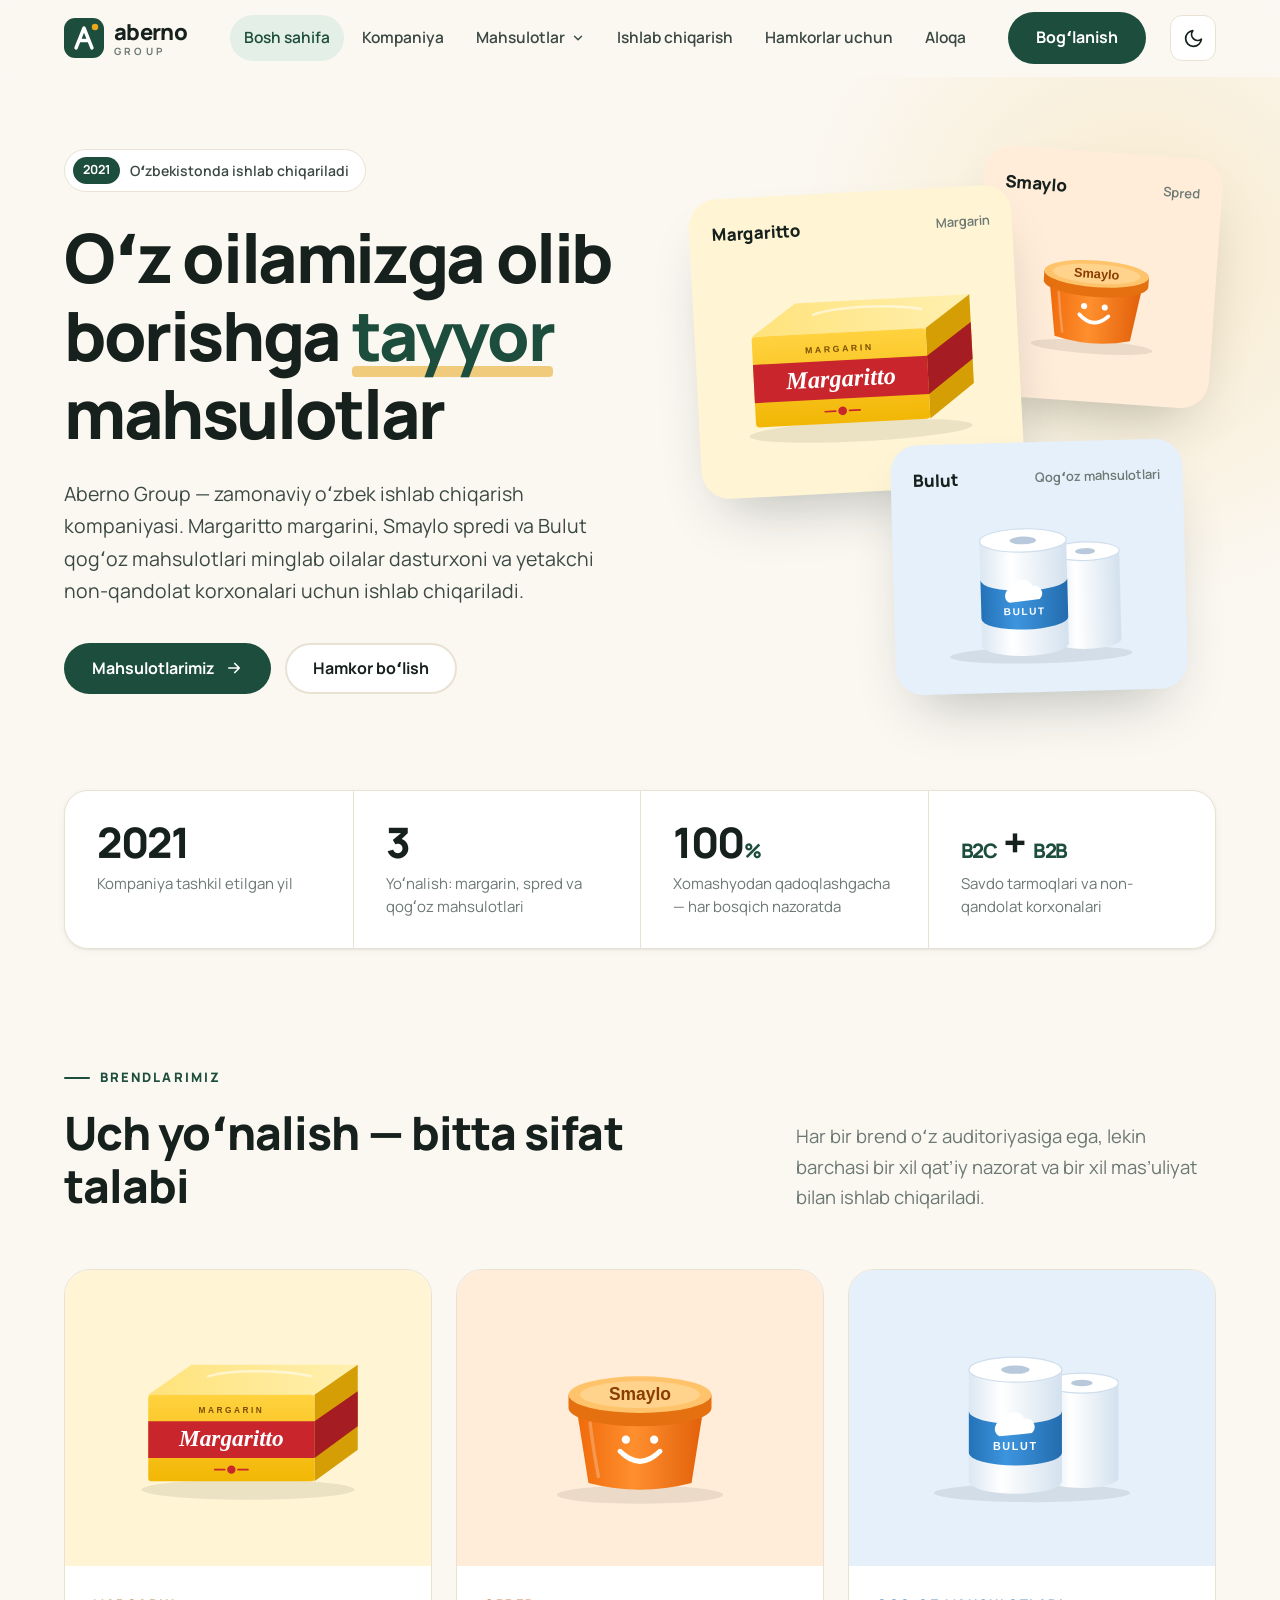
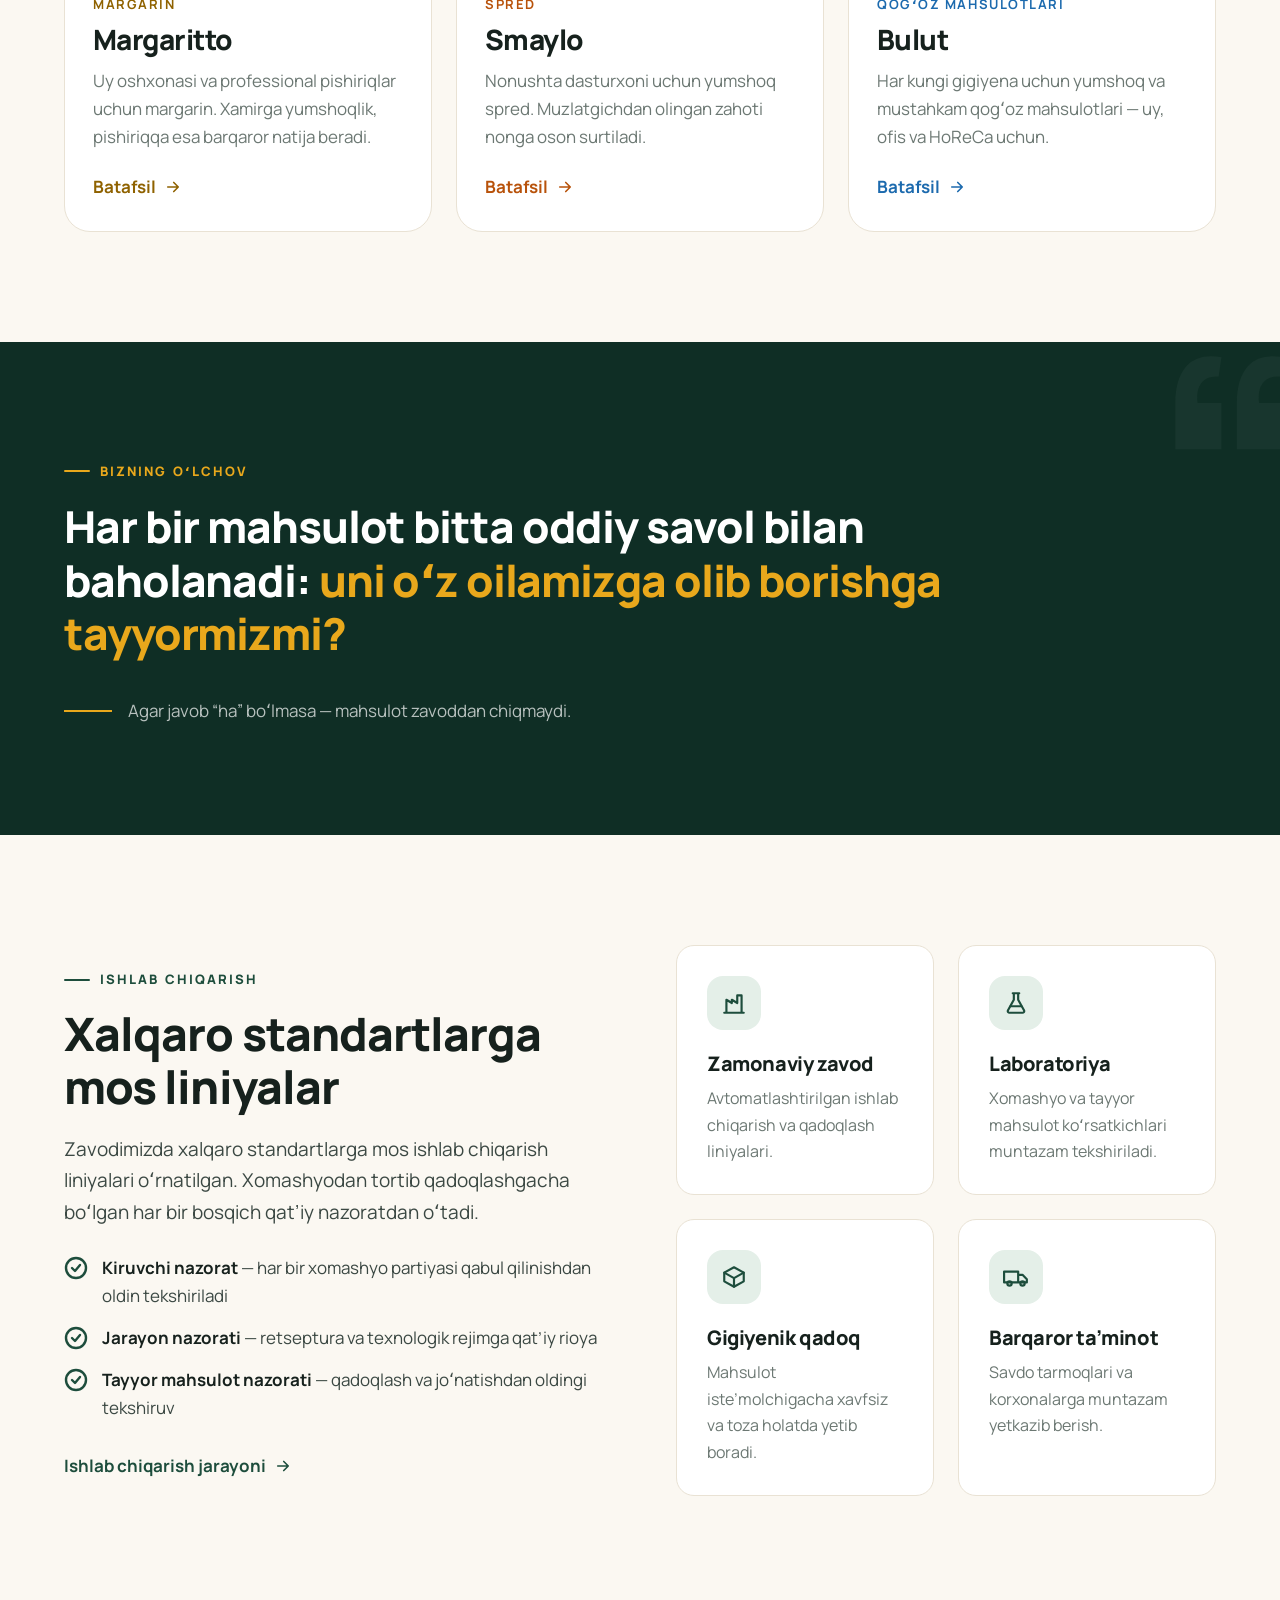
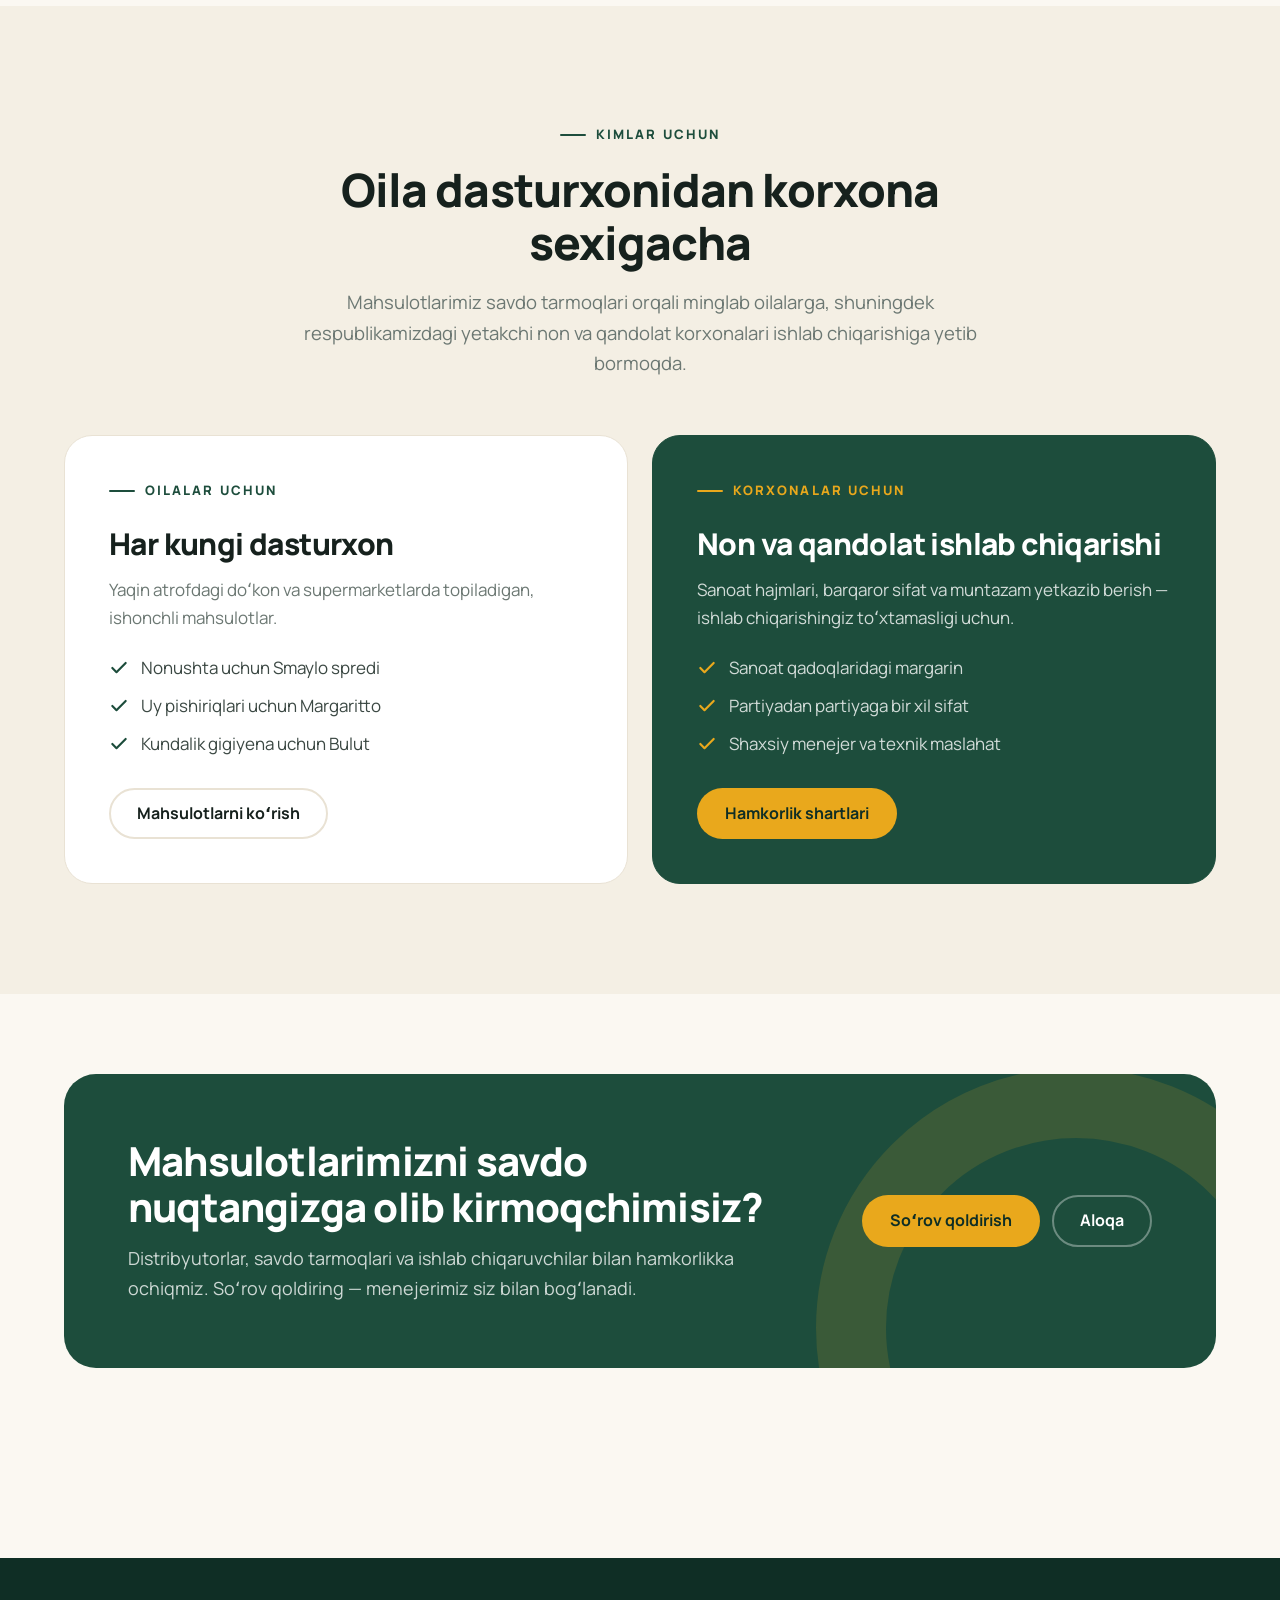
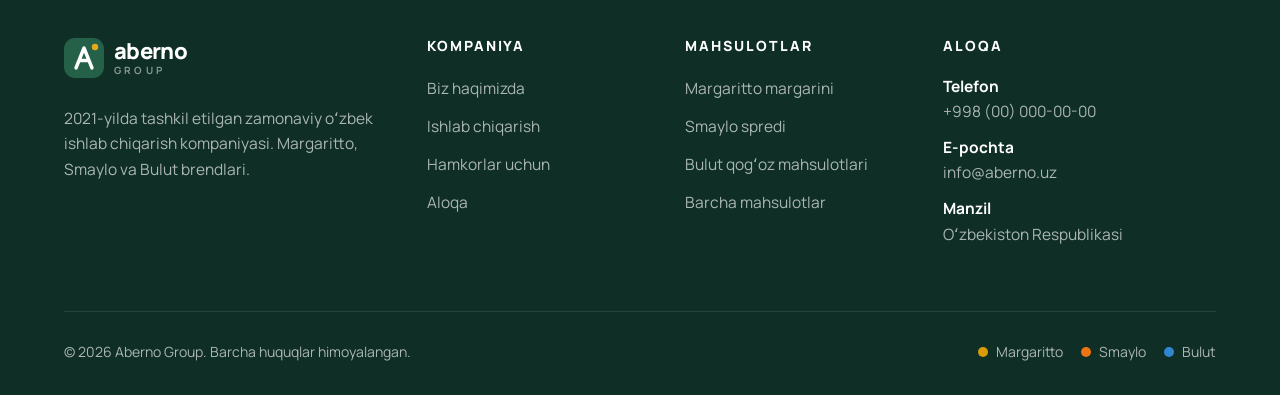
<file: index.html>
<!DOCTYPE html>
<html lang="uz" class="no-js">
<head>
  <meta charset="UTF-8">
  <meta name="viewport" content="width=device-width, initial-scale=1">
  <title>Aberno Group — Margaritto, Smaylo va Bulut ishlab chiqaruvchisi</title>
  <meta name="description" content="Aberno Group — 2021-yilda tashkil etilgan oʻzbek ishlab chiqarish kompaniyasi. Margaritto margarini, Smaylo spredi va Bulut qogʻoz mahsulotlari.">
  <meta property="og:title" content="Aberno Group">
  <meta property="og:description" content="Oʻz oilamizga olib borishga tayyor boʻlgan mahsulotlar.">
  <meta property="og:type" content="website">
  <link rel="icon" href="img/favicon.svg" type="image/svg+xml">
  <link rel="preconnect" href="https://fonts.googleapis.com">
  <link rel="preconnect" href="https://fonts.gstatic.com" crossorigin>
  <link href="https://fonts.googleapis.com/css2?family=Manrope:wght@400;500;600;700;800&display=swap" rel="stylesheet">
  <script>try{var t=localStorage.getItem("theme");if(t!=="light"&&t!=="dark")t=matchMedia("(prefers-color-scheme: dark)").matches?"dark":"light";document.documentElement.setAttribute("data-theme",t)}catch(e){}</script>
  <link rel="stylesheet" href="css/style.css">
</head>
<body>
  <a class="skip-link" href="#main">Asosiy mazmunga oʻtish</a>

  <header class="header">
    <div class="container header__inner">
      <a href="index.html" class="logo" aria-label="Aberno Group — bosh sahifa">
        <svg class="logo__mark" viewBox="0 0 40 40" aria-hidden="true"><rect width="40" height="40" rx="11" fill="#1d4d3c"/><path d="M12 30 L20 10 L28 30 M15.5 22.5 H24.5" stroke="#fff" stroke-width="3.4" fill="none" stroke-linecap="round" stroke-linejoin="round"/><circle cx="31" cy="9" r="3.2" fill="#e9a81c"/></svg>
        <span class="logo__text">aberno<small>group</small></span>
      </a>
      <nav class="nav" id="nav" aria-label="Asosiy menyu">
        <ul class="nav__list">
          <li><a href="index.html" class="nav__link">Bosh sahifa</a></li>
          <li><a href="about.html" class="nav__link">Kompaniya</a></li>
          <li class="nav__item--drop">
            <a href="products.html" class="nav__link">Mahsulotlar <svg class="chev" viewBox="0 0 24 24" fill="none" stroke="currentColor" stroke-width="2.4" stroke-linecap="round" stroke-linejoin="round" aria-hidden="true"><path d="m6 9 6 6 6-6"/></svg></a>
            <ul class="nav__drop">
              <li><a href="margaritto.html"><span class="dot dot--m"></span><span>Margaritto<small>Margarin</small></span></a></li>
              <li><a href="smaylo.html"><span class="dot dot--s"></span><span>Smaylo<small>Spred</small></span></a></li>
              <li><a href="bulut.html"><span class="dot dot--b"></span><span>Bulut<small>Qogʻoz mahsulotlari</small></span></a></li>
            </ul>
          </li>
          <li><a href="production.html" class="nav__link">Ishlab chiqarish</a></li>
          <li><a href="partners.html" class="nav__link">Hamkorlar uchun</a></li>
          <li><a href="contact.html" class="nav__link">Aloqa</a></li>
        </ul>
        <a href="contact.html" class="btn btn--primary nav__cta">Bogʻlanish</a>
      </nav>
      <div class="header__actions">
        <button class="theme-toggle" type="button" aria-pressed="false" aria-label="Qorongʻi rejimga oʻtish" title="Qorongʻi rejim">
          <svg class="icon-moon" viewBox="0 0 24 24" fill="none" stroke="currentColor" stroke-width="2" stroke-linecap="round" stroke-linejoin="round" aria-hidden="true"><path d="M21 12.8A9 9 0 1 1 11.2 3a7 7 0 0 0 9.8 9.8z"/></svg>
          <svg class="icon-sun" viewBox="0 0 24 24" fill="none" stroke="currentColor" stroke-width="2" stroke-linecap="round" stroke-linejoin="round" aria-hidden="true"><circle cx="12" cy="12" r="4"/><path d="M12 2v2M12 20v2M4.9 4.9l1.4 1.4M17.7 17.7l1.4 1.4M2 12h2M20 12h2M4.9 19.1l1.4-1.4M17.7 6.3l1.4-1.4"/></svg>
        </button>
        <button class="burger" type="button" aria-controls="nav" aria-expanded="false" aria-label="Menyuni ochish"><span></span><span></span><span></span></button>
      </div>
    </div>
  </header>

  <main id="main">
    <!-- Hero -->
    <section class="hero">
      <div class="container hero__inner">
        <div>
          <div class="hero__badge reveal"><b>2021</b> Oʻzbekistonda ishlab chiqariladi</div>
          <h1 class="reveal" data-delay="1">Oʻz oilamizga olib borishga <em>tayyor</em> mahsulotlar</h1>
          <p class="hero__text lead reveal" data-delay="2">Aberno Group — zamonaviy oʻzbek ishlab chiqarish kompaniyasi. Margaritto margarini, Smaylo spredi va Bulut qogʻoz mahsulotlari minglab oilalar dasturxoni va yetakchi non-qandolat korxonalari uchun ishlab chiqariladi.</p>
          <div class="hero__actions reveal" data-delay="3">
            <a href="products.html" class="btn btn--primary">Mahsulotlarimiz <svg viewBox="0 0 24 24" fill="none" stroke="currentColor" stroke-width="2.2" stroke-linecap="round" stroke-linejoin="round" aria-hidden="true"><path d="M5 12h14M13 6l6 6-6 6"/></svg></a>
            <a href="partners.html" class="btn btn--ghost">Hamkor boʻlish</a>
          </div>
        </div>
        <div class="hero__visual" aria-hidden="true">
          <a href="smaylo.html" class="hero-card hero-card--s theme-s" tabindex="-1">
            <div class="hero-card__label">Smaylo <span>Spred</span></div>
            <img src="img/smaylo.svg" alt="" width="320" height="240">
          </a>
          <a href="margaritto.html" class="hero-card hero-card--m theme-m" tabindex="-1">
            <div class="hero-card__label">Margaritto <span>Margarin</span></div>
            <img src="img/margaritto.svg" alt="" width="320" height="240">
          </a>
          <a href="bulut.html" class="hero-card hero-card--b theme-b" tabindex="-1">
            <div class="hero-card__label">Bulut <span>Qogʻoz mahsulotlari</span></div>
            <img src="img/bulut.svg" alt="" width="320" height="240">
          </a>
        </div>
      </div>
    </section>

    <!-- Faktlar -->
    <section aria-label="Kompaniya haqida qisqacha">
      <div class="container">
        <div class="facts reveal">
          <div class="fact">
            <div class="fact__num"><span data-count="2021" data-from="2000">2021</span></div>
            <p>Kompaniya tashkil etilgan yil</p>
          </div>
          <div class="fact">
            <div class="fact__num"><span data-count="3">3</span></div>
            <p>Yoʻnalish: margarin, spred va qogʻoz mahsulotlari</p>
          </div>
          <div class="fact">
            <div class="fact__num"><span data-count="100">100</span><small>%</small></div>
            <p>Xomashyodan qadoqlashgacha — har bosqich nazoratda</p>
          </div>
          <div class="fact">
            <div class="fact__num"><small>B2C</small> + <small>B2B</small></div>
            <p>Savdo tarmoqlari va non-qandolat korxonalari</p>
          </div>
        </div>
      </div>
    </section>

    <!-- Brendlar -->
    <section class="section">
      <div class="container">
        <div class="section-head section-head--split">
          <div>
            <span class="eyebrow">Brendlarimiz</span>
            <h2 class="reveal">Uch yoʻnalish — bitta sifat talabi</h2>
          </div>
          <p class="muted reveal" style="max-width:420px">Har bir brend oʻz auditoriyasiga ega, lekin barchasi bir xil qat’iy nazorat va bir xil mas’uliyat bilan ishlab chiqariladi.</p>
        </div>
        <div class="grid grid--3">
          <article class="brand-card theme-m reveal">
            <div class="brand-card__media"><img src="img/margaritto.svg" alt="Margaritto margarini qadogʻi" width="320" height="240" loading="lazy"></div>
            <div class="brand-card__body">
              <span class="brand-card__tag">Margarin</span>
              <h3>Margaritto</h3>
              <p>Uy oshxonasi va professional pishiriqlar uchun margarin. Xamirga yumshoqlik, pishiriqqa esa barqaror natija beradi.</p>
              <a href="margaritto.html" class="link-arrow brand-card__stretch">Batafsil <svg viewBox="0 0 24 24" fill="none" stroke="currentColor" stroke-width="2.2" stroke-linecap="round" stroke-linejoin="round" aria-hidden="true"><path d="M5 12h14M13 6l6 6-6 6"/></svg></a>
            </div>
          </article>
          <article class="brand-card theme-s reveal" data-delay="1">
            <div class="brand-card__media"><img src="img/smaylo.svg" alt="Smaylo spredi idishi" width="320" height="240" loading="lazy"></div>
            <div class="brand-card__body">
              <span class="brand-card__tag">Spred</span>
              <h3>Smaylo</h3>
              <p>Nonushta dasturxoni uchun yumshoq spred. Muzlatgichdan olingan zahoti nonga oson surtiladi.</p>
              <a href="smaylo.html" class="link-arrow brand-card__stretch">Batafsil <svg viewBox="0 0 24 24" fill="none" stroke="currentColor" stroke-width="2.2" stroke-linecap="round" stroke-linejoin="round" aria-hidden="true"><path d="M5 12h14M13 6l6 6-6 6"/></svg></a>
            </div>
          </article>
          <article class="brand-card theme-b reveal" data-delay="2">
            <div class="brand-card__media"><img src="img/bulut.svg" alt="Bulut qogʻoz rulonlari" width="320" height="240" loading="lazy"></div>
            <div class="brand-card__body">
              <span class="brand-card__tag">Qogʻoz mahsulotlari</span>
              <h3>Bulut</h3>
              <p>Har kungi gigiyena uchun yumshoq va mustahkam qogʻoz mahsulotlari — uy, ofis va HoReCa uchun.</p>
              <a href="bulut.html" class="link-arrow brand-card__stretch">Batafsil <svg viewBox="0 0 24 24" fill="none" stroke="currentColor" stroke-width="2.2" stroke-linecap="round" stroke-linejoin="round" aria-hidden="true"><path d="M5 12h14M13 6l6 6-6 6"/></svg></a>
            </div>
          </article>
        </div>
      </div>
    </section>

    <!-- O'lchov -->
    <section class="section section--dark measure">
      <span class="measure__mark" aria-hidden="true">“</span>
      <div class="container">
        <span class="eyebrow">Bizning oʻlchov</span>
        <p class="measure__quote reveal">Har bir mahsulot bitta oddiy savol bilan baholanadi: <span>uni oʻz oilamizga olib borishga tayyormizmi?</span></p>
        <div class="measure__foot reveal">Agar javob “ha” boʻlmasa — mahsulot zavoddan chiqmaydi.</div>
      </div>
    </section>

    <!-- Ishlab chiqarish qisqacha -->
    <section class="section">
      <div class="container split">
        <div>
          <span class="eyebrow">Ishlab chiqarish</span>
          <h2 class="reveal" style="font-size:clamp(30px,4vw,46px)">Xalqaro standartlarga mos liniyalar</h2>
          <p class="lead reveal" style="margin-top:20px">Zavodimizda xalqaro standartlarga mos ishlab chiqarish liniyalari oʻrnatilgan. Xomashyodan tortib qadoqlashgacha boʻlgan har bir bosqich qat’iy nazoratdan oʻtadi.</p>
          <ul class="checklist reveal">
            <li><svg viewBox="0 0 24 24" fill="none" stroke="currentColor" stroke-width="2.4" stroke-linecap="round" stroke-linejoin="round" aria-hidden="true"><circle cx="12" cy="12" r="10"/><path d="m8 12 3 3 5-6"/></svg><span><b>Kiruvchi nazorat</b> — har bir xomashyo partiyasi qabul qilinishdan oldin tekshiriladi</span></li>
            <li><svg viewBox="0 0 24 24" fill="none" stroke="currentColor" stroke-width="2.4" stroke-linecap="round" stroke-linejoin="round" aria-hidden="true"><circle cx="12" cy="12" r="10"/><path d="m8 12 3 3 5-6"/></svg><span><b>Jarayon nazorati</b> — retseptura va texnologik rejimga qat’iy rioya</span></li>
            <li><svg viewBox="0 0 24 24" fill="none" stroke="currentColor" stroke-width="2.4" stroke-linecap="round" stroke-linejoin="round" aria-hidden="true"><circle cx="12" cy="12" r="10"/><path d="m8 12 3 3 5-6"/></svg><span><b>Tayyor mahsulot nazorati</b> — qadoqlash va joʻnatishdan oldingi tekshiruv</span></li>
          </ul>
          <a href="production.html" class="link-arrow reveal" style="margin-top:30px">Ishlab chiqarish jarayoni <svg viewBox="0 0 24 24" fill="none" stroke="currentColor" stroke-width="2.2" stroke-linecap="round" stroke-linejoin="round" aria-hidden="true"><path d="M5 12h14M13 6l6 6-6 6"/></svg></a>
        </div>
        <div class="grid grid--2">
          <div class="feature reveal">
            <div class="feature__icon"><svg viewBox="0 0 24 24" fill="none" stroke="currentColor" stroke-width="2" stroke-linecap="round" stroke-linejoin="round" aria-hidden="true"><path d="M3 21h18M5 21V9l5 3V9l5 3V5h4v16"/></svg></div>
            <h3>Zamonaviy zavod</h3>
            <p>Avtomatlashtirilgan ishlab chiqarish va qadoqlash liniyalari.</p>
          </div>
          <div class="feature reveal" data-delay="1">
            <div class="feature__icon"><svg viewBox="0 0 24 24" fill="none" stroke="currentColor" stroke-width="2" stroke-linecap="round" stroke-linejoin="round" aria-hidden="true"><path d="M9 3h6M10 3v6L4.5 19A1.5 1.5 0 0 0 6 21h12a1.5 1.5 0 0 0 1.5-2L14 9V3"/><path d="M7 15h10"/></svg></div>
            <h3>Laboratoriya</h3>
            <p>Xomashyo va tayyor mahsulot koʻrsatkichlari muntazam tekshiriladi.</p>
          </div>
          <div class="feature reveal" data-delay="2">
            <div class="feature__icon"><svg viewBox="0 0 24 24" fill="none" stroke="currentColor" stroke-width="2" stroke-linecap="round" stroke-linejoin="round" aria-hidden="true"><path d="M21 8 12 3 3 8v8l9 5 9-5z"/><path d="m3 8 9 5 9-5M12 13v8"/></svg></div>
            <h3>Gigiyenik qadoq</h3>
            <p>Mahsulot iste’molchigacha xavfsiz va toza holatda yetib boradi.</p>
          </div>
          <div class="feature reveal" data-delay="3">
            <div class="feature__icon"><svg viewBox="0 0 24 24" fill="none" stroke="currentColor" stroke-width="2" stroke-linecap="round" stroke-linejoin="round" aria-hidden="true"><path d="M1 7h13v10H1zM14 10h4l4 4v3h-8"/><circle cx="6" cy="18" r="2"/><circle cx="18" cy="18" r="2"/></svg></div>
            <h3>Barqaror ta’minot</h3>
            <p>Savdo tarmoqlari va korxonalarga muntazam yetkazib berish.</p>
          </div>
        </div>
      </div>
    </section>

    <!-- Auditoriya -->
    <section class="section section--alt">
      <div class="container">
        <div class="section-head section-head--center">
          <span class="eyebrow">Kimlar uchun</span>
          <h2 class="reveal">Oila dasturxonidan korxona sexigacha</h2>
          <p class="reveal">Mahsulotlarimiz savdo tarmoqlari orqali minglab oilalarga, shuningdek respublikamizdagi yetakchi non va qandolat korxonalari ishlab chiqarishiga yetib bormoqda.</p>
        </div>
        <div class="grid grid--2">
          <article class="audience reveal">
            <span class="eyebrow">Oilalar uchun</span>
            <h3>Har kungi dasturxon</h3>
            <p class="muted">Yaqin atrofdagi doʻkon va supermarketlarda topiladigan, ishonchli mahsulotlar.</p>
            <ul>
              <li><svg viewBox="0 0 24 24" fill="none" stroke="currentColor" stroke-width="2.6" stroke-linecap="round" stroke-linejoin="round" aria-hidden="true"><path d="M20 6 9 17l-5-5"/></svg>Nonushta uchun Smaylo spredi</li>
              <li><svg viewBox="0 0 24 24" fill="none" stroke="currentColor" stroke-width="2.6" stroke-linecap="round" stroke-linejoin="round" aria-hidden="true"><path d="M20 6 9 17l-5-5"/></svg>Uy pishiriqlari uchun Margaritto</li>
              <li><svg viewBox="0 0 24 24" fill="none" stroke="currentColor" stroke-width="2.6" stroke-linecap="round" stroke-linejoin="round" aria-hidden="true"><path d="M20 6 9 17l-5-5"/></svg>Kundalik gigiyena uchun Bulut</li>
            </ul>
            <a href="products.html" class="btn btn--ghost">Mahsulotlarni koʻrish</a>
          </article>
          <article class="audience audience--dark reveal" data-delay="1">
            <span class="eyebrow">Korxonalar uchun</span>
            <h3>Non va qandolat ishlab chiqarishi</h3>
            <p>Sanoat hajmlari, barqaror sifat va muntazam yetkazib berish — ishlab chiqarishingiz toʻxtamasligi uchun.</p>
            <ul>
              <li><svg viewBox="0 0 24 24" fill="none" stroke="currentColor" stroke-width="2.6" stroke-linecap="round" stroke-linejoin="round" aria-hidden="true"><path d="M20 6 9 17l-5-5"/></svg>Sanoat qadoqlaridagi margarin</li>
              <li><svg viewBox="0 0 24 24" fill="none" stroke="currentColor" stroke-width="2.6" stroke-linecap="round" stroke-linejoin="round" aria-hidden="true"><path d="M20 6 9 17l-5-5"/></svg>Partiyadan partiyaga bir xil sifat</li>
              <li><svg viewBox="0 0 24 24" fill="none" stroke="currentColor" stroke-width="2.6" stroke-linecap="round" stroke-linejoin="round" aria-hidden="true"><path d="M20 6 9 17l-5-5"/></svg>Shaxsiy menejer va texnik maslahat</li>
            </ul>
            <a href="partners.html" class="btn btn--gold">Hamkorlik shartlari</a>
          </article>
        </div>
      </div>
    </section>

    <!-- CTA -->
    <section class="section section--tight">
      <div class="container">
        <div class="cta reveal">
          <div>
            <h2>Mahsulotlarimizni savdo nuqtangizga olib kirmoqchimisiz?</h2>
            <p>Distribyutorlar, savdo tarmoqlari va ishlab chiqaruvchilar bilan hamkorlikka ochiqmiz. Soʻrov qoldiring — menejerimiz siz bilan bogʻlanadi.</p>
          </div>
          <div class="cta__actions">
            <a href="partners.html" class="btn btn--gold">Soʻrov qoldirish</a>
            <a href="contact.html" class="btn btn--light">Aloqa</a>
          </div>
        </div>
      </div>
    </section>
  </main>

  <footer class="footer">
    <div class="container">
      <div class="footer__grid">
        <div>
          <a href="index.html" class="logo" aria-label="Aberno Group — bosh sahifa">
            <svg class="logo__mark" viewBox="0 0 40 40" aria-hidden="true"><rect width="40" height="40" rx="11" fill="#256149"/><path d="M12 30 L20 10 L28 30 M15.5 22.5 H24.5" stroke="#fff" stroke-width="3.4" fill="none" stroke-linecap="round" stroke-linejoin="round"/><circle cx="31" cy="9" r="3.2" fill="#e9a81c"/></svg>
            <span class="logo__text">aberno<small>group</small></span>
          </a>
          <p class="footer__about">2021-yilda tashkil etilgan zamonaviy oʻzbek ishlab chiqarish kompaniyasi. Margaritto, Smaylo va Bulut brendlari.</p>
        </div>
        <div>
          <h4>Kompaniya</h4>
          <ul>
            <li><a href="about.html">Biz haqimizda</a></li>
            <li><a href="production.html">Ishlab chiqarish</a></li>
            <li><a href="partners.html">Hamkorlar uchun</a></li>
            <li><a href="contact.html">Aloqa</a></li>
          </ul>
        </div>
        <div>
          <h4>Mahsulotlar</h4>
          <ul>
            <li><a href="margaritto.html">Margaritto margarini</a></li>
            <li><a href="smaylo.html">Smaylo spredi</a></li>
            <li><a href="bulut.html">Bulut qogʻoz mahsulotlari</a></li>
            <li><a href="products.html">Barcha mahsulotlar</a></li>
          </ul>
        </div>
        <div>
          <h4>Aloqa</h4>
          <ul class="footer__contact">
            <li><b>Telefon</b><a href="tel:+998000000000">+998 (00) 000-00-00</a></li>
            <li><b>E-pochta</b><a href="mailto:info@aberno.uz">info@aberno.uz</a></li>
            <li><b>Manzil</b>Oʻzbekiston Respublikasi</li>
          </ul>
        </div>
      </div>
      <div class="footer__bottom">
        <span>© <span data-year>2026</span> Aberno Group. Barcha huquqlar himoyalangan.</span>
        <div class="footer__brands"><span><i class="dot dot--m"></i>Margaritto</span><span><i class="dot dot--s"></i>Smaylo</span><span><i class="dot dot--b"></i>Bulut</span></div>
      </div>
    </div>
  </footer>

  <button class="to-top" type="button" aria-label="Sahifa boshiga qaytish"><svg viewBox="0 0 24 24" fill="none" stroke="currentColor" stroke-width="2.4" stroke-linecap="round" stroke-linejoin="round" aria-hidden="true"><path d="M12 19V5M6 11l6-6 6 6"/></svg></button>

  <script src="js/main.js"></script>
</body>
</html>
</file>
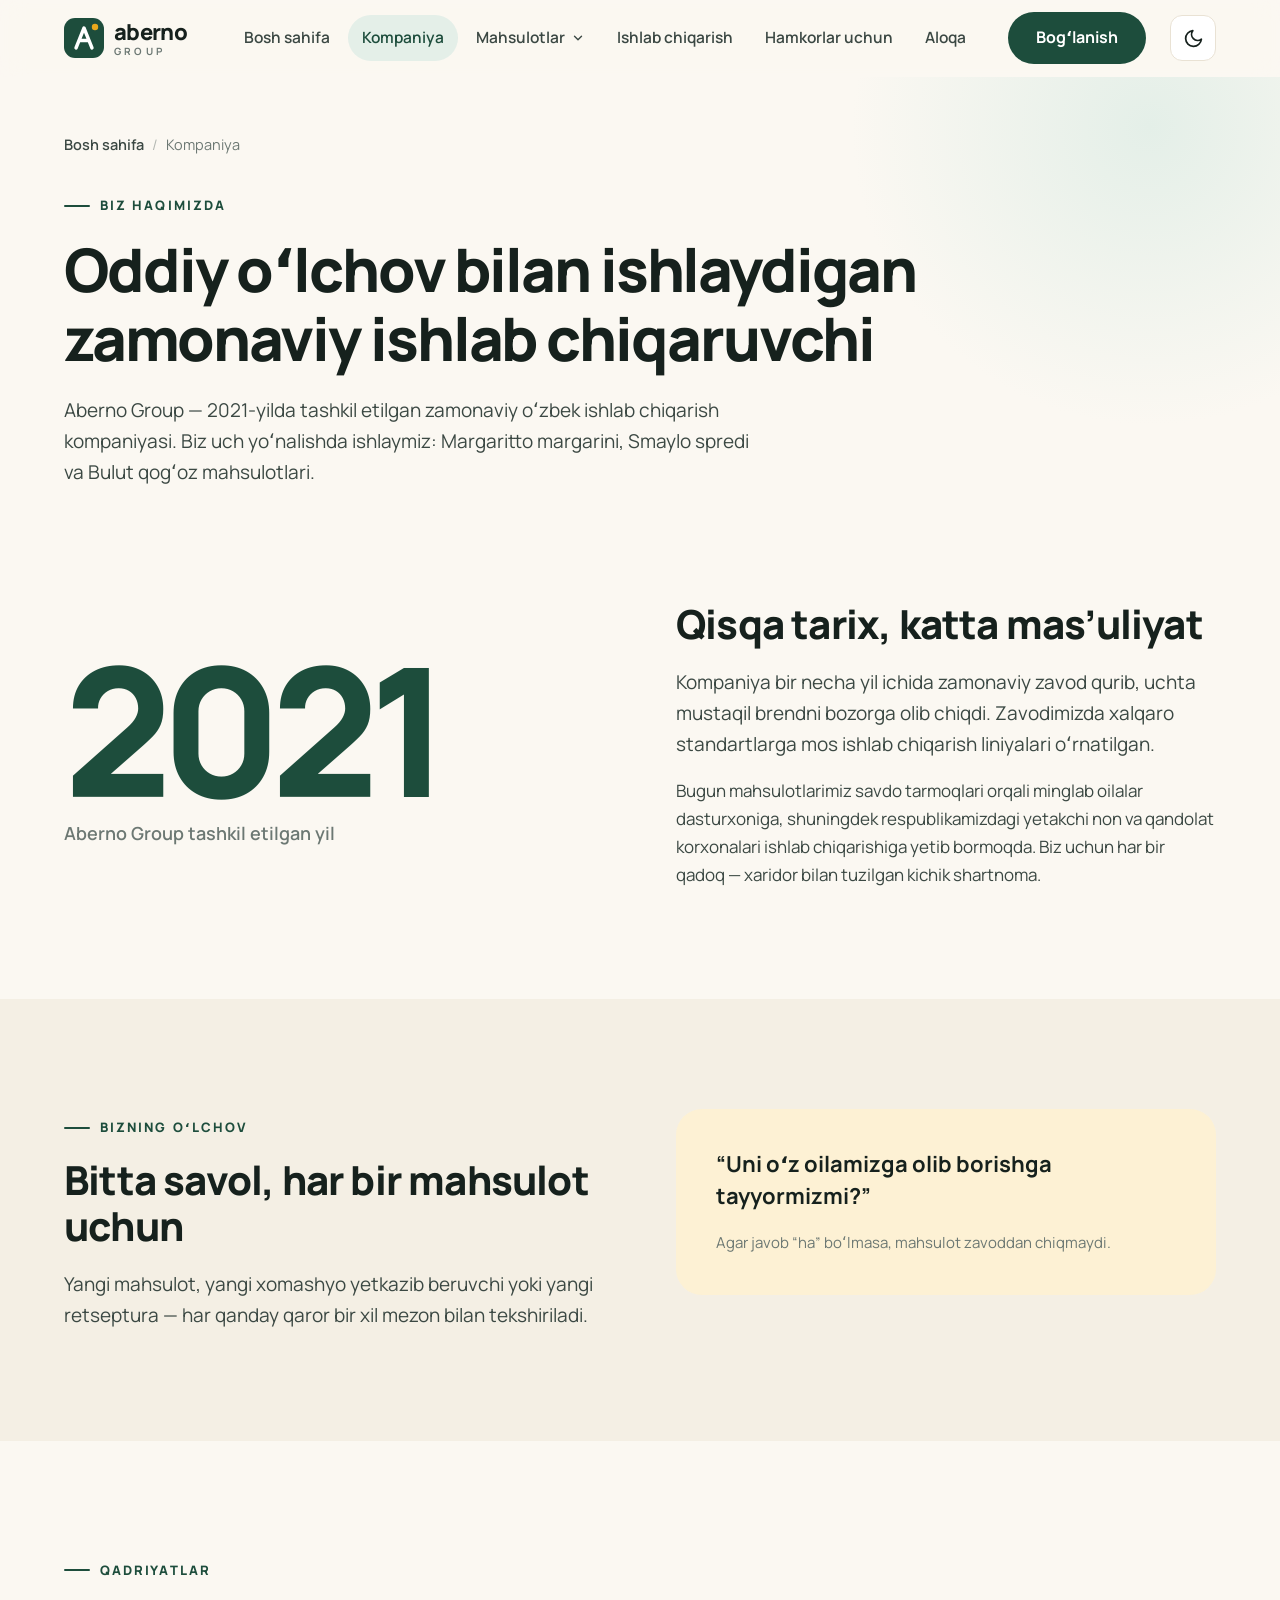
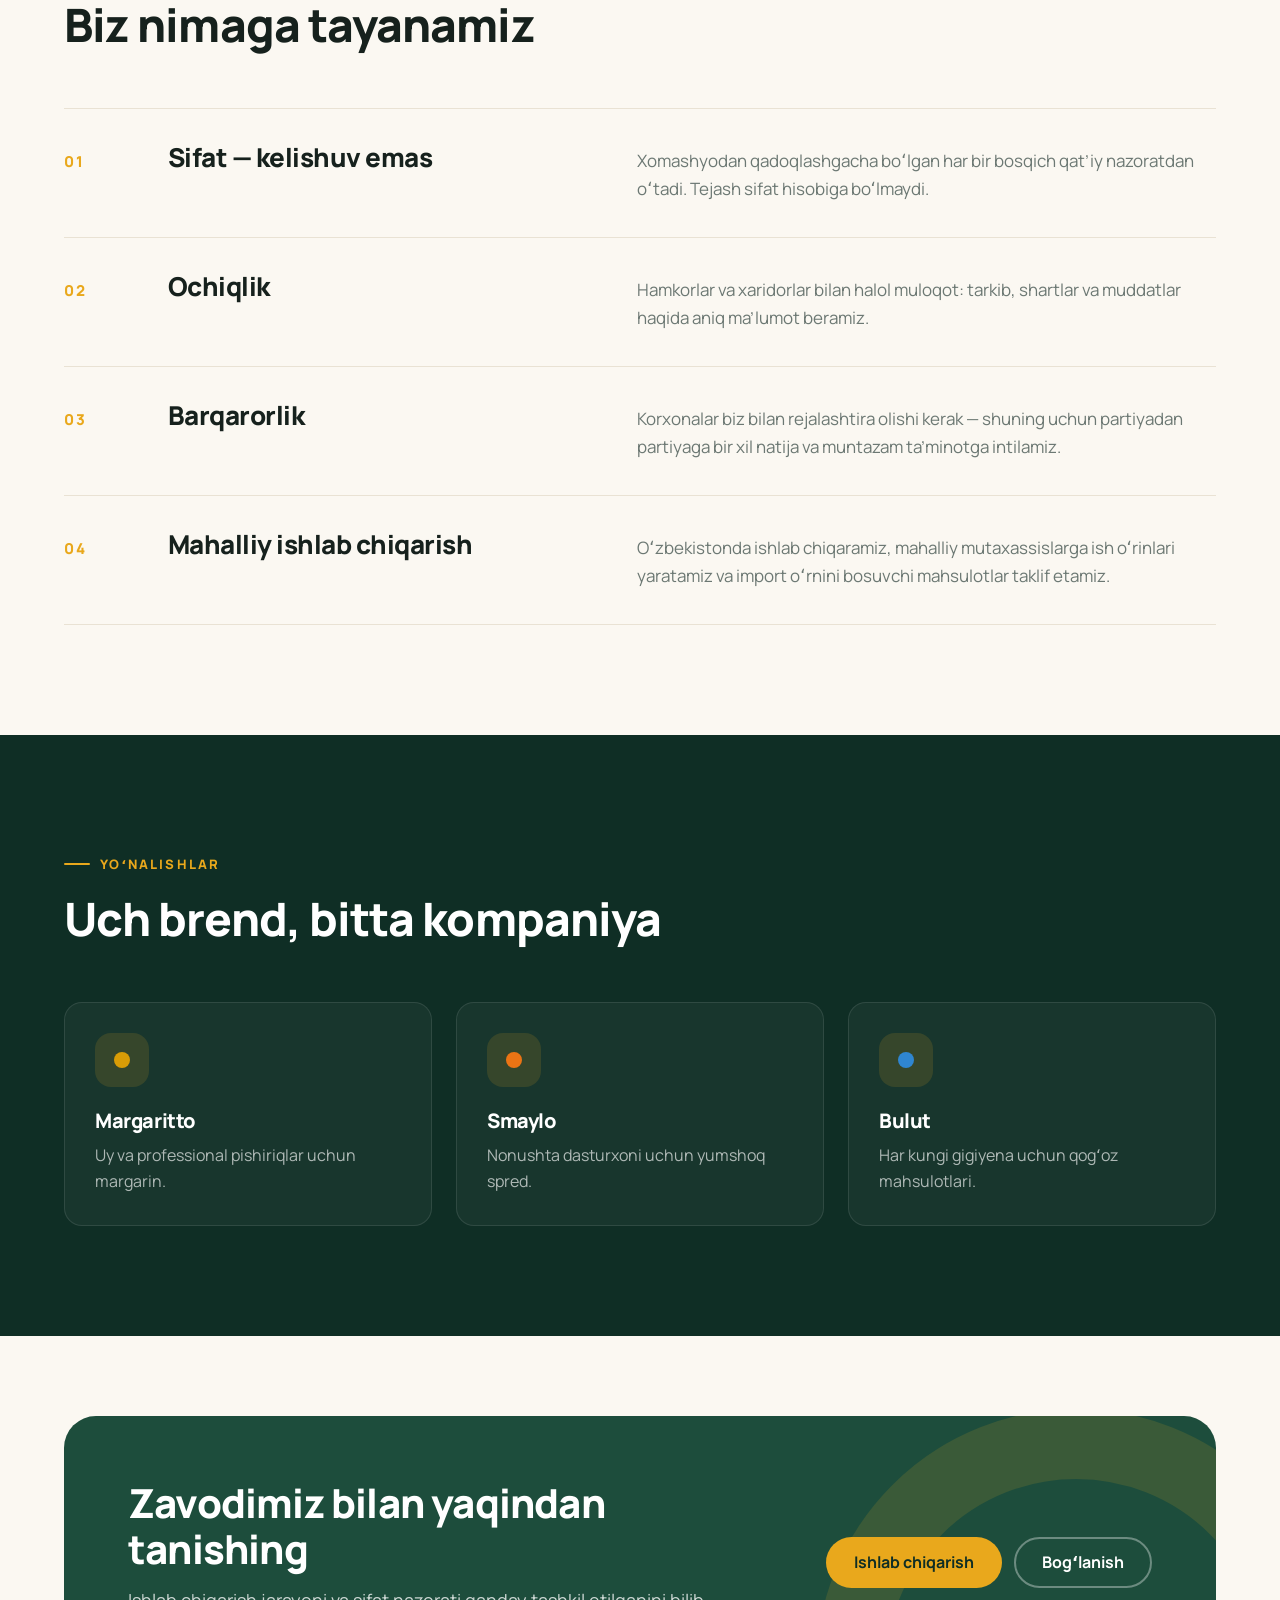
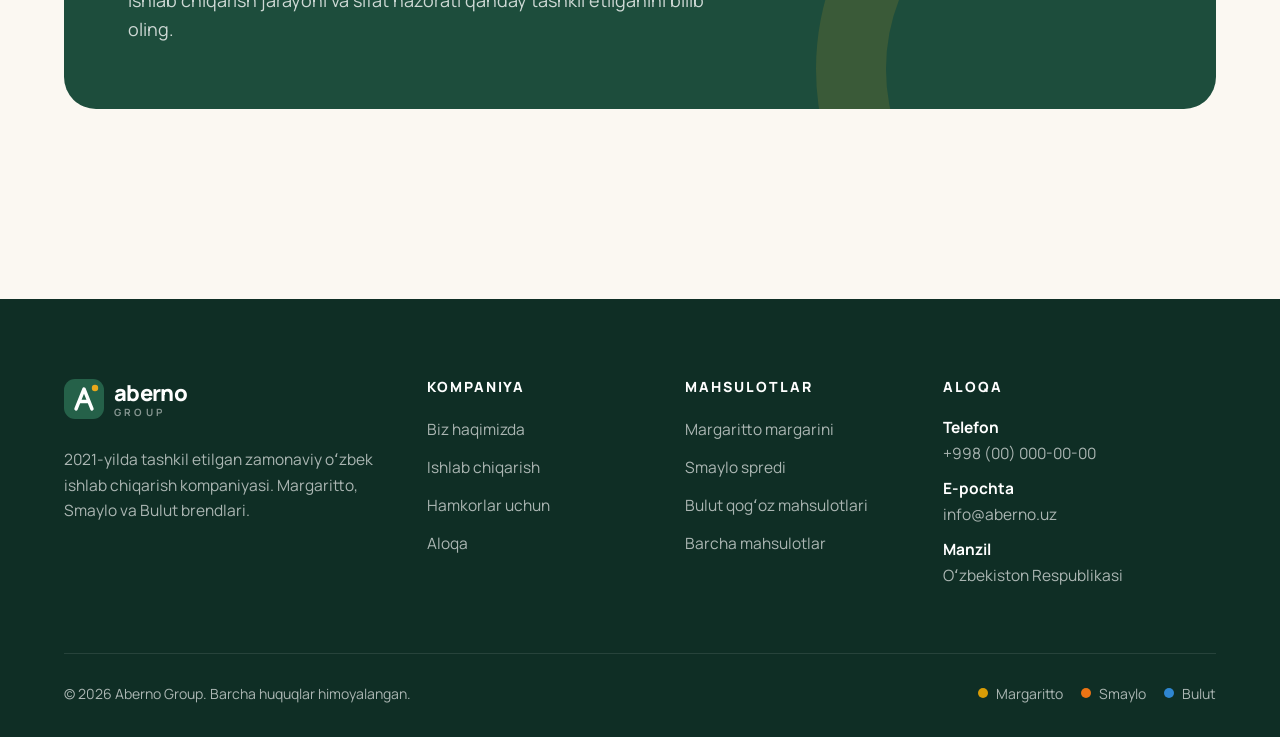
<file: about.html>
<!DOCTYPE html>
<html lang="uz" class="no-js">
<head>
  <meta charset="UTF-8">
  <meta name="viewport" content="width=device-width, initial-scale=1">
  <title>Kompaniya haqida — Aberno Group</title>
  <meta name="description" content="Aberno Group 2021-yilda tashkil etilgan. Kompaniyaning tarixi, qadriyatlari va sifat oʻlchovi haqida.">
  <link rel="icon" href="img/favicon.svg" type="image/svg+xml">
  <link rel="preconnect" href="https://fonts.googleapis.com">
  <link rel="preconnect" href="https://fonts.gstatic.com" crossorigin>
  <link href="https://fonts.googleapis.com/css2?family=Manrope:wght@400;500;600;700;800&display=swap" rel="stylesheet">
  <script>try{var t=localStorage.getItem("theme");if(t!=="light"&&t!=="dark")t=matchMedia("(prefers-color-scheme: dark)").matches?"dark":"light";document.documentElement.setAttribute("data-theme",t)}catch(e){}</script>
  <link rel="stylesheet" href="css/style.css">
</head>
<body>
  <a class="skip-link" href="#main">Asosiy mazmunga oʻtish</a>

  <header class="header">
    <div class="container header__inner">
      <a href="index.html" class="logo" aria-label="Aberno Group — bosh sahifa">
        <svg class="logo__mark" viewBox="0 0 40 40" aria-hidden="true"><rect width="40" height="40" rx="11" fill="#1d4d3c"/><path d="M12 30 L20 10 L28 30 M15.5 22.5 H24.5" stroke="#fff" stroke-width="3.4" fill="none" stroke-linecap="round" stroke-linejoin="round"/><circle cx="31" cy="9" r="3.2" fill="#e9a81c"/></svg>
        <span class="logo__text">aberno<small>group</small></span>
      </a>
      <nav class="nav" id="nav" aria-label="Asosiy menyu">
        <ul class="nav__list">
          <li><a href="index.html" class="nav__link">Bosh sahifa</a></li>
          <li><a href="about.html" class="nav__link">Kompaniya</a></li>
          <li class="nav__item--drop">
            <a href="products.html" class="nav__link">Mahsulotlar <svg class="chev" viewBox="0 0 24 24" fill="none" stroke="currentColor" stroke-width="2.4" stroke-linecap="round" stroke-linejoin="round" aria-hidden="true"><path d="m6 9 6 6 6-6"/></svg></a>
            <ul class="nav__drop">
              <li><a href="margaritto.html"><span class="dot dot--m"></span><span>Margaritto<small>Margarin</small></span></a></li>
              <li><a href="smaylo.html"><span class="dot dot--s"></span><span>Smaylo<small>Spred</small></span></a></li>
              <li><a href="bulut.html"><span class="dot dot--b"></span><span>Bulut<small>Qogʻoz mahsulotlari</small></span></a></li>
            </ul>
          </li>
          <li><a href="production.html" class="nav__link">Ishlab chiqarish</a></li>
          <li><a href="partners.html" class="nav__link">Hamkorlar uchun</a></li>
          <li><a href="contact.html" class="nav__link">Aloqa</a></li>
        </ul>
        <a href="contact.html" class="btn btn--primary nav__cta">Bogʻlanish</a>
      </nav>
      <div class="header__actions">
        <button class="theme-toggle" type="button" aria-pressed="false" aria-label="Qorongʻi rejimga oʻtish" title="Qorongʻi rejim">
          <svg class="icon-moon" viewBox="0 0 24 24" fill="none" stroke="currentColor" stroke-width="2" stroke-linecap="round" stroke-linejoin="round" aria-hidden="true"><path d="M21 12.8A9 9 0 1 1 11.2 3a7 7 0 0 0 9.8 9.8z"/></svg>
          <svg class="icon-sun" viewBox="0 0 24 24" fill="none" stroke="currentColor" stroke-width="2" stroke-linecap="round" stroke-linejoin="round" aria-hidden="true"><circle cx="12" cy="12" r="4"/><path d="M12 2v2M12 20v2M4.9 4.9l1.4 1.4M17.7 17.7l1.4 1.4M2 12h2M20 12h2M4.9 19.1l1.4-1.4M17.7 6.3l1.4-1.4"/></svg>
        </button>
        <button class="burger" type="button" aria-controls="nav" aria-expanded="false" aria-label="Menyuni ochish"><span></span><span></span><span></span></button>
      </div>
    </div>
  </header>

  <main id="main">
    <section class="page-hero">
      <div class="container">
        <nav class="breadcrumbs" aria-label="Sahifa yoʻli"><a href="index.html">Bosh sahifa</a><span aria-hidden="true">/</span><span>Kompaniya</span></nav>
        <span class="eyebrow">Biz haqimizda</span>
        <h1 class="reveal">Oddiy oʻlchov bilan ishlaydigan zamonaviy ishlab chiqaruvchi</h1>
        <p class="lead reveal" data-delay="1">Aberno Group — 2021-yilda tashkil etilgan zamonaviy oʻzbek ishlab chiqarish kompaniyasi. Biz uch yoʻnalishda ishlaymiz: Margaritto margarini, Smaylo spredi va Bulut qogʻoz mahsulotlari.</p>
      </div>
    </section>

    <section class="section" style="padding-top:40px">
      <div class="container split">
        <div class="reveal">
          <div class="big-number">2021<small>Aberno Group tashkil etilgan yil</small></div>
        </div>
        <div>
          <h2 class="reveal" style="font-size:clamp(28px,3.4vw,40px)">Qisqa tarix, katta mas’uliyat</h2>
          <p class="lead reveal" style="margin-top:20px">Kompaniya bir necha yil ichida zamonaviy zavod qurib, uchta mustaqil brendni bozorga olib chiqdi. Zavodimizda xalqaro standartlarga mos ishlab chiqarish liniyalari oʻrnatilgan.</p>
          <p class="reveal" style="margin-top:16px">Bugun mahsulotlarimiz savdo tarmoqlari orqali minglab oilalar dasturxoniga, shuningdek respublikamizdagi yetakchi non va qandolat korxonalari ishlab chiqarishiga yetib bormoqda. Biz uchun har bir qadoq — xaridor bilan tuzilgan kichik shartnoma.</p>
        </div>
      </div>
    </section>

    <section class="section section--alt">
      <div class="container split split--top">
        <div>
          <span class="eyebrow">Bizning oʻlchov</span>
          <h2 class="reveal" style="font-size:clamp(28px,3.4vw,40px)">Bitta savol, har bir mahsulot uchun</h2>
          <p class="lead reveal" style="margin-top:20px">Yangi mahsulot, yangi xomashyo yetkazib beruvchi yoki yangi retseptura — har qanday qaror bir xil mezon bilan tekshiriladi.</p>
        </div>
        <div class="quote-card reveal" data-delay="1">
          <p>“Uni oʻz oilamizga olib borishga tayyormizmi?”</p>
          <span>Agar javob “ha” boʻlmasa, mahsulot zavoddan chiqmaydi.</span>
        </div>
      </div>
    </section>

    <section class="section">
      <div class="container">
        <div class="section-head">
          <span class="eyebrow">Qadriyatlar</span>
          <h2 class="reveal">Biz nimaga tayanamiz</h2>
        </div>
        <div>
          <div class="value reveal">
            <span class="value__num">01</span>
            <h3>Sifat — kelishuv emas</h3>
            <p>Xomashyodan qadoqlashgacha boʻlgan har bir bosqich qat’iy nazoratdan oʻtadi. Tejash sifat hisobiga boʻlmaydi.</p>
          </div>
          <div class="value reveal">
            <span class="value__num">02</span>
            <h3>Ochiqlik</h3>
            <p>Hamkorlar va xaridorlar bilan halol muloqot: tarkib, shartlar va muddatlar haqida aniq ma’lumot beramiz.</p>
          </div>
          <div class="value reveal">
            <span class="value__num">03</span>
            <h3>Barqarorlik</h3>
            <p>Korxonalar biz bilan rejalashtira olishi kerak — shuning uchun partiyadan partiyaga bir xil natija va muntazam ta’minotga intilamiz.</p>
          </div>
          <div class="value reveal">
            <span class="value__num">04</span>
            <h3>Mahalliy ishlab chiqarish</h3>
            <p>Oʻzbekistonda ishlab chiqaramiz, mahalliy mutaxassislarga ish oʻrinlari yaratamiz va import oʻrnini bosuvchi mahsulotlar taklif etamiz.</p>
          </div>
        </div>
      </div>
    </section>

    <section class="section section--dark">
      <div class="container">
        <div class="section-head">
          <span class="eyebrow">Yoʻnalishlar</span>
          <h2 class="reveal">Uch brend, bitta kompaniya</h2>
        </div>
        <div class="grid grid--3">
          <a href="margaritto.html" class="feature reveal">
            <div class="feature__icon"><span class="dot dot--m" style="width:16px;height:16px"></span></div>
            <h3>Margaritto</h3>
            <p>Uy va professional pishiriqlar uchun margarin.</p>
          </a>
          <a href="smaylo.html" class="feature reveal" data-delay="1">
            <div class="feature__icon"><span class="dot dot--s" style="width:16px;height:16px"></span></div>
            <h3>Smaylo</h3>
            <p>Nonushta dasturxoni uchun yumshoq spred.</p>
          </a>
          <a href="bulut.html" class="feature reveal" data-delay="2">
            <div class="feature__icon"><span class="dot dot--b" style="width:16px;height:16px"></span></div>
            <h3>Bulut</h3>
            <p>Har kungi gigiyena uchun qogʻoz mahsulotlari.</p>
          </a>
        </div>
      </div>
    </section>

    <section class="section section--tight">
      <div class="container">
        <div class="cta reveal">
          <div>
            <h2>Zavodimiz bilan yaqindan tanishing</h2>
            <p>Ishlab chiqarish jarayoni va sifat nazorati qanday tashkil etilganini bilib oling.</p>
          </div>
          <div class="cta__actions">
            <a href="production.html" class="btn btn--gold">Ishlab chiqarish</a>
            <a href="contact.html" class="btn btn--light">Bogʻlanish</a>
          </div>
        </div>
      </div>
    </section>
  </main>

  <footer class="footer">
    <div class="container">
      <div class="footer__grid">
        <div>
          <a href="index.html" class="logo" aria-label="Aberno Group — bosh sahifa">
            <svg class="logo__mark" viewBox="0 0 40 40" aria-hidden="true"><rect width="40" height="40" rx="11" fill="#256149"/><path d="M12 30 L20 10 L28 30 M15.5 22.5 H24.5" stroke="#fff" stroke-width="3.4" fill="none" stroke-linecap="round" stroke-linejoin="round"/><circle cx="31" cy="9" r="3.2" fill="#e9a81c"/></svg>
            <span class="logo__text">aberno<small>group</small></span>
          </a>
          <p class="footer__about">2021-yilda tashkil etilgan zamonaviy oʻzbek ishlab chiqarish kompaniyasi. Margaritto, Smaylo va Bulut brendlari.</p>
        </div>
        <div>
          <h4>Kompaniya</h4>
          <ul>
            <li><a href="about.html">Biz haqimizda</a></li>
            <li><a href="production.html">Ishlab chiqarish</a></li>
            <li><a href="partners.html">Hamkorlar uchun</a></li>
            <li><a href="contact.html">Aloqa</a></li>
          </ul>
        </div>
        <div>
          <h4>Mahsulotlar</h4>
          <ul>
            <li><a href="margaritto.html">Margaritto margarini</a></li>
            <li><a href="smaylo.html">Smaylo spredi</a></li>
            <li><a href="bulut.html">Bulut qogʻoz mahsulotlari</a></li>
            <li><a href="products.html">Barcha mahsulotlar</a></li>
          </ul>
        </div>
        <div>
          <h4>Aloqa</h4>
          <ul class="footer__contact">
            <li><b>Telefon</b><a href="tel:+998000000000">+998 (00) 000-00-00</a></li>
            <li><b>E-pochta</b><a href="mailto:info@aberno.uz">info@aberno.uz</a></li>
            <li><b>Manzil</b>Oʻzbekiston Respublikasi</li>
          </ul>
        </div>
      </div>
      <div class="footer__bottom">
        <span>© <span data-year>2026</span> Aberno Group. Barcha huquqlar himoyalangan.</span>
        <div class="footer__brands"><span><i class="dot dot--m"></i>Margaritto</span><span><i class="dot dot--s"></i>Smaylo</span><span><i class="dot dot--b"></i>Bulut</span></div>
      </div>
    </div>
  </footer>

  <button class="to-top" type="button" aria-label="Sahifa boshiga qaytish"><svg viewBox="0 0 24 24" fill="none" stroke="currentColor" stroke-width="2.4" stroke-linecap="round" stroke-linejoin="round" aria-hidden="true"><path d="M12 19V5M6 11l6-6 6 6"/></svg></button>

  <script src="js/main.js"></script>
</body>
</html>
</file>
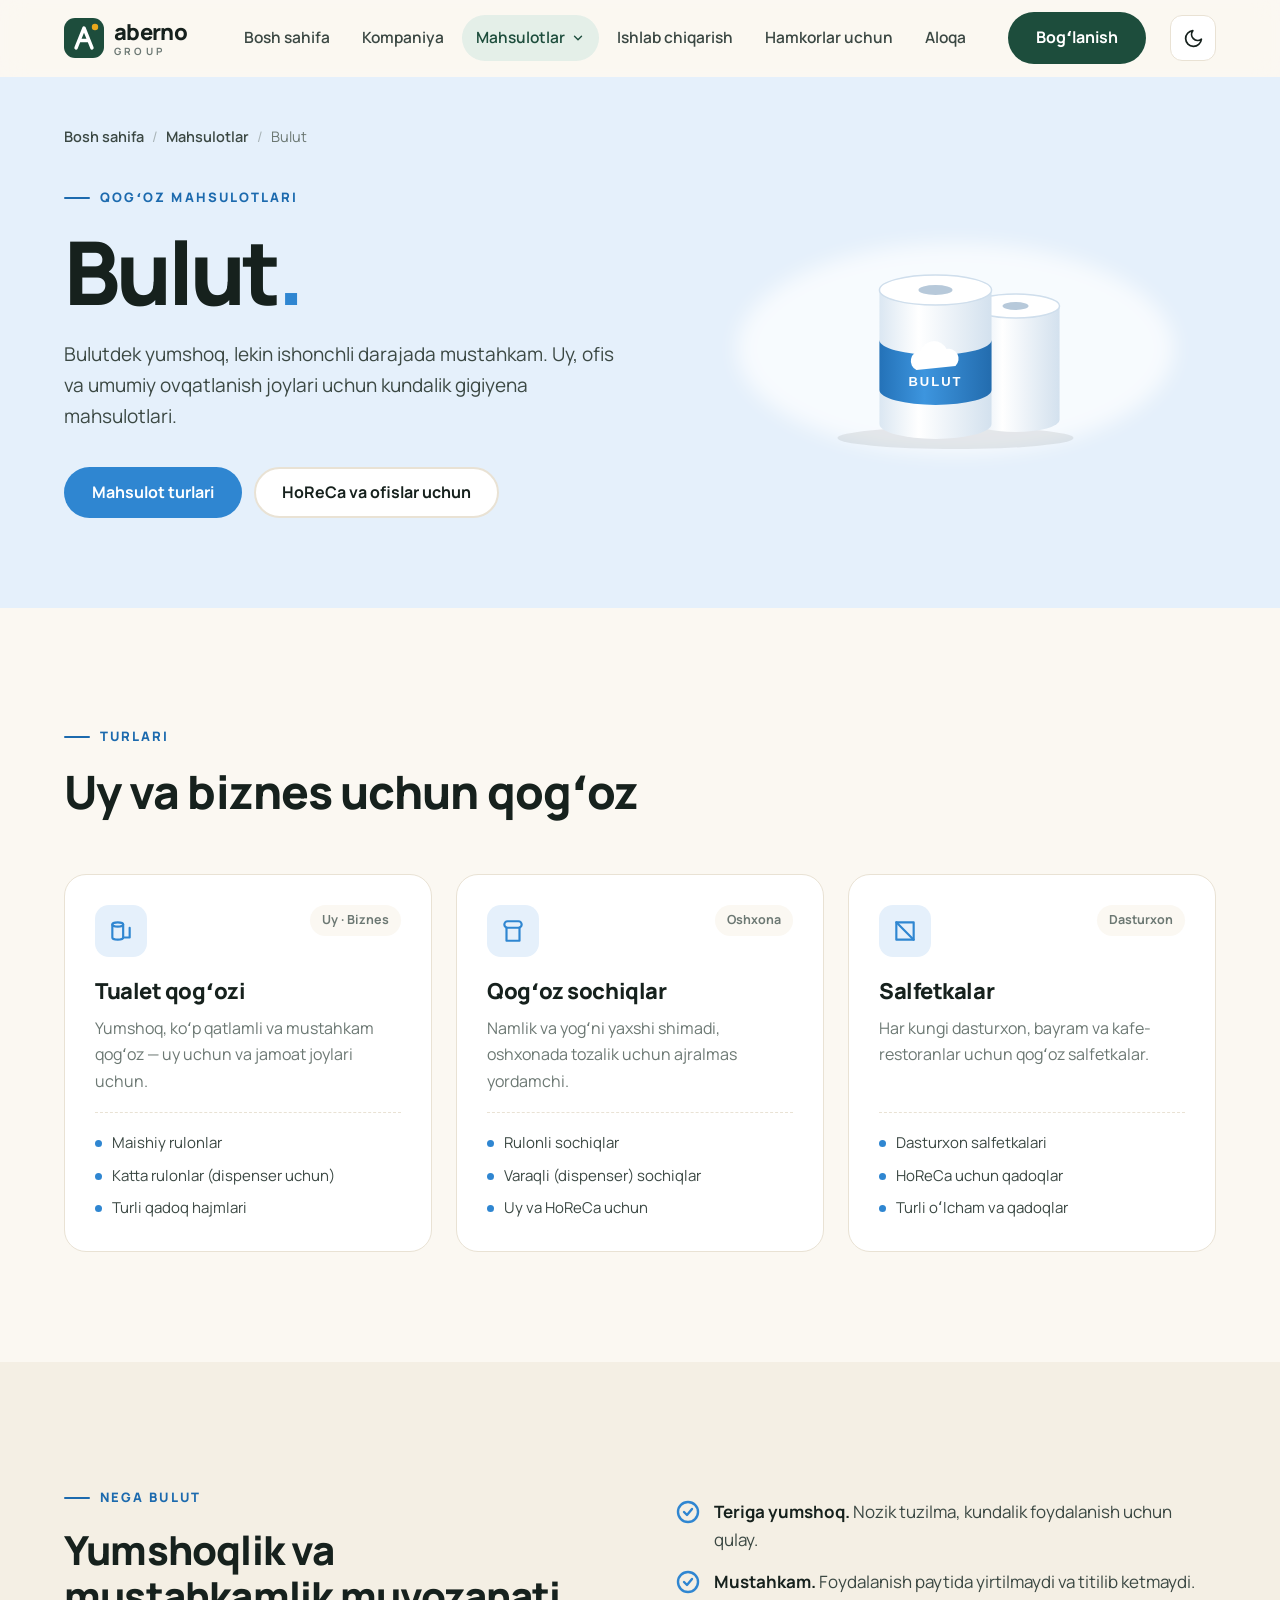
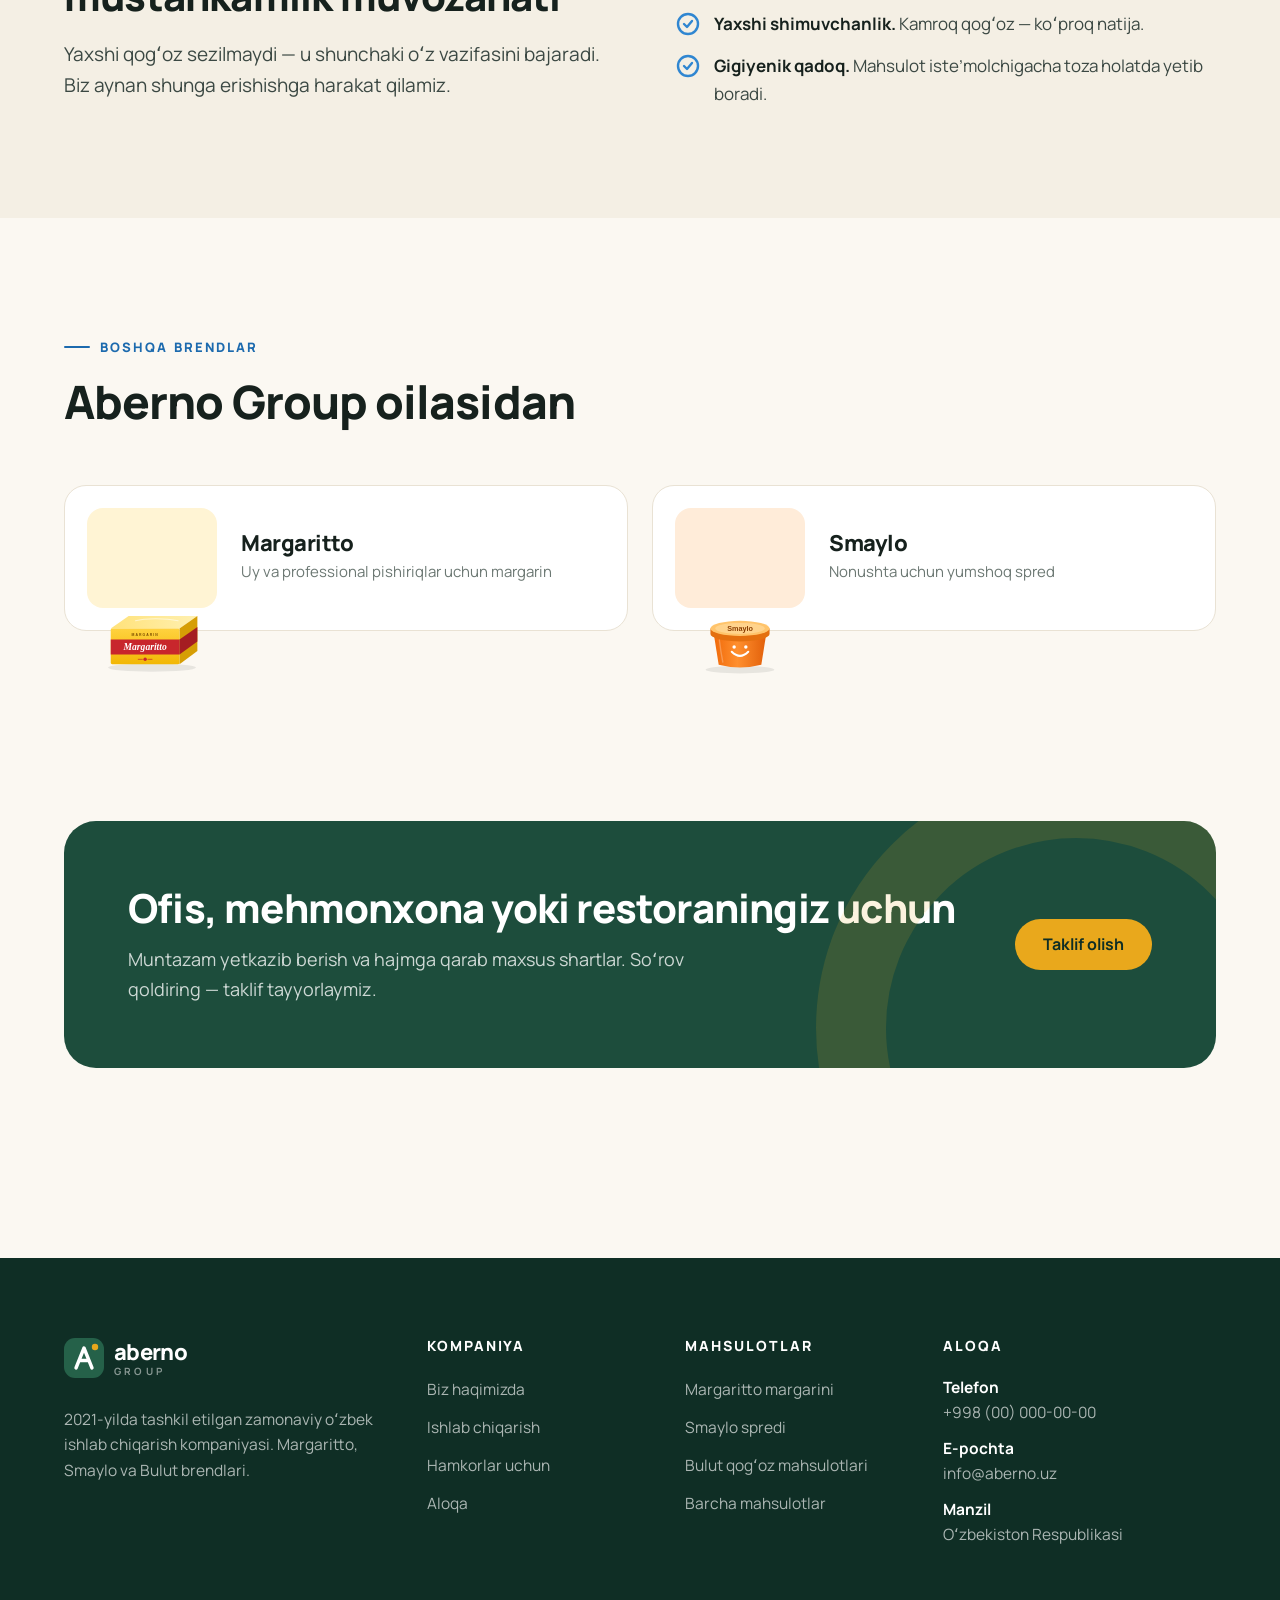
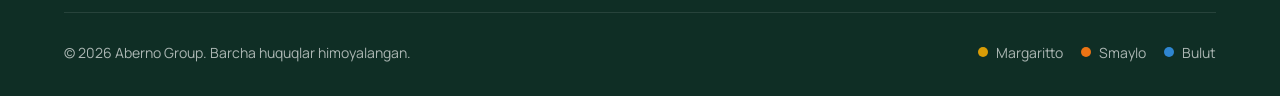
<file: bulut.html>
<!DOCTYPE html>
<html lang="uz" class="no-js">
<head>
  <meta charset="UTF-8">
  <meta name="viewport" content="width=device-width, initial-scale=1">
  <title>Bulut qogʻoz mahsulotlari — Aberno Group</title>
  <meta name="description" content="Bulut — tualet qogʻozi, qogʻoz sochiqlar va salfetkalar. Uy, ofis va HoReCa uchun. Aberno Group ishlab chiqarishi.">
  <link rel="icon" href="img/favicon.svg" type="image/svg+xml">
  <link rel="preconnect" href="https://fonts.googleapis.com">
  <link rel="preconnect" href="https://fonts.gstatic.com" crossorigin>
  <link href="https://fonts.googleapis.com/css2?family=Manrope:wght@400;500;600;700;800&display=swap" rel="stylesheet">
  <script>try{var t=localStorage.getItem("theme");if(t!=="light"&&t!=="dark")t=matchMedia("(prefers-color-scheme: dark)").matches?"dark":"light";document.documentElement.setAttribute("data-theme",t)}catch(e){}</script>
  <link rel="stylesheet" href="css/style.css">
</head>
<body class="theme-b">
  <a class="skip-link" href="#main">Asosiy mazmunga oʻtish</a>

  <header class="header">
    <div class="container header__inner">
      <a href="index.html" class="logo" aria-label="Aberno Group — bosh sahifa">
        <svg class="logo__mark" viewBox="0 0 40 40" aria-hidden="true"><rect width="40" height="40" rx="11" fill="#1d4d3c"/><path d="M12 30 L20 10 L28 30 M15.5 22.5 H24.5" stroke="#fff" stroke-width="3.4" fill="none" stroke-linecap="round" stroke-linejoin="round"/><circle cx="31" cy="9" r="3.2" fill="#e9a81c"/></svg>
        <span class="logo__text">aberno<small>group</small></span>
      </a>
      <nav class="nav" id="nav" aria-label="Asosiy menyu">
        <ul class="nav__list">
          <li><a href="index.html" class="nav__link">Bosh sahifa</a></li>
          <li><a href="about.html" class="nav__link">Kompaniya</a></li>
          <li class="nav__item--drop">
            <a href="products.html" class="nav__link">Mahsulotlar <svg class="chev" viewBox="0 0 24 24" fill="none" stroke="currentColor" stroke-width="2.4" stroke-linecap="round" stroke-linejoin="round" aria-hidden="true"><path d="m6 9 6 6 6-6"/></svg></a>
            <ul class="nav__drop">
              <li><a href="margaritto.html"><span class="dot dot--m"></span><span>Margaritto<small>Margarin</small></span></a></li>
              <li><a href="smaylo.html"><span class="dot dot--s"></span><span>Smaylo<small>Spred</small></span></a></li>
              <li><a href="bulut.html"><span class="dot dot--b"></span><span>Bulut<small>Qogʻoz mahsulotlari</small></span></a></li>
            </ul>
          </li>
          <li><a href="production.html" class="nav__link">Ishlab chiqarish</a></li>
          <li><a href="partners.html" class="nav__link">Hamkorlar uchun</a></li>
          <li><a href="contact.html" class="nav__link">Aloqa</a></li>
        </ul>
        <a href="contact.html" class="btn btn--primary nav__cta">Bogʻlanish</a>
      </nav>
      <div class="header__actions">
        <button class="theme-toggle" type="button" aria-pressed="false" aria-label="Qorongʻi rejimga oʻtish" title="Qorongʻi rejim">
          <svg class="icon-moon" viewBox="0 0 24 24" fill="none" stroke="currentColor" stroke-width="2" stroke-linecap="round" stroke-linejoin="round" aria-hidden="true"><path d="M21 12.8A9 9 0 1 1 11.2 3a7 7 0 0 0 9.8 9.8z"/></svg>
          <svg class="icon-sun" viewBox="0 0 24 24" fill="none" stroke="currentColor" stroke-width="2" stroke-linecap="round" stroke-linejoin="round" aria-hidden="true"><circle cx="12" cy="12" r="4"/><path d="M12 2v2M12 20v2M4.9 4.9l1.4 1.4M17.7 17.7l1.4 1.4M2 12h2M20 12h2M4.9 19.1l1.4-1.4M17.7 6.3l1.4-1.4"/></svg>
        </button>
        <button class="burger" type="button" aria-controls="nav" aria-expanded="false" aria-label="Menyuni ochish"><span></span><span></span><span></span></button>
      </div>
    </div>
  </header>

  <main id="main">
    <section class="brand-hero">
      <div class="container">
        <nav class="breadcrumbs" aria-label="Sahifa yoʻli"><a href="index.html">Bosh sahifa</a><span aria-hidden="true">/</span><a href="products.html">Mahsulotlar</a><span aria-hidden="true">/</span><span>Bulut</span></nav>
        <div class="brand-hero__inner">
          <div>
            <span class="eyebrow">Qogʻoz mahsulotlari</span>
            <div class="brand-hero__logo reveal">Bulut<span>.</span></div>
            <p class="lead reveal" data-delay="1">Bulutdek yumshoq, lekin ishonchli darajada mustahkam. Uy, ofis va umumiy ovqatlanish joylari uchun kundalik gigiyena mahsulotlari.</p>
            <div class="brand-hero__actions reveal" data-delay="2">
              <a href="#turlari" class="btn btn--accent">Mahsulot turlari</a>
              <a href="partners.html#forma" class="btn btn--ghost">HoReCa va ofislar uchun</a>
            </div>
          </div>
          <div class="brand-hero__visual reveal" data-delay="1"><img src="img/bulut.svg" alt="Bulut qogʻoz rulonlari" width="320" height="240"></div>
        </div>
      </div>
    </section>

    <section class="section" id="turlari">
      <div class="container">
        <div class="section-head">
          <span class="eyebrow">Turlari</span>
          <h2 class="reveal">Uy va biznes uchun qogʻoz</h2>
        </div>
        <div class="grid grid--3">
          <article class="product reveal">
            <div class="product__head">
              <div class="product__icon"><svg viewBox="0 0 24 24" fill="none" stroke="currentColor" stroke-width="2" stroke-linecap="round" stroke-linejoin="round" aria-hidden="true"><ellipse cx="9" cy="6" rx="5" ry="2"/><path d="M4 6v12c0 1.1 2.2 2 5 2s5-.9 5-2V6"/><path d="M14 18h6V9"/></svg></div>
              <span class="product__badge">Uy · Biznes</span>
            </div>
            <h3>Tualet qogʻozi</h3>
            <p>Yumshoq, koʻp qatlamli va mustahkam qogʻoz — uy uchun va jamoat joylari uchun.</p>
            <ul class="product__list"><li>Maishiy rulonlar</li><li>Katta rulonlar (dispenser uchun)</li><li>Turli qadoq hajmlari</li></ul>
          </article>
          <article class="product reveal" data-delay="1">
            <div class="product__head">
              <div class="product__icon"><svg viewBox="0 0 24 24" fill="none" stroke="currentColor" stroke-width="2" stroke-linecap="round" stroke-linejoin="round" aria-hidden="true"><rect x="4" y="3" width="16" height="6" rx="3"/><path d="M6 9v12h12V9"/></svg></div>
              <span class="product__badge">Oshxona</span>
            </div>
            <h3>Qogʻoz sochiqlar</h3>
            <p>Namlik va yogʻni yaxshi shimadi, oshxonada tozalik uchun ajralmas yordamchi.</p>
            <ul class="product__list"><li>Rulonli sochiqlar</li><li>Varaqli (dispenser) sochiqlar</li><li>Uy va HoReCa uchun</li></ul>
          </article>
          <article class="product reveal" data-delay="2">
            <div class="product__head">
              <div class="product__icon"><svg viewBox="0 0 24 24" fill="none" stroke="currentColor" stroke-width="2" stroke-linecap="round" stroke-linejoin="round" aria-hidden="true"><path d="M4 4h16v16H4z"/><path d="M4 4l16 16"/></svg></div>
              <span class="product__badge">Dasturxon</span>
            </div>
            <h3>Salfetkalar</h3>
            <p>Har kungi dasturxon, bayram va kafe-restoranlar uchun qogʻoz salfetkalar.</p>
            <ul class="product__list"><li>Dasturxon salfetkalari</li><li>HoReCa uchun qadoqlar</li><li>Turli oʻlcham va qadoqlar</li></ul>
          </article>
        </div>
      </div>
    </section>

    <section class="section section--alt">
      <div class="container split">
        <div>
          <span class="eyebrow">Nega Bulut</span>
          <h2 class="reveal" style="font-size:clamp(28px,3.4vw,40px)">Yumshoqlik va mustahkamlik muvozanati</h2>
          <p class="lead reveal" style="margin-top:20px">Yaxshi qogʻoz sezilmaydi — u shunchaki oʻz vazifasini bajaradi. Biz aynan shunga erishishga harakat qilamiz.</p>
        </div>
        <ul class="checklist reveal" data-delay="1">
          <li><svg viewBox="0 0 24 24" fill="none" stroke="currentColor" stroke-width="2.4" stroke-linecap="round" stroke-linejoin="round" aria-hidden="true"><circle cx="12" cy="12" r="10"/><path d="m8 12 3 3 5-6"/></svg><span><b>Teriga yumshoq.</b> Nozik tuzilma, kundalik foydalanish uchun qulay.</span></li>
          <li><svg viewBox="0 0 24 24" fill="none" stroke="currentColor" stroke-width="2.4" stroke-linecap="round" stroke-linejoin="round" aria-hidden="true"><circle cx="12" cy="12" r="10"/><path d="m8 12 3 3 5-6"/></svg><span><b>Mustahkam.</b> Foydalanish paytida yirtilmaydi va titilib ketmaydi.</span></li>
          <li><svg viewBox="0 0 24 24" fill="none" stroke="currentColor" stroke-width="2.4" stroke-linecap="round" stroke-linejoin="round" aria-hidden="true"><circle cx="12" cy="12" r="10"/><path d="m8 12 3 3 5-6"/></svg><span><b>Yaxshi shimuvchanlik.</b> Kamroq qogʻoz — koʻproq natija.</span></li>
          <li><svg viewBox="0 0 24 24" fill="none" stroke="currentColor" stroke-width="2.4" stroke-linecap="round" stroke-linejoin="round" aria-hidden="true"><circle cx="12" cy="12" r="10"/><path d="m8 12 3 3 5-6"/></svg><span><b>Gigiyenik qadoq.</b> Mahsulot iste’molchigacha toza holatda yetib boradi.</span></li>
        </ul>
      </div>
    </section>

    <section class="section">
      <div class="container">
        <div class="section-head"><span class="eyebrow">Boshqa brendlar</span><h2 class="reveal">Aberno Group oilasidan</h2></div>
        <div class="other-brands">
          <a href="margaritto.html" class="other-brand theme-m reveal">
            <div class="other-brand__img"><img src="img/margaritto.svg" alt="" width="320" height="240"></div>
            <div><h3>Margaritto</h3><p>Uy va professional pishiriqlar uchun margarin</p></div>
          </a>
          <a href="smaylo.html" class="other-brand theme-s reveal" data-delay="1">
            <div class="other-brand__img"><img src="img/smaylo.svg" alt="" width="320" height="240"></div>
            <div><h3>Smaylo</h3><p>Nonushta uchun yumshoq spred</p></div>
          </a>
        </div>
      </div>
    </section>

    <section class="section section--tight">
      <div class="container">
        <div class="cta reveal">
          <div>
            <h2>Ofis, mehmonxona yoki restoraningiz uchun</h2>
            <p>Muntazam yetkazib berish va hajmga qarab maxsus shartlar. Soʻrov qoldiring — taklif tayyorlaymiz.</p>
          </div>
          <div class="cta__actions"><a href="partners.html#forma" class="btn btn--gold">Taklif olish</a></div>
        </div>
      </div>
    </section>
  </main>

  <footer class="footer">
    <div class="container">
      <div class="footer__grid">
        <div>
          <a href="index.html" class="logo" aria-label="Aberno Group — bosh sahifa">
            <svg class="logo__mark" viewBox="0 0 40 40" aria-hidden="true"><rect width="40" height="40" rx="11" fill="#256149"/><path d="M12 30 L20 10 L28 30 M15.5 22.5 H24.5" stroke="#fff" stroke-width="3.4" fill="none" stroke-linecap="round" stroke-linejoin="round"/><circle cx="31" cy="9" r="3.2" fill="#e9a81c"/></svg>
            <span class="logo__text">aberno<small>group</small></span>
          </a>
          <p class="footer__about">2021-yilda tashkil etilgan zamonaviy oʻzbek ishlab chiqarish kompaniyasi. Margaritto, Smaylo va Bulut brendlari.</p>
        </div>
        <div>
          <h4>Kompaniya</h4>
          <ul>
            <li><a href="about.html">Biz haqimizda</a></li>
            <li><a href="production.html">Ishlab chiqarish</a></li>
            <li><a href="partners.html">Hamkorlar uchun</a></li>
            <li><a href="contact.html">Aloqa</a></li>
          </ul>
        </div>
        <div>
          <h4>Mahsulotlar</h4>
          <ul>
            <li><a href="margaritto.html">Margaritto margarini</a></li>
            <li><a href="smaylo.html">Smaylo spredi</a></li>
            <li><a href="bulut.html">Bulut qogʻoz mahsulotlari</a></li>
            <li><a href="products.html">Barcha mahsulotlar</a></li>
          </ul>
        </div>
        <div>
          <h4>Aloqa</h4>
          <ul class="footer__contact">
            <li><b>Telefon</b><a href="tel:+998000000000">+998 (00) 000-00-00</a></li>
            <li><b>E-pochta</b><a href="mailto:info@aberno.uz">info@aberno.uz</a></li>
            <li><b>Manzil</b>Oʻzbekiston Respublikasi</li>
          </ul>
        </div>
      </div>
      <div class="footer__bottom">
        <span>© <span data-year>2026</span> Aberno Group. Barcha huquqlar himoyalangan.</span>
        <div class="footer__brands"><span><i class="dot dot--m"></i>Margaritto</span><span><i class="dot dot--s"></i>Smaylo</span><span><i class="dot dot--b"></i>Bulut</span></div>
      </div>
    </div>
  </footer>

  <button class="to-top" type="button" aria-label="Sahifa boshiga qaytish"><svg viewBox="0 0 24 24" fill="none" stroke="currentColor" stroke-width="2.4" stroke-linecap="round" stroke-linejoin="round" aria-hidden="true"><path d="M12 19V5M6 11l6-6 6 6"/></svg></button>

  <script src="js/main.js"></script>
</body>
</html>
</file>
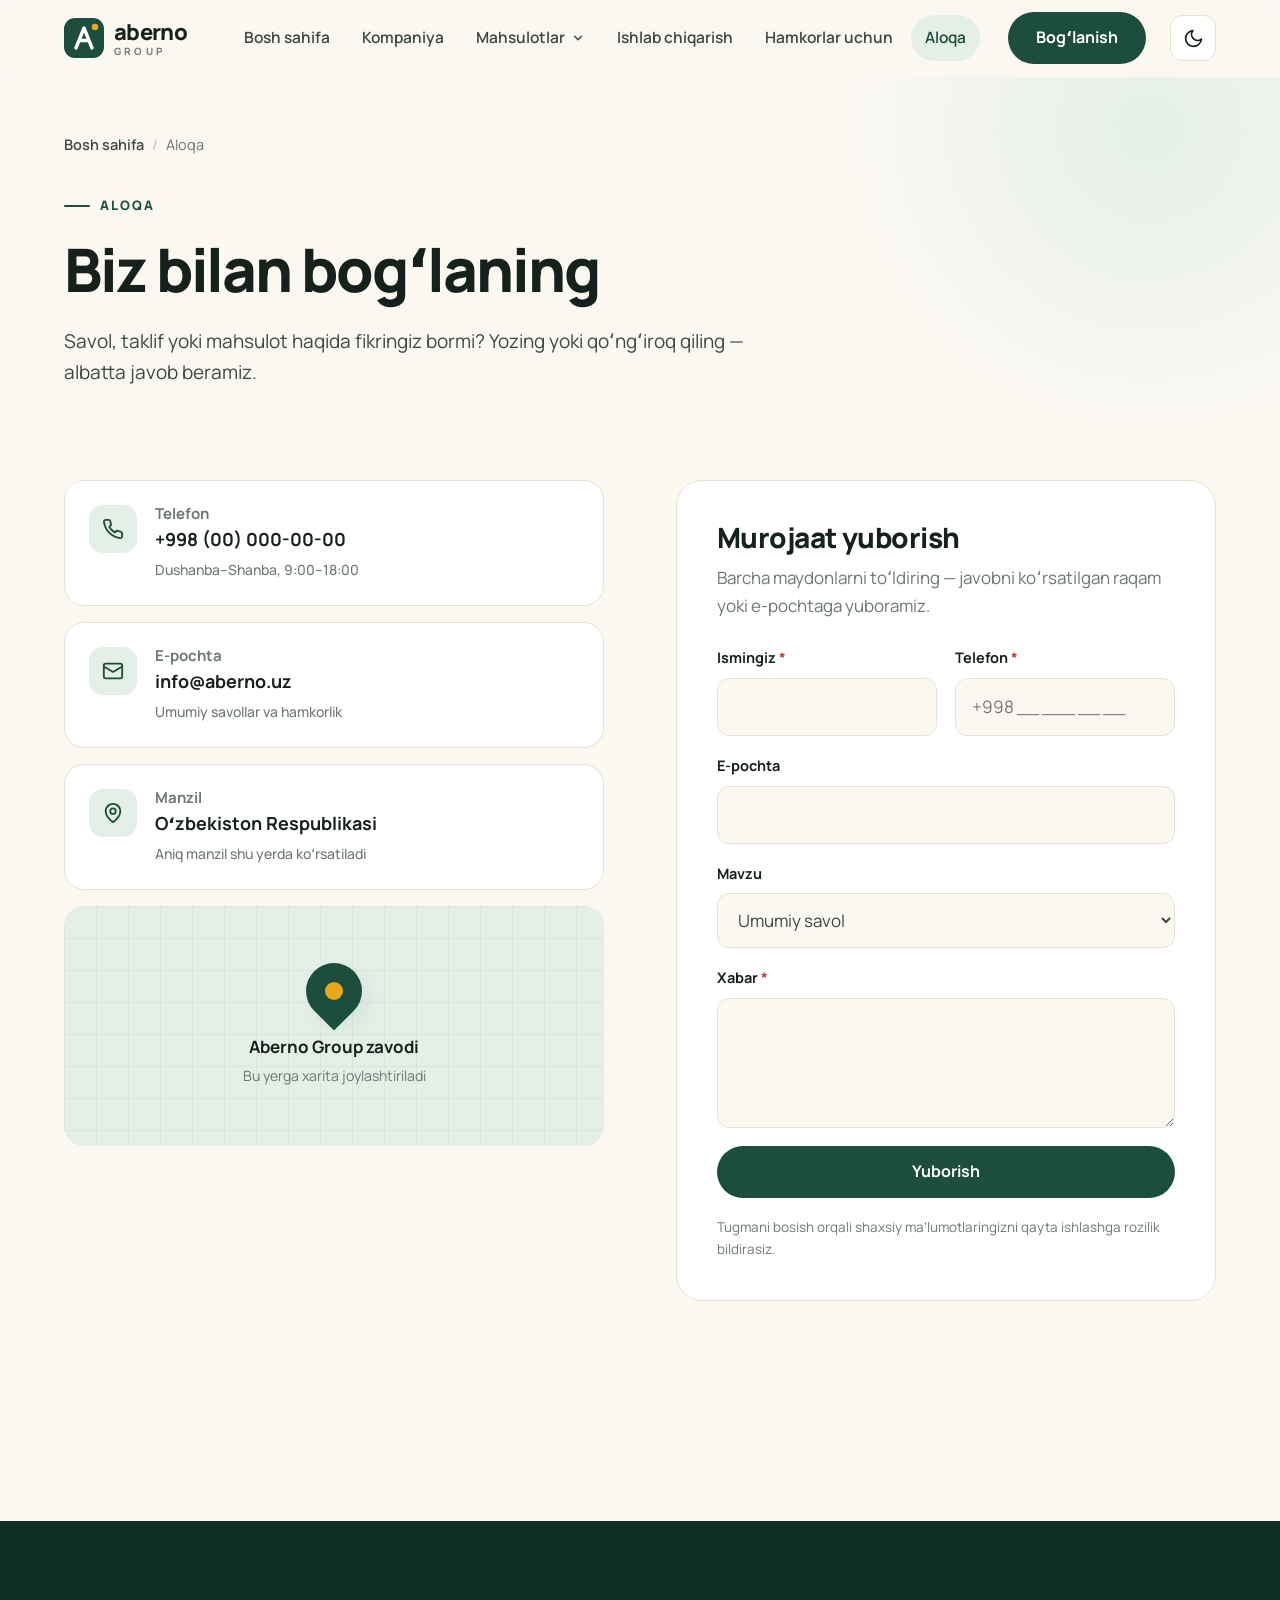
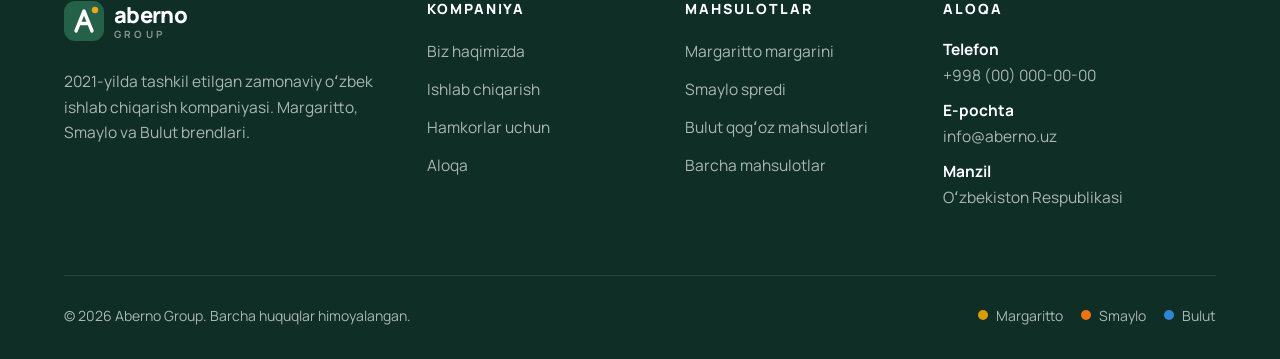
<file: contact.html>
<!DOCTYPE html>
<html lang="uz" class="no-js">
<head>
  <meta charset="UTF-8">
  <meta name="viewport" content="width=device-width, initial-scale=1">
  <title>Aloqa — Aberno Group</title>
  <meta name="description" content="Aberno Group bilan bogʻlanish: telefon, e-pochta, manzil va murojaat formasi.">
  <link rel="icon" href="img/favicon.svg" type="image/svg+xml">
  <link rel="preconnect" href="https://fonts.googleapis.com">
  <link rel="preconnect" href="https://fonts.gstatic.com" crossorigin>
  <link href="https://fonts.googleapis.com/css2?family=Manrope:wght@400;500;600;700;800&display=swap" rel="stylesheet">
  <script>try{var t=localStorage.getItem("theme");if(t!=="light"&&t!=="dark")t=matchMedia("(prefers-color-scheme: dark)").matches?"dark":"light";document.documentElement.setAttribute("data-theme",t)}catch(e){}</script>
  <link rel="stylesheet" href="css/style.css">
</head>
<body>
  <a class="skip-link" href="#main">Asosiy mazmunga oʻtish</a>

  <header class="header">
    <div class="container header__inner">
      <a href="index.html" class="logo" aria-label="Aberno Group — bosh sahifa">
        <svg class="logo__mark" viewBox="0 0 40 40" aria-hidden="true"><rect width="40" height="40" rx="11" fill="#1d4d3c"/><path d="M12 30 L20 10 L28 30 M15.5 22.5 H24.5" stroke="#fff" stroke-width="3.4" fill="none" stroke-linecap="round" stroke-linejoin="round"/><circle cx="31" cy="9" r="3.2" fill="#e9a81c"/></svg>
        <span class="logo__text">aberno<small>group</small></span>
      </a>
      <nav class="nav" id="nav" aria-label="Asosiy menyu">
        <ul class="nav__list">
          <li><a href="index.html" class="nav__link">Bosh sahifa</a></li>
          <li><a href="about.html" class="nav__link">Kompaniya</a></li>
          <li class="nav__item--drop">
            <a href="products.html" class="nav__link">Mahsulotlar <svg class="chev" viewBox="0 0 24 24" fill="none" stroke="currentColor" stroke-width="2.4" stroke-linecap="round" stroke-linejoin="round" aria-hidden="true"><path d="m6 9 6 6 6-6"/></svg></a>
            <ul class="nav__drop">
              <li><a href="margaritto.html"><span class="dot dot--m"></span><span>Margaritto<small>Margarin</small></span></a></li>
              <li><a href="smaylo.html"><span class="dot dot--s"></span><span>Smaylo<small>Spred</small></span></a></li>
              <li><a href="bulut.html"><span class="dot dot--b"></span><span>Bulut<small>Qogʻoz mahsulotlari</small></span></a></li>
            </ul>
          </li>
          <li><a href="production.html" class="nav__link">Ishlab chiqarish</a></li>
          <li><a href="partners.html" class="nav__link">Hamkorlar uchun</a></li>
          <li><a href="contact.html" class="nav__link">Aloqa</a></li>
        </ul>
        <a href="contact.html" class="btn btn--primary nav__cta">Bogʻlanish</a>
      </nav>
      <div class="header__actions">
        <button class="theme-toggle" type="button" aria-pressed="false" aria-label="Qorongʻi rejimga oʻtish" title="Qorongʻi rejim">
          <svg class="icon-moon" viewBox="0 0 24 24" fill="none" stroke="currentColor" stroke-width="2" stroke-linecap="round" stroke-linejoin="round" aria-hidden="true"><path d="M21 12.8A9 9 0 1 1 11.2 3a7 7 0 0 0 9.8 9.8z"/></svg>
          <svg class="icon-sun" viewBox="0 0 24 24" fill="none" stroke="currentColor" stroke-width="2" stroke-linecap="round" stroke-linejoin="round" aria-hidden="true"><circle cx="12" cy="12" r="4"/><path d="M12 2v2M12 20v2M4.9 4.9l1.4 1.4M17.7 17.7l1.4 1.4M2 12h2M20 12h2M4.9 19.1l1.4-1.4M17.7 6.3l1.4-1.4"/></svg>
        </button>
        <button class="burger" type="button" aria-controls="nav" aria-expanded="false" aria-label="Menyuni ochish"><span></span><span></span><span></span></button>
      </div>
    </div>
  </header>

  <main id="main">
    <section class="page-hero">
      <div class="container">
        <nav class="breadcrumbs" aria-label="Sahifa yoʻli"><a href="index.html">Bosh sahifa</a><span aria-hidden="true">/</span><span>Aloqa</span></nav>
        <span class="eyebrow">Aloqa</span>
        <h1 class="reveal">Biz bilan bogʻlaning</h1>
        <p class="lead reveal" data-delay="1">Savol, taklif yoki mahsulot haqida fikringiz bormi? Yozing yoki qoʻngʻiroq qiling — albatta javob beramiz.</p>
      </div>
    </section>

    <section class="section" style="padding-top:20px">
      <div class="container split split--top">
        <div>
          <div class="contact-list">
            <div class="contact-item reveal">
              <div class="contact-item__icon"><svg viewBox="0 0 24 24" fill="none" stroke="currentColor" stroke-width="2" stroke-linecap="round" stroke-linejoin="round" aria-hidden="true"><path d="M22 16.9v3a2 2 0 0 1-2.2 2 19.8 19.8 0 0 1-8.6-3.1 19.5 19.5 0 0 1-6-6A19.8 19.8 0 0 1 2.1 4.2 2 2 0 0 1 4.1 2h3a2 2 0 0 1 2 1.7c.1.9.4 1.8.7 2.7a2 2 0 0 1-.5 2.1L8 9.8a16 16 0 0 0 6 6l1.3-1.3a2 2 0 0 1 2.1-.4c.9.3 1.8.6 2.7.7a2 2 0 0 1 1.7 2z"/></svg></div>
              <div><h3>Telefon</h3><a href="tel:+998000000000">+998 (00) 000-00-00</a><small>Dushanba–Shanba, 9:00–18:00</small></div>
            </div>
            <div class="contact-item reveal" data-delay="1">
              <div class="contact-item__icon"><svg viewBox="0 0 24 24" fill="none" stroke="currentColor" stroke-width="2" stroke-linecap="round" stroke-linejoin="round" aria-hidden="true"><rect x="2" y="4" width="20" height="16" rx="2"/><path d="m22 7-10 6L2 7"/></svg></div>
              <div><h3>E-pochta</h3><a href="mailto:info@aberno.uz">info@aberno.uz</a><small>Umumiy savollar va hamkorlik</small></div>
            </div>
            <div class="contact-item reveal" data-delay="2">
              <div class="contact-item__icon"><svg viewBox="0 0 24 24" fill="none" stroke="currentColor" stroke-width="2" stroke-linecap="round" stroke-linejoin="round" aria-hidden="true"><path d="M20 10c0 6-8 12-8 12s-8-6-8-12a8 8 0 0 1 16 0z"/><circle cx="12" cy="10" r="3"/></svg></div>
              <div><h3>Manzil</h3><p>Oʻzbekiston Respublikasi</p><small>Aniq manzil shu yerda koʻrsatiladi</small></div>
            </div>
          </div>
          <div class="map reveal" role="img" aria-label="Xarita joyi">
            <div>
              <div class="map__pin"></div>
              <p>Aberno Group zavodi</p>
              <small>Bu yerga xarita joylashtiriladi</small>
            </div>
          </div>
        </div>

        <div class="panel reveal" data-delay="1">
          <h2 style="font-size:28px">Murojaat yuborish</h2>
          <p class="muted" style="margin:10px 0 26px">Barcha maydonlarni toʻldiring — javobni koʻrsatilgan raqam yoki e-pochtaga yuboramiz.</p>
          <form class="form" novalidate>
            <div class="form__fields">
              <div class="form__row">
                <div class="field">
                  <label for="c-name">Ismingiz <span>*</span></label>
                  <input id="c-name" name="name" type="text" autocomplete="name" required>
                  <span class="field__error">Ismingizni kiriting</span>
                </div>
                <div class="field">
                  <label for="c-phone">Telefon <span>*</span></label>
                  <input id="c-phone" name="phone" type="tel" autocomplete="tel" placeholder="+998 __ ___ __ __" required>
                  <span class="field__error">Toʻgʻri telefon raqamini kiriting</span>
                </div>
              </div>
              <div class="field">
                <label for="c-email">E-pochta</label>
                <input id="c-email" name="email" type="email" autocomplete="email">
                <span class="field__error">Toʻgʻri e-pochta manzilini kiriting</span>
              </div>
              <div class="field">
                <label for="c-topic">Mavzu</label>
                <select id="c-topic" name="topic">
                  <option>Umumiy savol</option>
                  <option>Hamkorlik</option>
                  <option>Mahsulot haqida fikr</option>
                  <option>Ish oʻrinlari</option>
                </select>
              </div>
              <div class="field">
                <label for="c-msg">Xabar <span>*</span></label>
                <textarea id="c-msg" name="message" required></textarea>
                <span class="field__error">Xabar matnini kiriting</span>
              </div>
              <button type="submit" class="btn btn--primary btn--block">Yuborish</button>
              <p class="form__note">Tugmani bosish orqali shaxsiy ma’lumotlaringizni qayta ishlashga rozilik bildirasiz.</p>
            </div>
            <div class="form__success" role="status">Rahmat! Xabaringiz qabul qilindi. Tez orada siz bilan bogʻlanamiz.</div>
          </form>
        </div>
      </div>
    </section>
  </main>

  <footer class="footer">
    <div class="container">
      <div class="footer__grid">
        <div>
          <a href="index.html" class="logo" aria-label="Aberno Group — bosh sahifa">
            <svg class="logo__mark" viewBox="0 0 40 40" aria-hidden="true"><rect width="40" height="40" rx="11" fill="#256149"/><path d="M12 30 L20 10 L28 30 M15.5 22.5 H24.5" stroke="#fff" stroke-width="3.4" fill="none" stroke-linecap="round" stroke-linejoin="round"/><circle cx="31" cy="9" r="3.2" fill="#e9a81c"/></svg>
            <span class="logo__text">aberno<small>group</small></span>
          </a>
          <p class="footer__about">2021-yilda tashkil etilgan zamonaviy oʻzbek ishlab chiqarish kompaniyasi. Margaritto, Smaylo va Bulut brendlari.</p>
        </div>
        <div>
          <h4>Kompaniya</h4>
          <ul>
            <li><a href="about.html">Biz haqimizda</a></li>
            <li><a href="production.html">Ishlab chiqarish</a></li>
            <li><a href="partners.html">Hamkorlar uchun</a></li>
            <li><a href="contact.html">Aloqa</a></li>
          </ul>
        </div>
        <div>
          <h4>Mahsulotlar</h4>
          <ul>
            <li><a href="margaritto.html">Margaritto margarini</a></li>
            <li><a href="smaylo.html">Smaylo spredi</a></li>
            <li><a href="bulut.html">Bulut qogʻoz mahsulotlari</a></li>
            <li><a href="products.html">Barcha mahsulotlar</a></li>
          </ul>
        </div>
        <div>
          <h4>Aloqa</h4>
          <ul class="footer__contact">
            <li><b>Telefon</b><a href="tel:+998000000000">+998 (00) 000-00-00</a></li>
            <li><b>E-pochta</b><a href="mailto:info@aberno.uz">info@aberno.uz</a></li>
            <li><b>Manzil</b>Oʻzbekiston Respublikasi</li>
          </ul>
        </div>
      </div>
      <div class="footer__bottom">
        <span>© <span data-year>2026</span> Aberno Group. Barcha huquqlar himoyalangan.</span>
        <div class="footer__brands"><span><i class="dot dot--m"></i>Margaritto</span><span><i class="dot dot--s"></i>Smaylo</span><span><i class="dot dot--b"></i>Bulut</span></div>
      </div>
    </div>
  </footer>

  <button class="to-top" type="button" aria-label="Sahifa boshiga qaytish"><svg viewBox="0 0 24 24" fill="none" stroke="currentColor" stroke-width="2.4" stroke-linecap="round" stroke-linejoin="round" aria-hidden="true"><path d="M12 19V5M6 11l6-6 6 6"/></svg></button>

  <script src="js/main.js"></script>
</body>
</html>
</file>
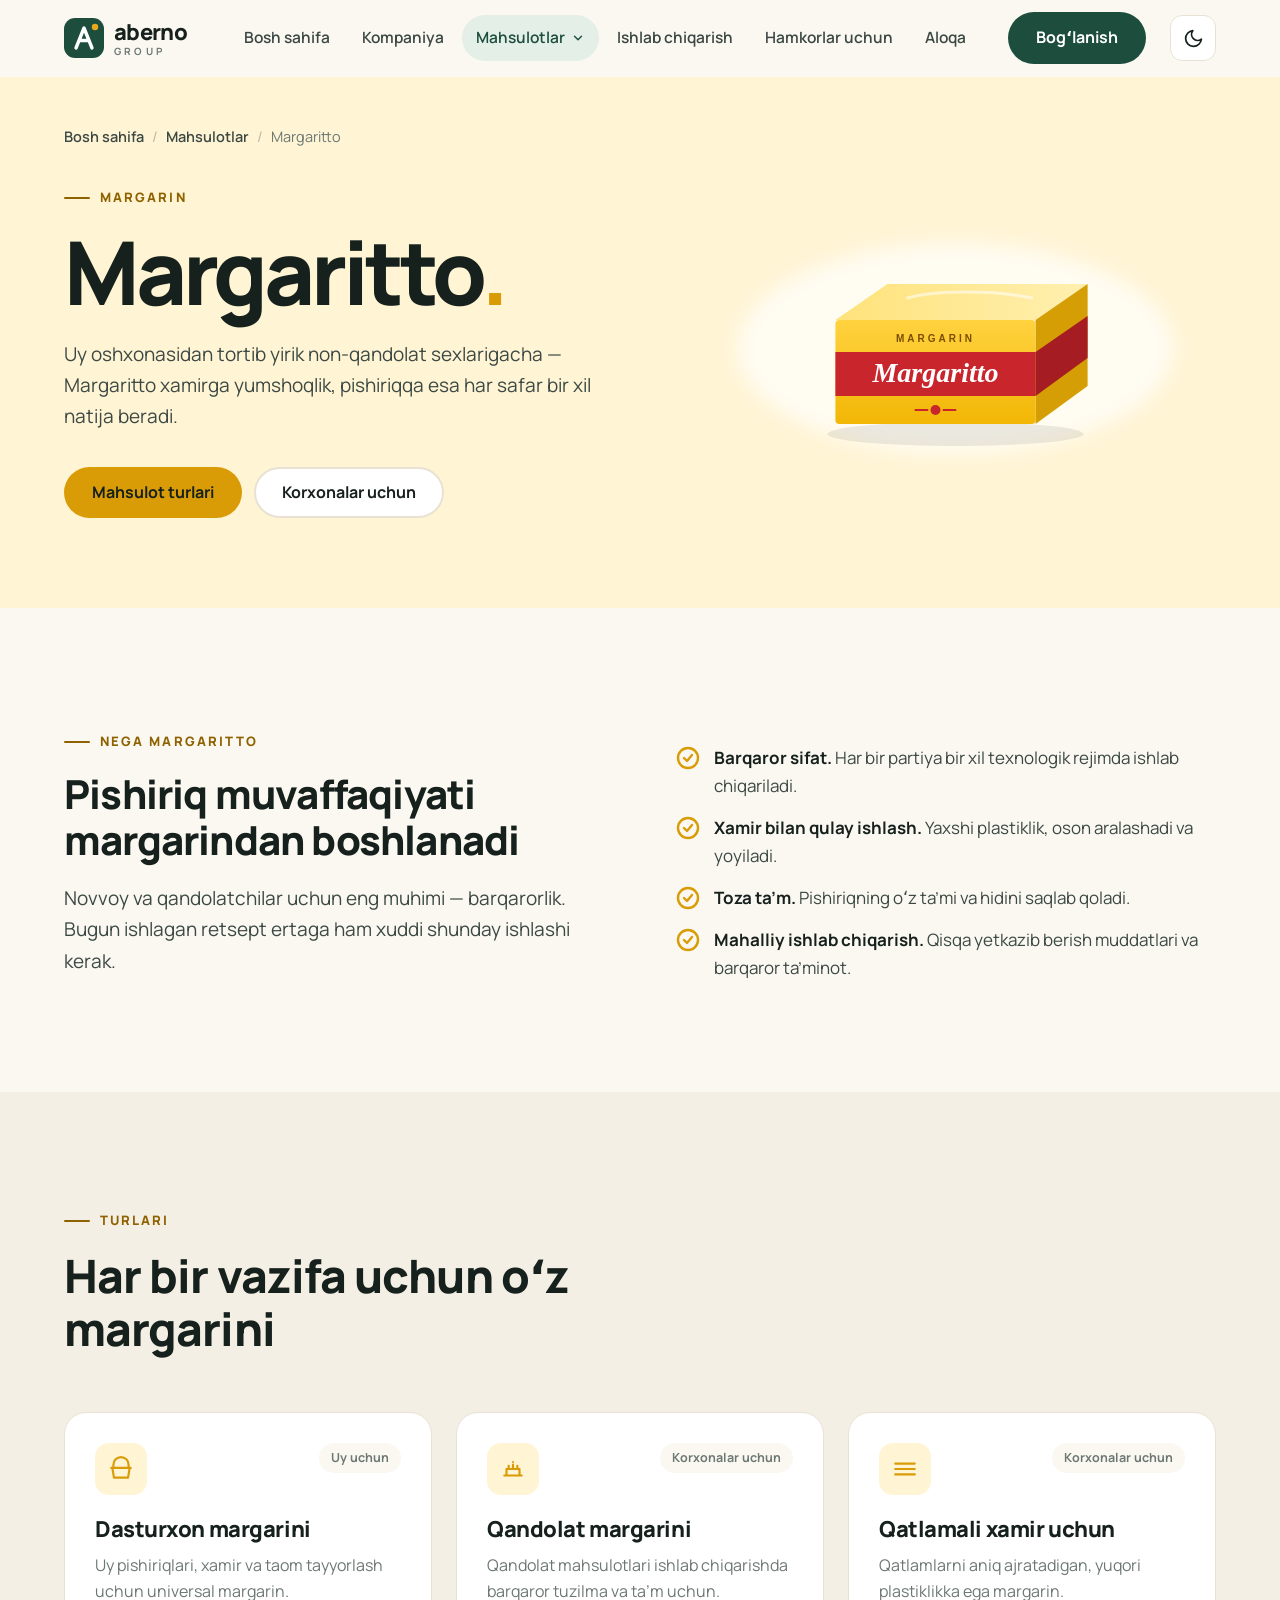
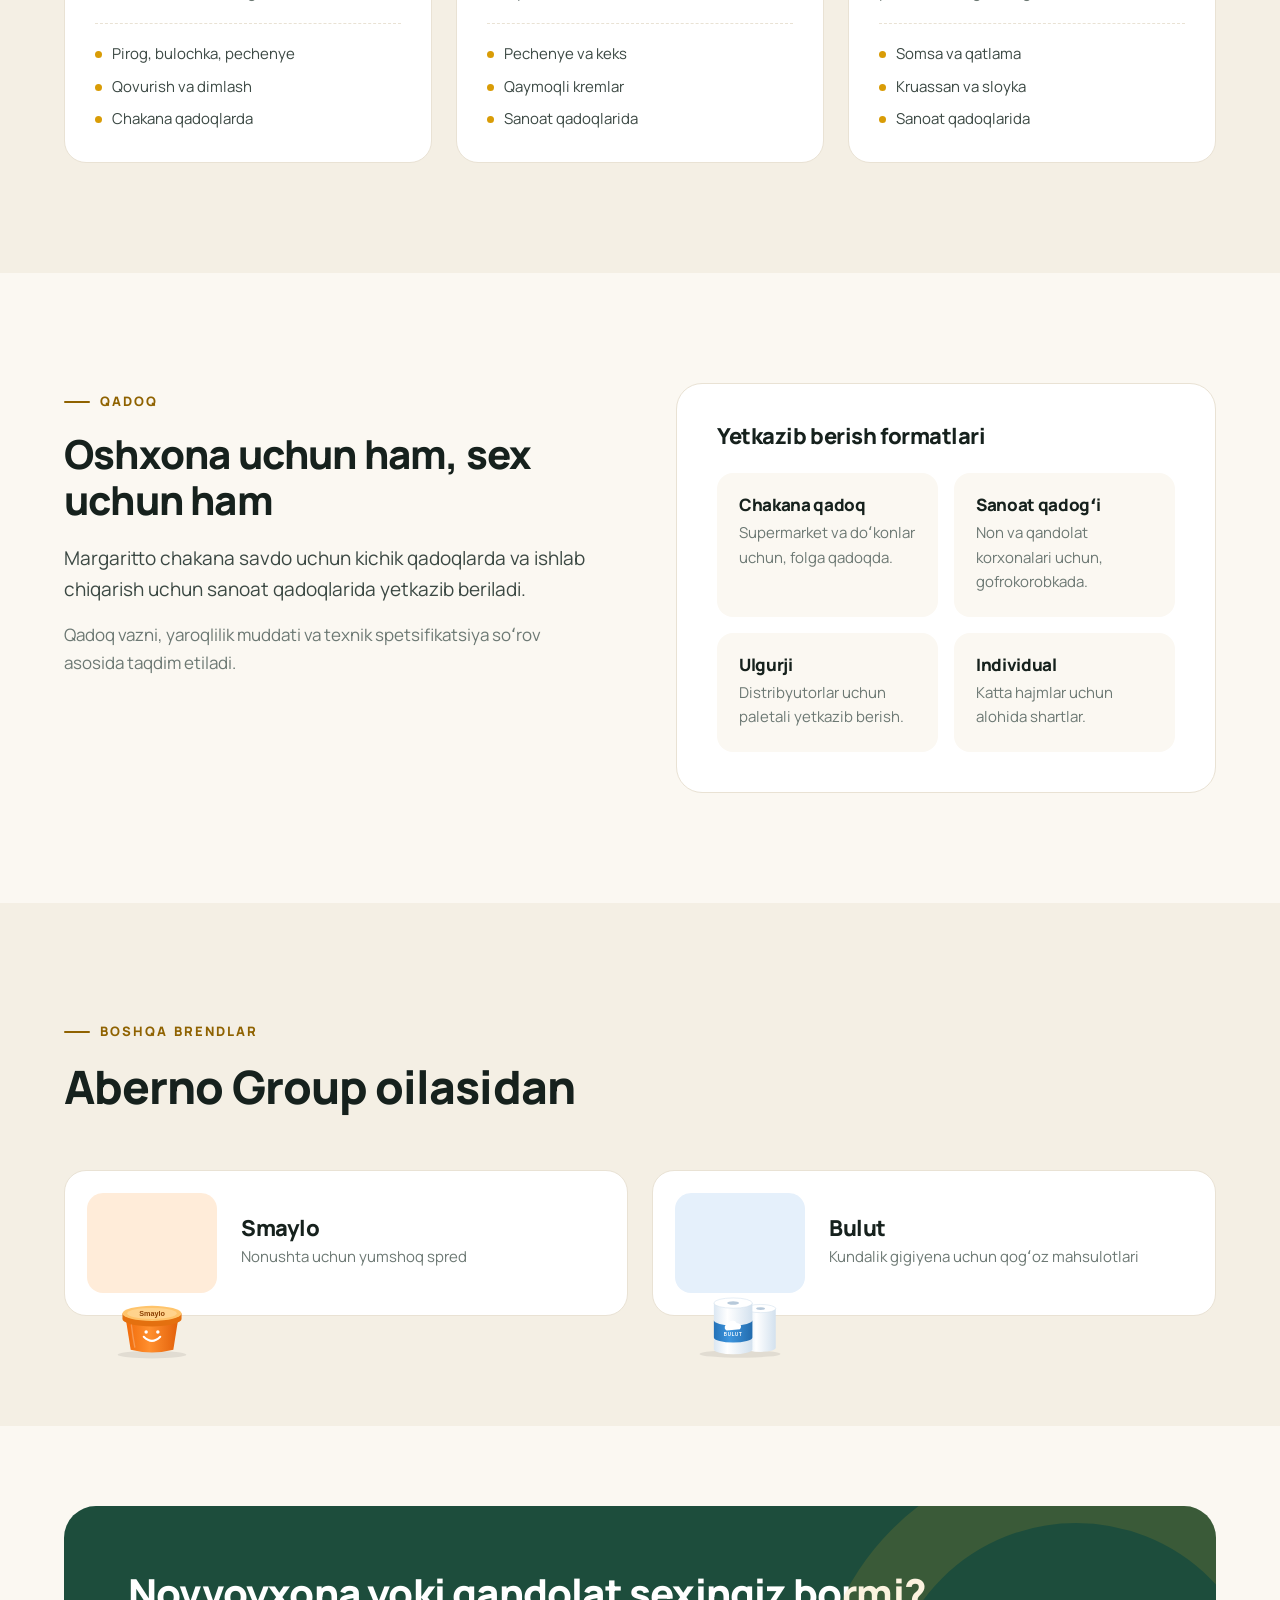
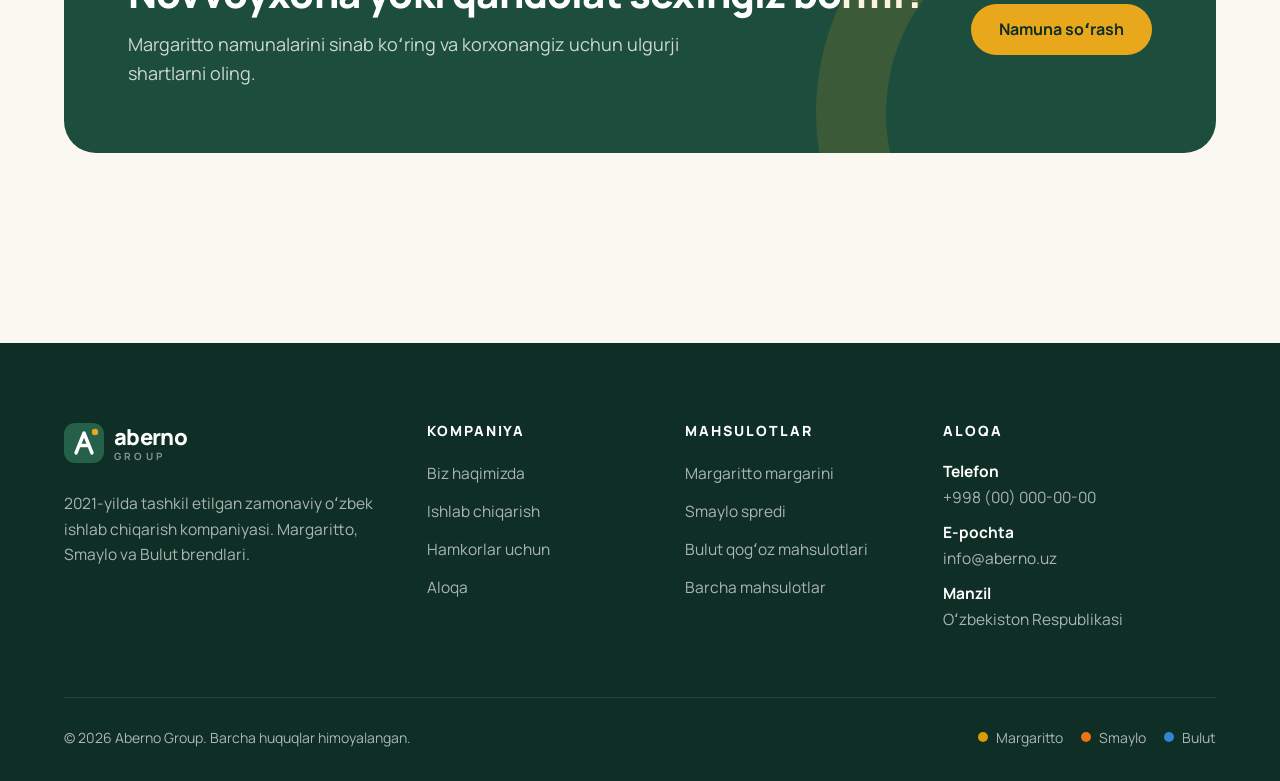
<file: margaritto.html>
<!DOCTYPE html>
<html lang="uz" class="no-js">
<head>
  <meta charset="UTF-8">
  <meta name="viewport" content="width=device-width, initial-scale=1">
  <title>Margaritto margarini — Aberno Group</title>
  <meta name="description" content="Margaritto — uy oshxonasi va non-qandolat korxonalari uchun margarin. Aberno Group ishlab chiqarishi.">
  <link rel="icon" href="img/favicon.svg" type="image/svg+xml">
  <link rel="preconnect" href="https://fonts.googleapis.com">
  <link rel="preconnect" href="https://fonts.gstatic.com" crossorigin>
  <link href="https://fonts.googleapis.com/css2?family=Manrope:wght@400;500;600;700;800&display=swap" rel="stylesheet">
  <script>try{var t=localStorage.getItem("theme");if(t!=="light"&&t!=="dark")t=matchMedia("(prefers-color-scheme: dark)").matches?"dark":"light";document.documentElement.setAttribute("data-theme",t)}catch(e){}</script>
  <link rel="stylesheet" href="css/style.css">
</head>
<body class="theme-m">
  <a class="skip-link" href="#main">Asosiy mazmunga oʻtish</a>

  <header class="header">
    <div class="container header__inner">
      <a href="index.html" class="logo" aria-label="Aberno Group — bosh sahifa">
        <svg class="logo__mark" viewBox="0 0 40 40" aria-hidden="true"><rect width="40" height="40" rx="11" fill="#1d4d3c"/><path d="M12 30 L20 10 L28 30 M15.5 22.5 H24.5" stroke="#fff" stroke-width="3.4" fill="none" stroke-linecap="round" stroke-linejoin="round"/><circle cx="31" cy="9" r="3.2" fill="#e9a81c"/></svg>
        <span class="logo__text">aberno<small>group</small></span>
      </a>
      <nav class="nav" id="nav" aria-label="Asosiy menyu">
        <ul class="nav__list">
          <li><a href="index.html" class="nav__link">Bosh sahifa</a></li>
          <li><a href="about.html" class="nav__link">Kompaniya</a></li>
          <li class="nav__item--drop">
            <a href="products.html" class="nav__link">Mahsulotlar <svg class="chev" viewBox="0 0 24 24" fill="none" stroke="currentColor" stroke-width="2.4" stroke-linecap="round" stroke-linejoin="round" aria-hidden="true"><path d="m6 9 6 6 6-6"/></svg></a>
            <ul class="nav__drop">
              <li><a href="margaritto.html"><span class="dot dot--m"></span><span>Margaritto<small>Margarin</small></span></a></li>
              <li><a href="smaylo.html"><span class="dot dot--s"></span><span>Smaylo<small>Spred</small></span></a></li>
              <li><a href="bulut.html"><span class="dot dot--b"></span><span>Bulut<small>Qogʻoz mahsulotlari</small></span></a></li>
            </ul>
          </li>
          <li><a href="production.html" class="nav__link">Ishlab chiqarish</a></li>
          <li><a href="partners.html" class="nav__link">Hamkorlar uchun</a></li>
          <li><a href="contact.html" class="nav__link">Aloqa</a></li>
        </ul>
        <a href="contact.html" class="btn btn--primary nav__cta">Bogʻlanish</a>
      </nav>
      <div class="header__actions">
        <button class="theme-toggle" type="button" aria-pressed="false" aria-label="Qorongʻi rejimga oʻtish" title="Qorongʻi rejim">
          <svg class="icon-moon" viewBox="0 0 24 24" fill="none" stroke="currentColor" stroke-width="2" stroke-linecap="round" stroke-linejoin="round" aria-hidden="true"><path d="M21 12.8A9 9 0 1 1 11.2 3a7 7 0 0 0 9.8 9.8z"/></svg>
          <svg class="icon-sun" viewBox="0 0 24 24" fill="none" stroke="currentColor" stroke-width="2" stroke-linecap="round" stroke-linejoin="round" aria-hidden="true"><circle cx="12" cy="12" r="4"/><path d="M12 2v2M12 20v2M4.9 4.9l1.4 1.4M17.7 17.7l1.4 1.4M2 12h2M20 12h2M4.9 19.1l1.4-1.4M17.7 6.3l1.4-1.4"/></svg>
        </button>
        <button class="burger" type="button" aria-controls="nav" aria-expanded="false" aria-label="Menyuni ochish"><span></span><span></span><span></span></button>
      </div>
    </div>
  </header>

  <main id="main">
    <section class="brand-hero">
      <div class="container">
        <nav class="breadcrumbs" aria-label="Sahifa yoʻli"><a href="index.html">Bosh sahifa</a><span aria-hidden="true">/</span><a href="products.html">Mahsulotlar</a><span aria-hidden="true">/</span><span>Margaritto</span></nav>
        <div class="brand-hero__inner">
          <div>
            <span class="eyebrow">Margarin</span>
            <div class="brand-hero__logo reveal">Margaritto<span>.</span></div>
            <p class="lead reveal" data-delay="1">Uy oshxonasidan tortib yirik non-qandolat sexlarigacha — Margaritto xamirga yumshoqlik, pishiriqqa esa har safar bir xil natija beradi.</p>
            <div class="brand-hero__actions reveal" data-delay="2">
              <a href="#turlari" class="btn btn--accent">Mahsulot turlari</a>
              <a href="partners.html#forma" class="btn btn--ghost">Korxonalar uchun</a>
            </div>
          </div>
          <div class="brand-hero__visual reveal" data-delay="1"><img src="img/margaritto.svg" alt="Margaritto margarini qadogʻi" width="320" height="240"></div>
        </div>
      </div>
    </section>

    <section class="section">
      <div class="container split">
        <div>
          <span class="eyebrow">Nega Margaritto</span>
          <h2 class="reveal" style="font-size:clamp(28px,3.4vw,40px)">Pishiriq muvaffaqiyati margarindan boshlanadi</h2>
          <p class="lead reveal" style="margin-top:20px">Novvoy va qandolatchilar uchun eng muhimi — barqarorlik. Bugun ishlagan retsept ertaga ham xuddi shunday ishlashi kerak.</p>
        </div>
        <ul class="checklist reveal" data-delay="1">
          <li><svg viewBox="0 0 24 24" fill="none" stroke="currentColor" stroke-width="2.4" stroke-linecap="round" stroke-linejoin="round" aria-hidden="true"><circle cx="12" cy="12" r="10"/><path d="m8 12 3 3 5-6"/></svg><span><b>Barqaror sifat.</b> Har bir partiya bir xil texnologik rejimda ishlab chiqariladi.</span></li>
          <li><svg viewBox="0 0 24 24" fill="none" stroke="currentColor" stroke-width="2.4" stroke-linecap="round" stroke-linejoin="round" aria-hidden="true"><circle cx="12" cy="12" r="10"/><path d="m8 12 3 3 5-6"/></svg><span><b>Xamir bilan qulay ishlash.</b> Yaxshi plastiklik, oson aralashadi va yoyiladi.</span></li>
          <li><svg viewBox="0 0 24 24" fill="none" stroke="currentColor" stroke-width="2.4" stroke-linecap="round" stroke-linejoin="round" aria-hidden="true"><circle cx="12" cy="12" r="10"/><path d="m8 12 3 3 5-6"/></svg><span><b>Toza ta’m.</b> Pishiriqning oʻz ta’mi va hidini saqlab qoladi.</span></li>
          <li><svg viewBox="0 0 24 24" fill="none" stroke="currentColor" stroke-width="2.4" stroke-linecap="round" stroke-linejoin="round" aria-hidden="true"><circle cx="12" cy="12" r="10"/><path d="m8 12 3 3 5-6"/></svg><span><b>Mahalliy ishlab chiqarish.</b> Qisqa yetkazib berish muddatlari va barqaror ta’minot.</span></li>
        </ul>
      </div>
    </section>

    <section class="section section--alt" id="turlari">
      <div class="container">
        <div class="section-head">
          <span class="eyebrow">Turlari</span>
          <h2 class="reveal">Har bir vazifa uchun oʻz margarini</h2>
        </div>
        <div class="grid grid--3">
          <article class="product reveal">
            <div class="product__head">
              <div class="product__icon"><svg viewBox="0 0 24 24" fill="none" stroke="currentColor" stroke-width="2" stroke-linecap="round" stroke-linejoin="round" aria-hidden="true"><path d="M3 11h18M5 11V8a7 7 0 0 1 14 0v3M4 11l1.5 9h13L20 11"/></svg></div>
              <span class="product__badge">Uy uchun</span>
            </div>
            <h3>Dasturxon margarini</h3>
            <p>Uy pishiriqlari, xamir va taom tayyorlash uchun universal margarin.</p>
            <ul class="product__list"><li>Pirog, bulochka, pechenye</li><li>Qovurish va dimlash</li><li>Chakana qadoqlarda</li></ul>
          </article>
          <article class="product reveal" data-delay="1">
            <div class="product__head">
              <div class="product__icon"><svg viewBox="0 0 24 24" fill="none" stroke="currentColor" stroke-width="2" stroke-linecap="round" stroke-linejoin="round" aria-hidden="true"><path d="M4 18h16M6 18V12h12v6M8 12V9M12 12V8M16 12V9"/><path d="M12 5.5v.01"/></svg></div>
              <span class="product__badge">Korxonalar uchun</span>
            </div>
            <h3>Qandolat margarini</h3>
            <p>Qandolat mahsulotlari ishlab chiqarishda barqaror tuzilma va ta’m uchun.</p>
            <ul class="product__list"><li>Pechenye va keks</li><li>Qaymoqli kremlar</li><li>Sanoat qadoqlarida</li></ul>
          </article>
          <article class="product reveal" data-delay="2">
            <div class="product__head">
              <div class="product__icon"><svg viewBox="0 0 24 24" fill="none" stroke="currentColor" stroke-width="2" stroke-linecap="round" stroke-linejoin="round" aria-hidden="true"><path d="M3 7h18M3 12h18M3 17h18"/></svg></div>
              <span class="product__badge">Korxonalar uchun</span>
            </div>
            <h3>Qatlamali xamir uchun</h3>
            <p>Qatlamlarni aniq ajratadigan, yuqori plastiklikka ega margarin.</p>
            <ul class="product__list"><li>Somsa va qatlama</li><li>Kruassan va sloyka</li><li>Sanoat qadoqlarida</li></ul>
          </article>
        </div>
      </div>
    </section>

    <section class="section">
      <div class="container split split--top">
        <div>
          <span class="eyebrow">Qadoq</span>
          <h2 class="reveal" style="font-size:clamp(28px,3.4vw,40px)">Oshxona uchun ham, sex uchun ham</h2>
          <p class="lead reveal" style="margin-top:20px">Margaritto chakana savdo uchun kichik qadoqlarda va ishlab chiqarish uchun sanoat qadoqlarida yetkazib beriladi.</p>
          <p class="muted reveal" style="margin-top:16px">Qadoq vazni, yaroqlilik muddati va texnik spetsifikatsiya soʻrov asosida taqdim etiladi.</p>
        </div>
        <div class="panel reveal" data-delay="1">
          <h3 style="font-size:22px">Yetkazib berish formatlari</h3>
          <div class="pack-grid">
            <div class="pack"><h4>Chakana qadoq</h4><p>Supermarket va doʻkonlar uchun, folga qadoqda.</p></div>
            <div class="pack"><h4>Sanoat qadogʻi</h4><p>Non va qandolat korxonalari uchun, gofrokorobkada.</p></div>
            <div class="pack"><h4>Ulgurji</h4><p>Distribyutorlar uchun paletali yetkazib berish.</p></div>
            <div class="pack"><h4>Individual</h4><p>Katta hajmlar uchun alohida shartlar.</p></div>
          </div>
        </div>
      </div>
    </section>

    <section class="section section--alt">
      <div class="container">
        <div class="section-head"><span class="eyebrow">Boshqa brendlar</span><h2 class="reveal">Aberno Group oilasidan</h2></div>
        <div class="other-brands">
          <a href="smaylo.html" class="other-brand theme-s reveal">
            <div class="other-brand__img"><img src="img/smaylo.svg" alt="" width="320" height="240"></div>
            <div><h3>Smaylo</h3><p>Nonushta uchun yumshoq spred</p></div>
          </a>
          <a href="bulut.html" class="other-brand theme-b reveal" data-delay="1">
            <div class="other-brand__img"><img src="img/bulut.svg" alt="" width="320" height="240"></div>
            <div><h3>Bulut</h3><p>Kundalik gigiyena uchun qogʻoz mahsulotlari</p></div>
          </a>
        </div>
      </div>
    </section>

    <section class="section section--tight">
      <div class="container">
        <div class="cta reveal">
          <div>
            <h2>Novvoyxona yoki qandolat sexingiz bormi?</h2>
            <p>Margaritto namunalarini sinab koʻring va korxonangiz uchun ulgurji shartlarni oling.</p>
          </div>
          <div class="cta__actions"><a href="partners.html#forma" class="btn btn--gold">Namuna soʻrash</a></div>
        </div>
      </div>
    </section>
  </main>

  <footer class="footer">
    <div class="container">
      <div class="footer__grid">
        <div>
          <a href="index.html" class="logo" aria-label="Aberno Group — bosh sahifa">
            <svg class="logo__mark" viewBox="0 0 40 40" aria-hidden="true"><rect width="40" height="40" rx="11" fill="#256149"/><path d="M12 30 L20 10 L28 30 M15.5 22.5 H24.5" stroke="#fff" stroke-width="3.4" fill="none" stroke-linecap="round" stroke-linejoin="round"/><circle cx="31" cy="9" r="3.2" fill="#e9a81c"/></svg>
            <span class="logo__text">aberno<small>group</small></span>
          </a>
          <p class="footer__about">2021-yilda tashkil etilgan zamonaviy oʻzbek ishlab chiqarish kompaniyasi. Margaritto, Smaylo va Bulut brendlari.</p>
        </div>
        <div>
          <h4>Kompaniya</h4>
          <ul>
            <li><a href="about.html">Biz haqimizda</a></li>
            <li><a href="production.html">Ishlab chiqarish</a></li>
            <li><a href="partners.html">Hamkorlar uchun</a></li>
            <li><a href="contact.html">Aloqa</a></li>
          </ul>
        </div>
        <div>
          <h4>Mahsulotlar</h4>
          <ul>
            <li><a href="margaritto.html">Margaritto margarini</a></li>
            <li><a href="smaylo.html">Smaylo spredi</a></li>
            <li><a href="bulut.html">Bulut qogʻoz mahsulotlari</a></li>
            <li><a href="products.html">Barcha mahsulotlar</a></li>
          </ul>
        </div>
        <div>
          <h4>Aloqa</h4>
          <ul class="footer__contact">
            <li><b>Telefon</b><a href="tel:+998000000000">+998 (00) 000-00-00</a></li>
            <li><b>E-pochta</b><a href="mailto:info@aberno.uz">info@aberno.uz</a></li>
            <li><b>Manzil</b>Oʻzbekiston Respublikasi</li>
          </ul>
        </div>
      </div>
      <div class="footer__bottom">
        <span>© <span data-year>2026</span> Aberno Group. Barcha huquqlar himoyalangan.</span>
        <div class="footer__brands"><span><i class="dot dot--m"></i>Margaritto</span><span><i class="dot dot--s"></i>Smaylo</span><span><i class="dot dot--b"></i>Bulut</span></div>
      </div>
    </div>
  </footer>

  <button class="to-top" type="button" aria-label="Sahifa boshiga qaytish"><svg viewBox="0 0 24 24" fill="none" stroke="currentColor" stroke-width="2.4" stroke-linecap="round" stroke-linejoin="round" aria-hidden="true"><path d="M12 19V5M6 11l6-6 6 6"/></svg></button>

  <script src="js/main.js"></script>
</body>
</html>
</file>
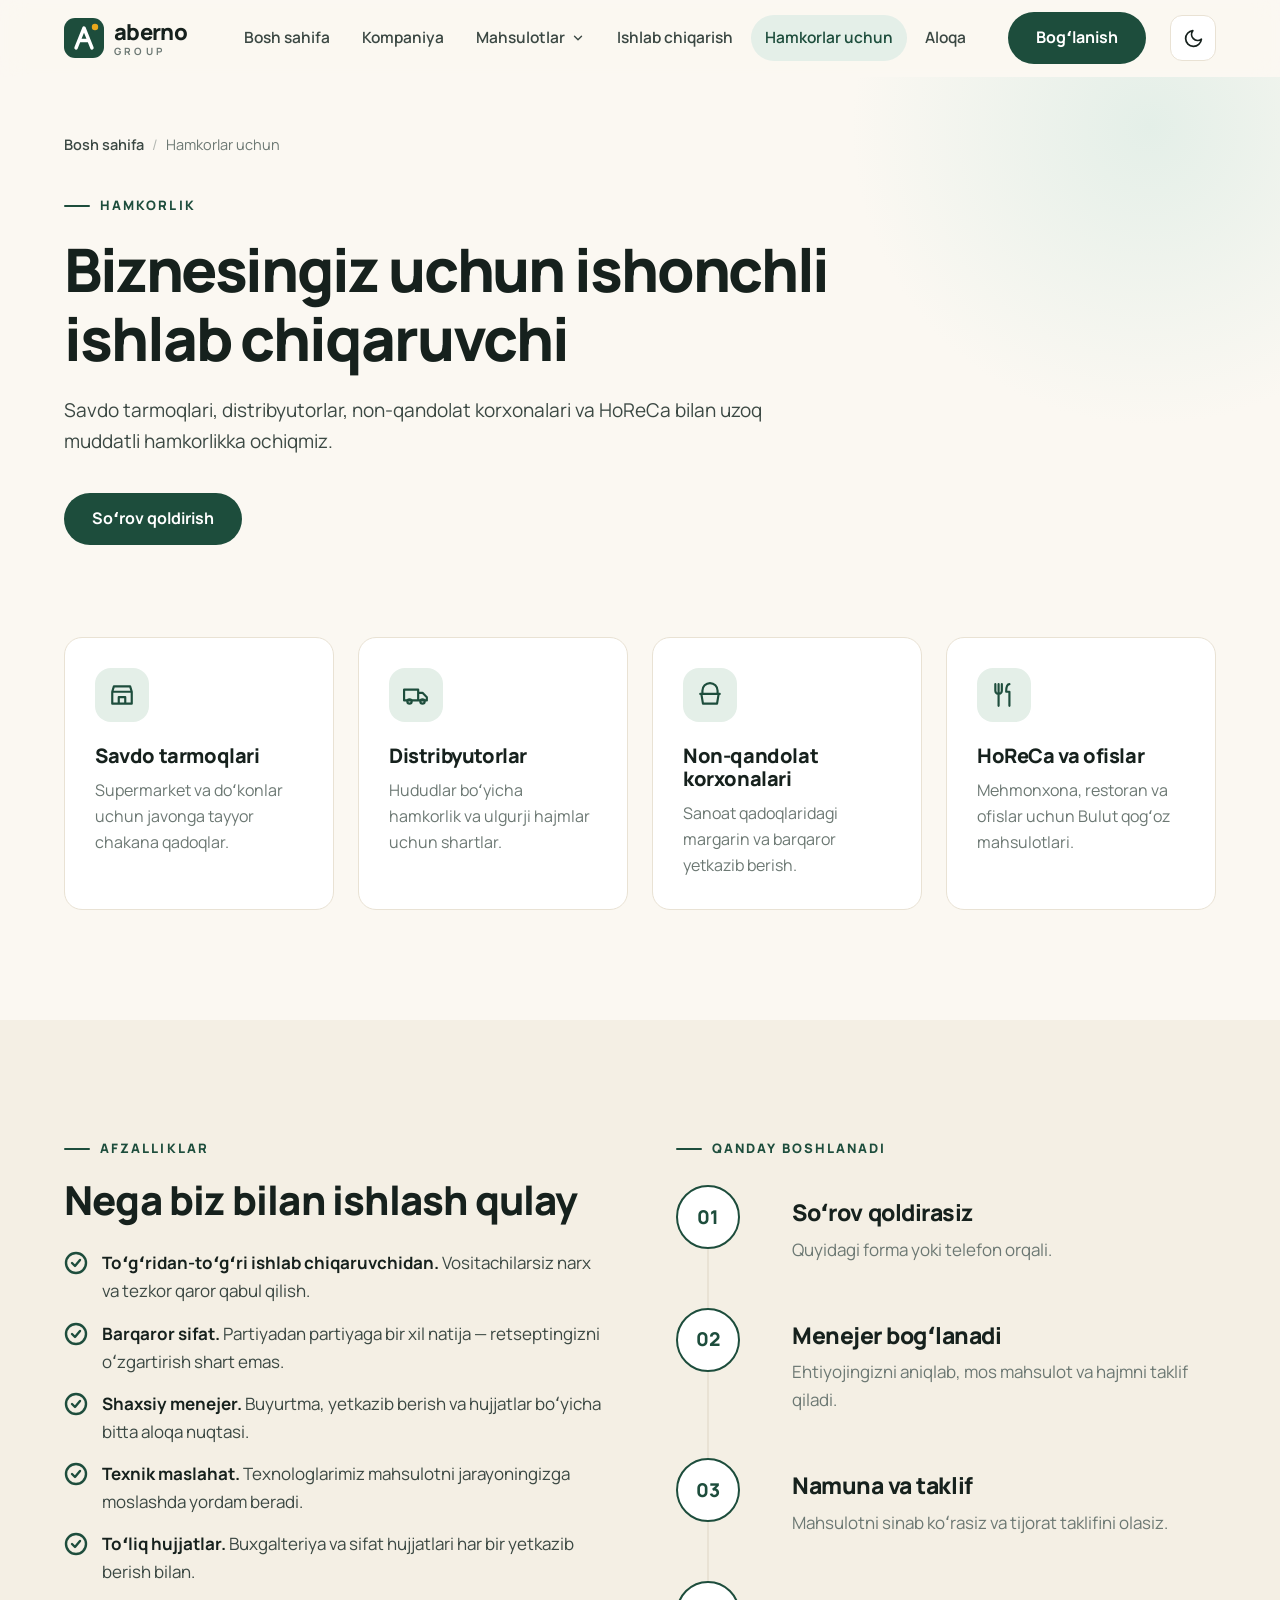
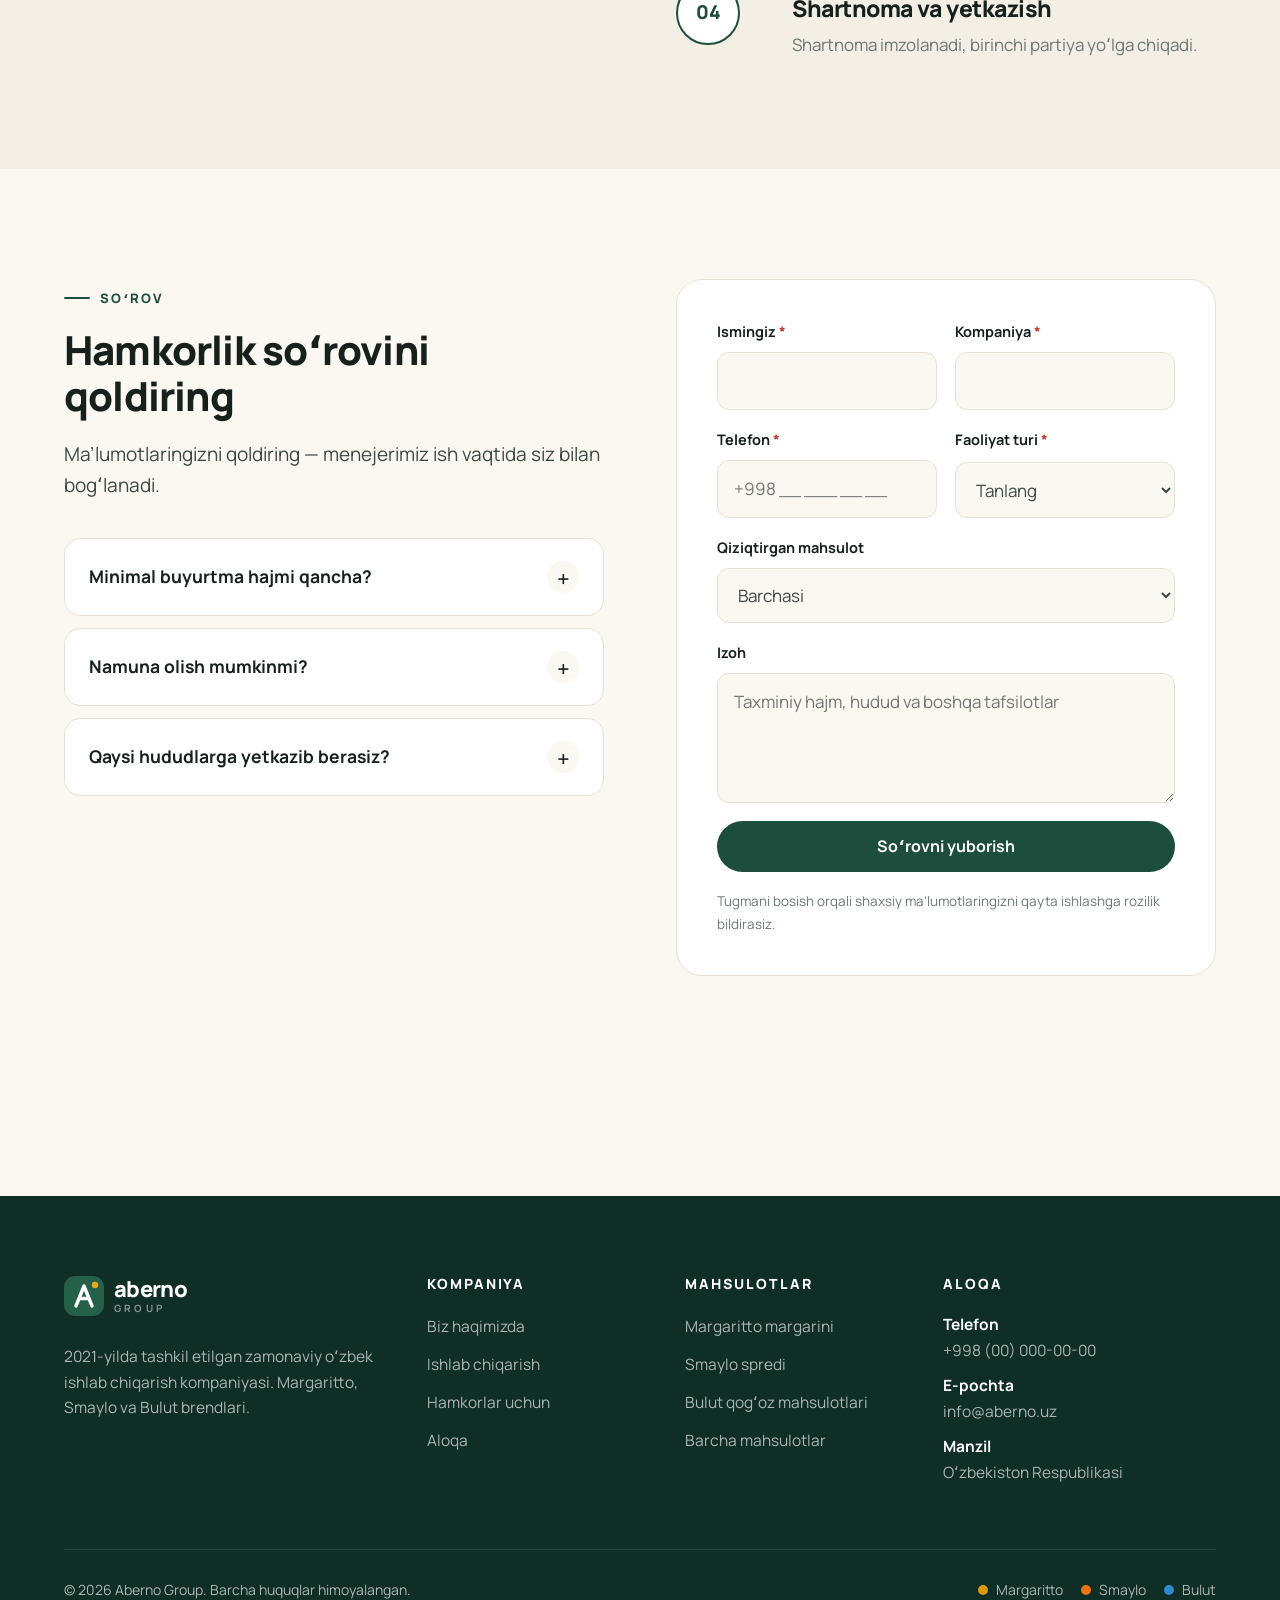
<file: partners.html>
<!DOCTYPE html>
<html lang="uz" class="no-js">
<head>
  <meta charset="UTF-8">
  <meta name="viewport" content="width=device-width, initial-scale=1">
  <title>Hamkorlar uchun — Aberno Group</title>
  <meta name="description" content="Savdo tarmoqlari, distribyutorlar, non-qandolat korxonalari va HoReCa uchun Aberno Group bilan hamkorlik shartlari.">
  <link rel="icon" href="img/favicon.svg" type="image/svg+xml">
  <link rel="preconnect" href="https://fonts.googleapis.com">
  <link rel="preconnect" href="https://fonts.gstatic.com" crossorigin>
  <link href="https://fonts.googleapis.com/css2?family=Manrope:wght@400;500;600;700;800&display=swap" rel="stylesheet">
  <script>try{var t=localStorage.getItem("theme");if(t!=="light"&&t!=="dark")t=matchMedia("(prefers-color-scheme: dark)").matches?"dark":"light";document.documentElement.setAttribute("data-theme",t)}catch(e){}</script>
  <link rel="stylesheet" href="css/style.css">
</head>
<body>
  <a class="skip-link" href="#main">Asosiy mazmunga oʻtish</a>

  <header class="header">
    <div class="container header__inner">
      <a href="index.html" class="logo" aria-label="Aberno Group — bosh sahifa">
        <svg class="logo__mark" viewBox="0 0 40 40" aria-hidden="true"><rect width="40" height="40" rx="11" fill="#1d4d3c"/><path d="M12 30 L20 10 L28 30 M15.5 22.5 H24.5" stroke="#fff" stroke-width="3.4" fill="none" stroke-linecap="round" stroke-linejoin="round"/><circle cx="31" cy="9" r="3.2" fill="#e9a81c"/></svg>
        <span class="logo__text">aberno<small>group</small></span>
      </a>
      <nav class="nav" id="nav" aria-label="Asosiy menyu">
        <ul class="nav__list">
          <li><a href="index.html" class="nav__link">Bosh sahifa</a></li>
          <li><a href="about.html" class="nav__link">Kompaniya</a></li>
          <li class="nav__item--drop">
            <a href="products.html" class="nav__link">Mahsulotlar <svg class="chev" viewBox="0 0 24 24" fill="none" stroke="currentColor" stroke-width="2.4" stroke-linecap="round" stroke-linejoin="round" aria-hidden="true"><path d="m6 9 6 6 6-6"/></svg></a>
            <ul class="nav__drop">
              <li><a href="margaritto.html"><span class="dot dot--m"></span><span>Margaritto<small>Margarin</small></span></a></li>
              <li><a href="smaylo.html"><span class="dot dot--s"></span><span>Smaylo<small>Spred</small></span></a></li>
              <li><a href="bulut.html"><span class="dot dot--b"></span><span>Bulut<small>Qogʻoz mahsulotlari</small></span></a></li>
            </ul>
          </li>
          <li><a href="production.html" class="nav__link">Ishlab chiqarish</a></li>
          <li><a href="partners.html" class="nav__link">Hamkorlar uchun</a></li>
          <li><a href="contact.html" class="nav__link">Aloqa</a></li>
        </ul>
        <a href="contact.html" class="btn btn--primary nav__cta">Bogʻlanish</a>
      </nav>
      <div class="header__actions">
        <button class="theme-toggle" type="button" aria-pressed="false" aria-label="Qorongʻi rejimga oʻtish" title="Qorongʻi rejim">
          <svg class="icon-moon" viewBox="0 0 24 24" fill="none" stroke="currentColor" stroke-width="2" stroke-linecap="round" stroke-linejoin="round" aria-hidden="true"><path d="M21 12.8A9 9 0 1 1 11.2 3a7 7 0 0 0 9.8 9.8z"/></svg>
          <svg class="icon-sun" viewBox="0 0 24 24" fill="none" stroke="currentColor" stroke-width="2" stroke-linecap="round" stroke-linejoin="round" aria-hidden="true"><circle cx="12" cy="12" r="4"/><path d="M12 2v2M12 20v2M4.9 4.9l1.4 1.4M17.7 17.7l1.4 1.4M2 12h2M20 12h2M4.9 19.1l1.4-1.4M17.7 6.3l1.4-1.4"/></svg>
        </button>
        <button class="burger" type="button" aria-controls="nav" aria-expanded="false" aria-label="Menyuni ochish"><span></span><span></span><span></span></button>
      </div>
    </div>
  </header>

  <main id="main">
    <section class="page-hero">
      <div class="container">
        <nav class="breadcrumbs" aria-label="Sahifa yoʻli"><a href="index.html">Bosh sahifa</a><span aria-hidden="true">/</span><span>Hamkorlar uchun</span></nav>
        <span class="eyebrow">Hamkorlik</span>
        <h1 class="reveal">Biznesingiz uchun ishonchli ishlab chiqaruvchi</h1>
        <p class="lead reveal" data-delay="1">Savdo tarmoqlari, distribyutorlar, non-qandolat korxonalari va HoReCa bilan uzoq muddatli hamkorlikka ochiqmiz.</p>
        <div class="hero__actions reveal" data-delay="2"><a href="#forma" class="btn btn--primary">Soʻrov qoldirish</a></div>
      </div>
    </section>

    <section class="section" style="padding-top:20px">
      <div class="container">
        <div class="grid grid--4">
          <div class="feature reveal">
            <div class="feature__icon"><svg viewBox="0 0 24 24" fill="none" stroke="currentColor" stroke-width="2" stroke-linecap="round" stroke-linejoin="round" aria-hidden="true"><path d="M3 9l1.5-5h15L21 9M3 9v11h18V9M3 9h18M9 20v-6h6v6"/></svg></div>
            <h3>Savdo tarmoqlari</h3>
            <p>Supermarket va doʻkonlar uchun javonga tayyor chakana qadoqlar.</p>
          </div>
          <div class="feature reveal" data-delay="1">
            <div class="feature__icon"><svg viewBox="0 0 24 24" fill="none" stroke="currentColor" stroke-width="2" stroke-linecap="round" stroke-linejoin="round" aria-hidden="true"><path d="M1 7h13v10H1zM14 10h4l4 4v3h-8"/><circle cx="6" cy="18" r="2"/><circle cx="18" cy="18" r="2"/></svg></div>
            <h3>Distribyutorlar</h3>
            <p>Hududlar boʻyicha hamkorlik va ulgurji hajmlar uchun shartlar.</p>
          </div>
          <div class="feature reveal" data-delay="2">
            <div class="feature__icon"><svg viewBox="0 0 24 24" fill="none" stroke="currentColor" stroke-width="2" stroke-linecap="round" stroke-linejoin="round" aria-hidden="true"><path d="M3 11h18M5 11V8a7 7 0 0 1 14 0v3M4 11l1.5 9h13L20 11"/></svg></div>
            <h3>Non-qandolat korxonalari</h3>
            <p>Sanoat qadoqlaridagi margarin va barqaror yetkazib berish.</p>
          </div>
          <div class="feature reveal" data-delay="3">
            <div class="feature__icon"><svg viewBox="0 0 24 24" fill="none" stroke="currentColor" stroke-width="2" stroke-linecap="round" stroke-linejoin="round" aria-hidden="true"><path d="M7 2v20M4 2v6a3 3 0 0 0 6 0V2M17 2c-2 0-3 3-3 7h3v13"/></svg></div>
            <h3>HoReCa va ofislar</h3>
            <p>Mehmonxona, restoran va ofislar uchun Bulut qogʻoz mahsulotlari.</p>
          </div>
        </div>
      </div>
    </section>

    <section class="section section--alt">
      <div class="container split split--top">
        <div>
          <span class="eyebrow">Afzalliklar</span>
          <h2 class="reveal" style="font-size:clamp(28px,3.4vw,40px)">Nega biz bilan ishlash qulay</h2>
          <ul class="checklist reveal" data-delay="1">
            <li><svg viewBox="0 0 24 24" fill="none" stroke="currentColor" stroke-width="2.4" stroke-linecap="round" stroke-linejoin="round" aria-hidden="true"><circle cx="12" cy="12" r="10"/><path d="m8 12 3 3 5-6"/></svg><span><b>Toʻgʻridan-toʻgʻri ishlab chiqaruvchidan.</b> Vositachilarsiz narx va tezkor qaror qabul qilish.</span></li>
            <li><svg viewBox="0 0 24 24" fill="none" stroke="currentColor" stroke-width="2.4" stroke-linecap="round" stroke-linejoin="round" aria-hidden="true"><circle cx="12" cy="12" r="10"/><path d="m8 12 3 3 5-6"/></svg><span><b>Barqaror sifat.</b> Partiyadan partiyaga bir xil natija — retseptingizni oʻzgartirish shart emas.</span></li>
            <li><svg viewBox="0 0 24 24" fill="none" stroke="currentColor" stroke-width="2.4" stroke-linecap="round" stroke-linejoin="round" aria-hidden="true"><circle cx="12" cy="12" r="10"/><path d="m8 12 3 3 5-6"/></svg><span><b>Shaxsiy menejer.</b> Buyurtma, yetkazib berish va hujjatlar boʻyicha bitta aloqa nuqtasi.</span></li>
            <li><svg viewBox="0 0 24 24" fill="none" stroke="currentColor" stroke-width="2.4" stroke-linecap="round" stroke-linejoin="round" aria-hidden="true"><circle cx="12" cy="12" r="10"/><path d="m8 12 3 3 5-6"/></svg><span><b>Texnik maslahat.</b> Texnologlarimiz mahsulotni jarayoningizga moslashda yordam beradi.</span></li>
            <li><svg viewBox="0 0 24 24" fill="none" stroke="currentColor" stroke-width="2.4" stroke-linecap="round" stroke-linejoin="round" aria-hidden="true"><circle cx="12" cy="12" r="10"/><path d="m8 12 3 3 5-6"/></svg><span><b>Toʻliq hujjatlar.</b> Buxgalteriya va sifat hujjatlari har bir yetkazib berish bilan.</span></li>
          </ul>
        </div>
        <div>
          <span class="eyebrow">Qanday boshlanadi</span>
          <div class="steps" style="margin-top:8px">
            <div class="step reveal"><div><h3>Soʻrov qoldirasiz</h3><p>Quyidagi forma yoki telefon orqali.</p></div></div>
            <div class="step reveal"><div><h3>Menejer bogʻlanadi</h3><p>Ehtiyojingizni aniqlab, mos mahsulot va hajmni taklif qiladi.</p></div></div>
            <div class="step reveal"><div><h3>Namuna va taklif</h3><p>Mahsulotni sinab koʻrasiz va tijorat taklifini olasiz.</p></div></div>
            <div class="step reveal"><div><h3>Shartnoma va yetkazish</h3><p>Shartnoma imzolanadi, birinchi partiya yoʻlga chiqadi.</p></div></div>
          </div>
        </div>
      </div>
    </section>

    <section class="section" id="forma">
      <div class="container split split--top">
        <div>
          <span class="eyebrow">Soʻrov</span>
          <h2 class="reveal" style="font-size:clamp(28px,3.4vw,40px)">Hamkorlik soʻrovini qoldiring</h2>
          <p class="lead reveal" style="margin-top:20px">Ma’lumotlaringizni qoldiring — menejerimiz ish vaqtida siz bilan bogʻlanadi.</p>
          <div class="faq reveal" style="margin-top:36px">
            <details>
              <summary>Minimal buyurtma hajmi qancha?</summary>
              <p>Minimal hajm mahsulot turi va hamkorlik formatiga bogʻliq. Menejerimiz sizning ehtiyojingizga qarab aniq shartlarni aytib beradi.</p>
            </details>
            <details>
              <summary>Namuna olish mumkinmi?</summary>
              <p>Ha. Korxonalar uchun mahsulotni oʻz jarayonida sinab koʻrish maqsadida namunalar taqdim etamiz.</p>
            </details>
            <details>
              <summary>Qaysi hududlarga yetkazib berasiz?</summary>
              <p>Yetkazib berish geografiyasi va shartlari haqida menejerimizdan aniq ma’lumot olishingiz mumkin.</p>
            </details>
          </div>
        </div>
        <div class="panel reveal" data-delay="1">
          <form class="form" novalidate>
            <div class="form__fields">
              <div class="form__row">
                <div class="field">
                  <label for="p-name">Ismingiz <span>*</span></label>
                  <input id="p-name" name="name" type="text" autocomplete="name" required>
                  <span class="field__error">Ismingizni kiriting</span>
                </div>
                <div class="field">
                  <label for="p-company">Kompaniya <span>*</span></label>
                  <input id="p-company" name="company" type="text" autocomplete="organization" required>
                  <span class="field__error">Kompaniya nomini kiriting</span>
                </div>
              </div>
              <div class="form__row">
                <div class="field">
                  <label for="p-phone">Telefon <span>*</span></label>
                  <input id="p-phone" name="phone" type="tel" autocomplete="tel" placeholder="+998 __ ___ __ __" required>
                  <span class="field__error">Toʻgʻri telefon raqamini kiriting</span>
                </div>
                <div class="field">
                  <label for="p-type">Faoliyat turi <span>*</span></label>
                  <select id="p-type" name="type" required>
                    <option value="">Tanlang</option>
                    <option>Savdo tarmogʻi / doʻkon</option>
                    <option>Distribyutor</option>
                    <option>Non-qandolat korxonasi</option>
                    <option>HoReCa / ofis</option>
                    <option>Boshqa</option>
                  </select>
                  <span class="field__error">Faoliyat turini tanlang</span>
                </div>
              </div>
              <div class="field">
                <label for="p-brand">Qiziqtirgan mahsulot</label>
                <select id="p-brand" name="brand">
                  <option>Barchasi</option>
                  <option>Margaritto margarini</option>
                  <option>Smaylo spredi</option>
                  <option>Bulut qogʻoz mahsulotlari</option>
                </select>
              </div>
              <div class="field">
                <label for="p-msg">Izoh</label>
                <textarea id="p-msg" name="message" placeholder="Taxminiy hajm, hudud va boshqa tafsilotlar"></textarea>
              </div>
              <button type="submit" class="btn btn--primary btn--block">Soʻrovni yuborish</button>
              <p class="form__note">Tugmani bosish orqali shaxsiy ma’lumotlaringizni qayta ishlashga rozilik bildirasiz.</p>
            </div>
            <div class="form__success" role="status">Rahmat! Soʻrovingiz qabul qilindi. Menejerimiz tez orada siz bilan bogʻlanadi.</div>
          </form>
        </div>
      </div>
    </section>
  </main>

  <footer class="footer">
    <div class="container">
      <div class="footer__grid">
        <div>
          <a href="index.html" class="logo" aria-label="Aberno Group — bosh sahifa">
            <svg class="logo__mark" viewBox="0 0 40 40" aria-hidden="true"><rect width="40" height="40" rx="11" fill="#256149"/><path d="M12 30 L20 10 L28 30 M15.5 22.5 H24.5" stroke="#fff" stroke-width="3.4" fill="none" stroke-linecap="round" stroke-linejoin="round"/><circle cx="31" cy="9" r="3.2" fill="#e9a81c"/></svg>
            <span class="logo__text">aberno<small>group</small></span>
          </a>
          <p class="footer__about">2021-yilda tashkil etilgan zamonaviy oʻzbek ishlab chiqarish kompaniyasi. Margaritto, Smaylo va Bulut brendlari.</p>
        </div>
        <div>
          <h4>Kompaniya</h4>
          <ul>
            <li><a href="about.html">Biz haqimizda</a></li>
            <li><a href="production.html">Ishlab chiqarish</a></li>
            <li><a href="partners.html">Hamkorlar uchun</a></li>
            <li><a href="contact.html">Aloqa</a></li>
          </ul>
        </div>
        <div>
          <h4>Mahsulotlar</h4>
          <ul>
            <li><a href="margaritto.html">Margaritto margarini</a></li>
            <li><a href="smaylo.html">Smaylo spredi</a></li>
            <li><a href="bulut.html">Bulut qogʻoz mahsulotlari</a></li>
            <li><a href="products.html">Barcha mahsulotlar</a></li>
          </ul>
        </div>
        <div>
          <h4>Aloqa</h4>
          <ul class="footer__contact">
            <li><b>Telefon</b><a href="tel:+998000000000">+998 (00) 000-00-00</a></li>
            <li><b>E-pochta</b><a href="mailto:info@aberno.uz">info@aberno.uz</a></li>
            <li><b>Manzil</b>Oʻzbekiston Respublikasi</li>
          </ul>
        </div>
      </div>
      <div class="footer__bottom">
        <span>© <span data-year>2026</span> Aberno Group. Barcha huquqlar himoyalangan.</span>
        <div class="footer__brands"><span><i class="dot dot--m"></i>Margaritto</span><span><i class="dot dot--s"></i>Smaylo</span><span><i class="dot dot--b"></i>Bulut</span></div>
      </div>
    </div>
  </footer>

  <button class="to-top" type="button" aria-label="Sahifa boshiga qaytish"><svg viewBox="0 0 24 24" fill="none" stroke="currentColor" stroke-width="2.4" stroke-linecap="round" stroke-linejoin="round" aria-hidden="true"><path d="M12 19V5M6 11l6-6 6 6"/></svg></button>

  <script src="js/main.js"></script>
</body>
</html>
</file>
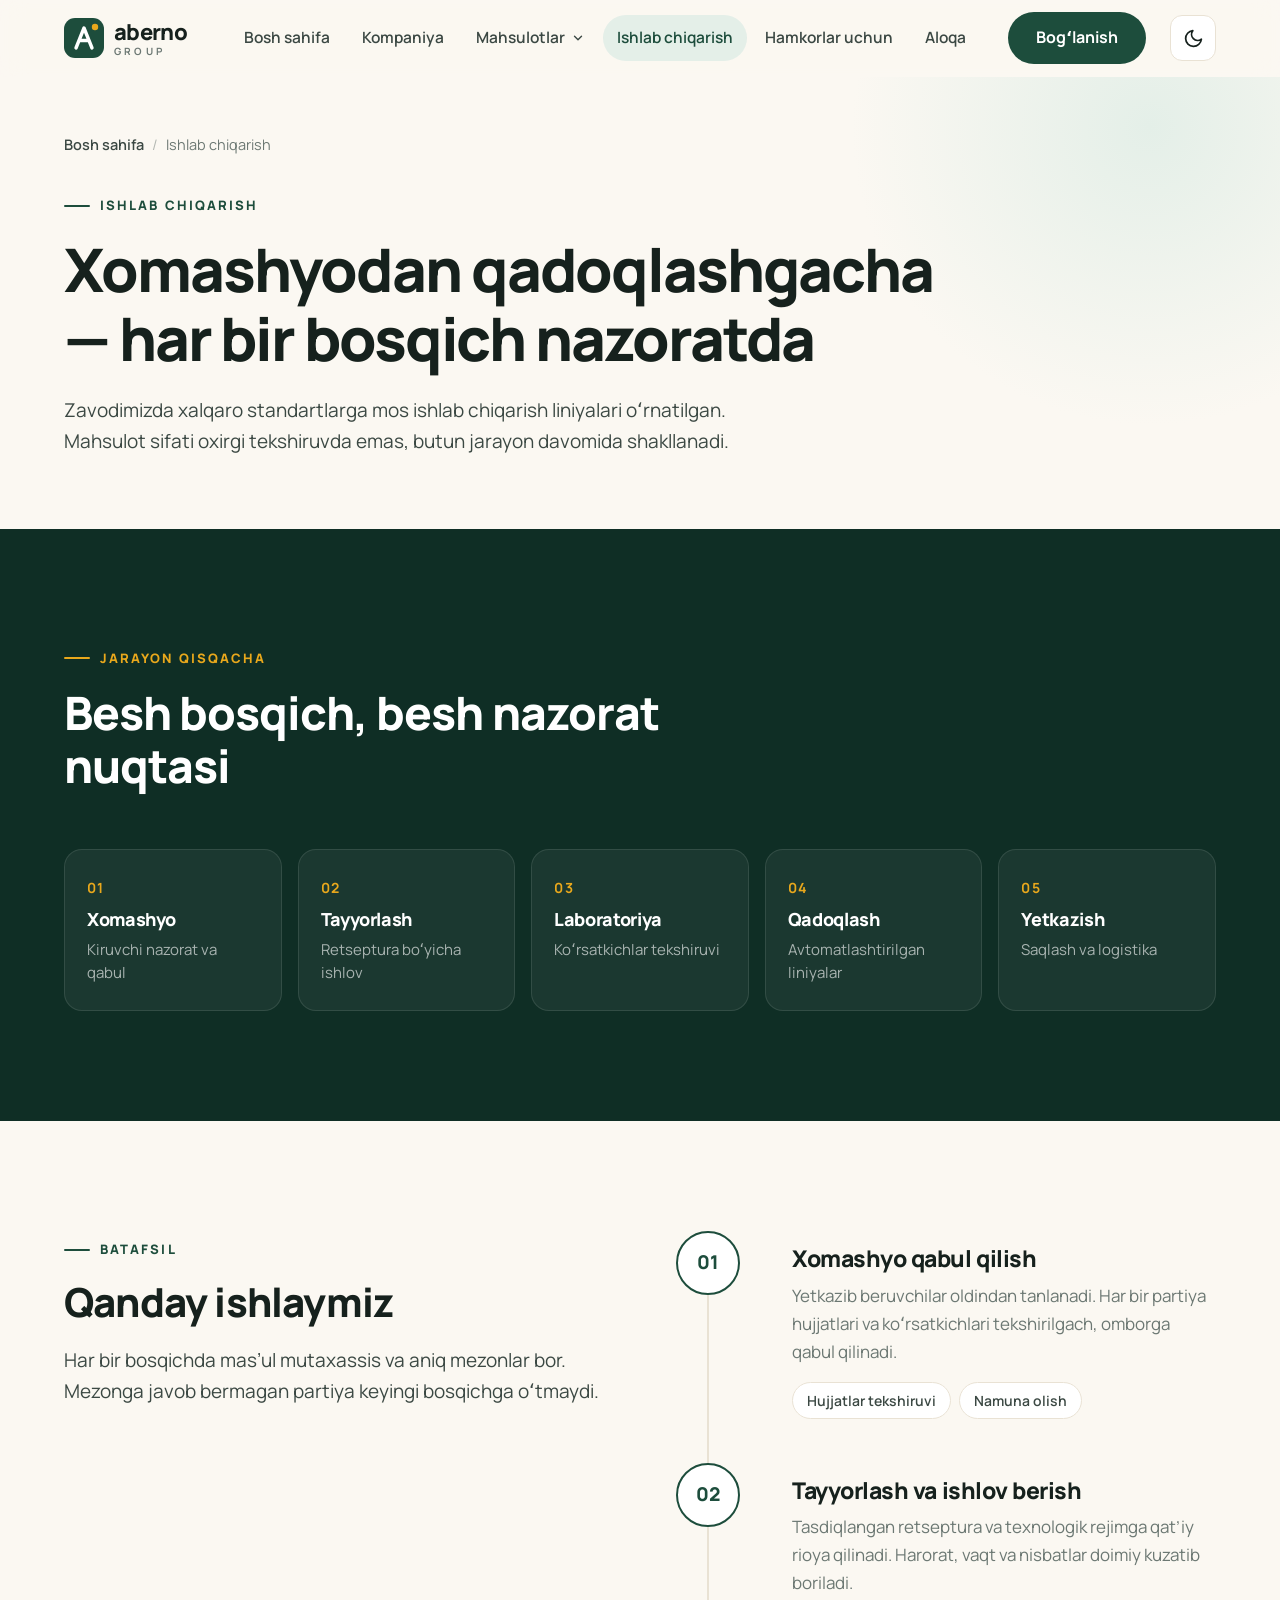
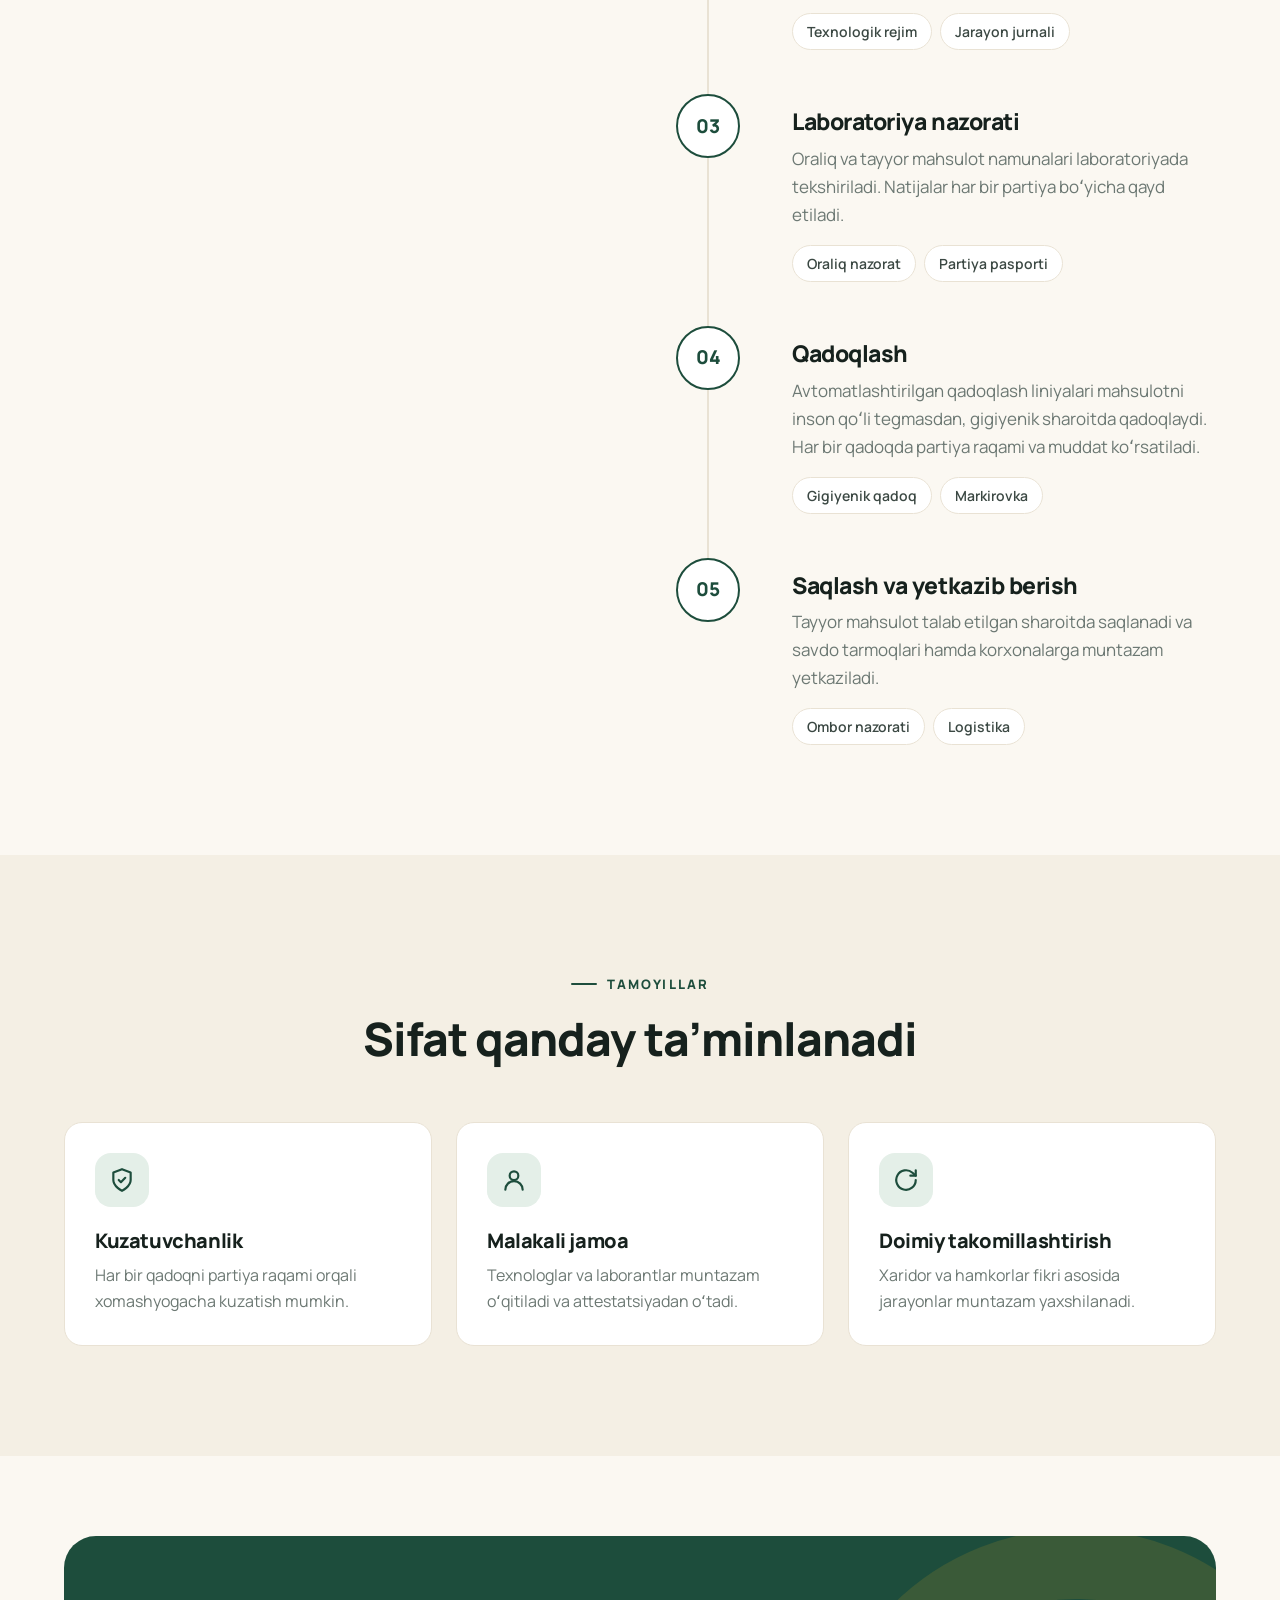
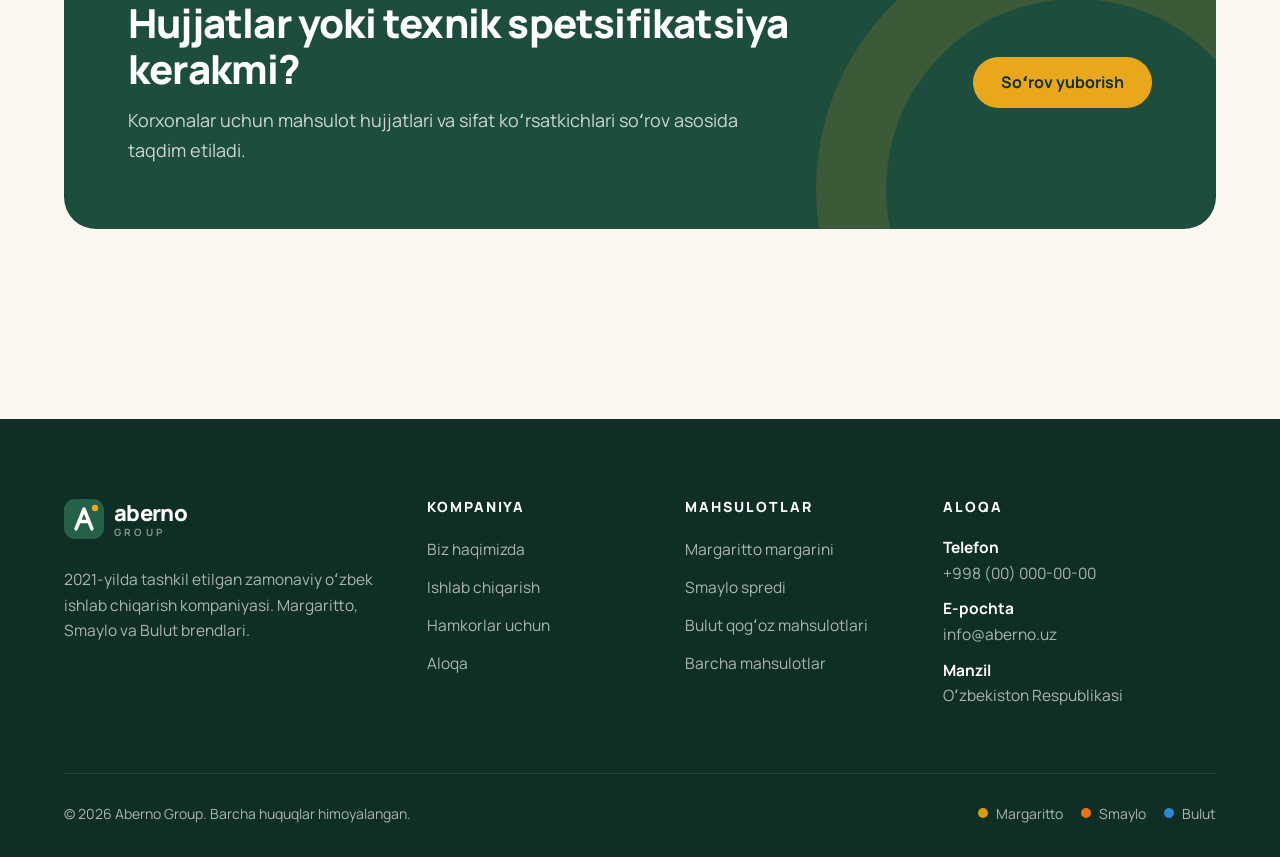
<file: production.html>
<!DOCTYPE html>
<html lang="uz" class="no-js">
<head>
  <meta charset="UTF-8">
  <meta name="viewport" content="width=device-width, initial-scale=1">
  <title>Ishlab chiqarish va sifat nazorati — Aberno Group</title>
  <meta name="description" content="Aberno Group zavodi: xalqaro standartlarga mos liniyalar va xomashyodan qadoqlashgacha qat’iy sifat nazorati.">
  <link rel="icon" href="img/favicon.svg" type="image/svg+xml">
  <link rel="preconnect" href="https://fonts.googleapis.com">
  <link rel="preconnect" href="https://fonts.gstatic.com" crossorigin>
  <link href="https://fonts.googleapis.com/css2?family=Manrope:wght@400;500;600;700;800&display=swap" rel="stylesheet">
  <script>try{var t=localStorage.getItem("theme");if(t!=="light"&&t!=="dark")t=matchMedia("(prefers-color-scheme: dark)").matches?"dark":"light";document.documentElement.setAttribute("data-theme",t)}catch(e){}</script>
  <link rel="stylesheet" href="css/style.css">
</head>
<body>
  <a class="skip-link" href="#main">Asosiy mazmunga oʻtish</a>

  <header class="header">
    <div class="container header__inner">
      <a href="index.html" class="logo" aria-label="Aberno Group — bosh sahifa">
        <svg class="logo__mark" viewBox="0 0 40 40" aria-hidden="true"><rect width="40" height="40" rx="11" fill="#1d4d3c"/><path d="M12 30 L20 10 L28 30 M15.5 22.5 H24.5" stroke="#fff" stroke-width="3.4" fill="none" stroke-linecap="round" stroke-linejoin="round"/><circle cx="31" cy="9" r="3.2" fill="#e9a81c"/></svg>
        <span class="logo__text">aberno<small>group</small></span>
      </a>
      <nav class="nav" id="nav" aria-label="Asosiy menyu">
        <ul class="nav__list">
          <li><a href="index.html" class="nav__link">Bosh sahifa</a></li>
          <li><a href="about.html" class="nav__link">Kompaniya</a></li>
          <li class="nav__item--drop">
            <a href="products.html" class="nav__link">Mahsulotlar <svg class="chev" viewBox="0 0 24 24" fill="none" stroke="currentColor" stroke-width="2.4" stroke-linecap="round" stroke-linejoin="round" aria-hidden="true"><path d="m6 9 6 6 6-6"/></svg></a>
            <ul class="nav__drop">
              <li><a href="margaritto.html"><span class="dot dot--m"></span><span>Margaritto<small>Margarin</small></span></a></li>
              <li><a href="smaylo.html"><span class="dot dot--s"></span><span>Smaylo<small>Spred</small></span></a></li>
              <li><a href="bulut.html"><span class="dot dot--b"></span><span>Bulut<small>Qogʻoz mahsulotlari</small></span></a></li>
            </ul>
          </li>
          <li><a href="production.html" class="nav__link">Ishlab chiqarish</a></li>
          <li><a href="partners.html" class="nav__link">Hamkorlar uchun</a></li>
          <li><a href="contact.html" class="nav__link">Aloqa</a></li>
        </ul>
        <a href="contact.html" class="btn btn--primary nav__cta">Bogʻlanish</a>
      </nav>
      <div class="header__actions">
        <button class="theme-toggle" type="button" aria-pressed="false" aria-label="Qorongʻi rejimga oʻtish" title="Qorongʻi rejim">
          <svg class="icon-moon" viewBox="0 0 24 24" fill="none" stroke="currentColor" stroke-width="2" stroke-linecap="round" stroke-linejoin="round" aria-hidden="true"><path d="M21 12.8A9 9 0 1 1 11.2 3a7 7 0 0 0 9.8 9.8z"/></svg>
          <svg class="icon-sun" viewBox="0 0 24 24" fill="none" stroke="currentColor" stroke-width="2" stroke-linecap="round" stroke-linejoin="round" aria-hidden="true"><circle cx="12" cy="12" r="4"/><path d="M12 2v2M12 20v2M4.9 4.9l1.4 1.4M17.7 17.7l1.4 1.4M2 12h2M20 12h2M4.9 19.1l1.4-1.4M17.7 6.3l1.4-1.4"/></svg>
        </button>
        <button class="burger" type="button" aria-controls="nav" aria-expanded="false" aria-label="Menyuni ochish"><span></span><span></span><span></span></button>
      </div>
    </div>
  </header>

  <main id="main">
    <section class="page-hero">
      <div class="container">
        <nav class="breadcrumbs" aria-label="Sahifa yoʻli"><a href="index.html">Bosh sahifa</a><span aria-hidden="true">/</span><span>Ishlab chiqarish</span></nav>
        <span class="eyebrow">Ishlab chiqarish</span>
        <h1 class="reveal">Xomashyodan qadoqlashgacha — har bir bosqich nazoratda</h1>
        <p class="lead reveal" data-delay="1">Zavodimizda xalqaro standartlarga mos ishlab chiqarish liniyalari oʻrnatilgan. Mahsulot sifati oxirgi tekshiruvda emas, butun jarayon davomida shakllanadi.</p>
      </div>
    </section>

    <section class="section section--dark">
      <div class="container">
        <div class="section-head">
          <span class="eyebrow">Jarayon qisqacha</span>
          <h2 class="reveal">Besh bosqich, besh nazorat nuqtasi</h2>
        </div>
        <div class="mini-steps">
          <div class="mini-step reveal"><b>01</b><h3>Xomashyo</h3><p>Kiruvchi nazorat va qabul</p></div>
          <div class="mini-step reveal" data-delay="1"><b>02</b><h3>Tayyorlash</h3><p>Retseptura boʻyicha ishlov</p></div>
          <div class="mini-step reveal" data-delay="2"><b>03</b><h3>Laboratoriya</h3><p>Koʻrsatkichlar tekshiruvi</p></div>
          <div class="mini-step reveal" data-delay="3"><b>04</b><h3>Qadoqlash</h3><p>Avtomatlashtirilgan liniyalar</p></div>
          <div class="mini-step reveal"><b>05</b><h3>Yetkazish</h3><p>Saqlash va logistika</p></div>
        </div>
      </div>
    </section>

    <section class="section">
      <div class="container split split--top">
        <div style="position:sticky;top:calc(var(--header-h) + 32px)">
          <span class="eyebrow">Batafsil</span>
          <h2 class="reveal" style="font-size:clamp(28px,3.4vw,40px)">Qanday ishlaymiz</h2>
          <p class="lead reveal" style="margin-top:20px">Har bir bosqichda mas’ul mutaxassis va aniq mezonlar bor. Mezonga javob bermagan partiya keyingi bosqichga oʻtmaydi.</p>
        </div>
        <div class="steps">
          <div class="step reveal">
            <div>
              <h3>Xomashyo qabul qilish</h3>
              <p>Yetkazib beruvchilar oldindan tanlanadi. Har bir partiya hujjatlari va koʻrsatkichlari tekshirilgach, omborga qabul qilinadi.</p>
              <div class="step__tags"><span class="tag">Hujjatlar tekshiruvi</span><span class="tag">Namuna olish</span></div>
            </div>
          </div>
          <div class="step reveal">
            <div>
              <h3>Tayyorlash va ishlov berish</h3>
              <p>Tasdiqlangan retseptura va texnologik rejimga qat’iy rioya qilinadi. Harorat, vaqt va nisbatlar doimiy kuzatib boriladi.</p>
              <div class="step__tags"><span class="tag">Texnologik rejim</span><span class="tag">Jarayon jurnali</span></div>
            </div>
          </div>
          <div class="step reveal">
            <div>
              <h3>Laboratoriya nazorati</h3>
              <p>Oraliq va tayyor mahsulot namunalari laboratoriyada tekshiriladi. Natijalar har bir partiya boʻyicha qayd etiladi.</p>
              <div class="step__tags"><span class="tag">Oraliq nazorat</span><span class="tag">Partiya pasporti</span></div>
            </div>
          </div>
          <div class="step reveal">
            <div>
              <h3>Qadoqlash</h3>
              <p>Avtomatlashtirilgan qadoqlash liniyalari mahsulotni inson qoʻli tegmasdan, gigiyenik sharoitda qadoqlaydi. Har bir qadoqda partiya raqami va muddat koʻrsatiladi.</p>
              <div class="step__tags"><span class="tag">Gigiyenik qadoq</span><span class="tag">Markirovka</span></div>
            </div>
          </div>
          <div class="step reveal">
            <div>
              <h3>Saqlash va yetkazib berish</h3>
              <p>Tayyor mahsulot talab etilgan sharoitda saqlanadi va savdo tarmoqlari hamda korxonalarga muntazam yetkaziladi.</p>
              <div class="step__tags"><span class="tag">Ombor nazorati</span><span class="tag">Logistika</span></div>
            </div>
          </div>
        </div>
      </div>
    </section>

    <section class="section section--alt">
      <div class="container">
        <div class="section-head section-head--center">
          <span class="eyebrow">Tamoyillar</span>
          <h2 class="reveal">Sifat qanday ta’minlanadi</h2>
        </div>
        <div class="grid grid--3">
          <div class="feature reveal">
            <div class="feature__icon"><svg viewBox="0 0 24 24" fill="none" stroke="currentColor" stroke-width="2" stroke-linecap="round" stroke-linejoin="round" aria-hidden="true"><path d="M12 22s8-4 8-10V5l-8-3-8 3v7c0 6 8 10 8 10z"/><path d="m9 12 2 2 4-4"/></svg></div>
            <h3>Kuzatuvchanlik</h3>
            <p>Har bir qadoqni partiya raqami orqali xomashyogacha kuzatish mumkin.</p>
          </div>
          <div class="feature reveal" data-delay="1">
            <div class="feature__icon"><svg viewBox="0 0 24 24" fill="none" stroke="currentColor" stroke-width="2" stroke-linecap="round" stroke-linejoin="round" aria-hidden="true"><circle cx="12" cy="8" r="4"/><path d="M4 21a8 8 0 0 1 16 0"/></svg></div>
            <h3>Malakali jamoa</h3>
            <p>Texnologlar va laborantlar muntazam oʻqitiladi va attestatsiyadan oʻtadi.</p>
          </div>
          <div class="feature reveal" data-delay="2">
            <div class="feature__icon"><svg viewBox="0 0 24 24" fill="none" stroke="currentColor" stroke-width="2" stroke-linecap="round" stroke-linejoin="round" aria-hidden="true"><path d="M21 12a9 9 0 1 1-3-6.7L21 8"/><path d="M21 3v5h-5"/></svg></div>
            <h3>Doimiy takomillashtirish</h3>
            <p>Xaridor va hamkorlar fikri asosida jarayonlar muntazam yaxshilanadi.</p>
          </div>
        </div>
      </div>
    </section>

    <section class="section section--tight">
      <div class="container">
        <div class="cta reveal">
          <div>
            <h2>Hujjatlar yoki texnik spetsifikatsiya kerakmi?</h2>
            <p>Korxonalar uchun mahsulot hujjatlari va sifat koʻrsatkichlari soʻrov asosida taqdim etiladi.</p>
          </div>
          <div class="cta__actions"><a href="partners.html#forma" class="btn btn--gold">Soʻrov yuborish</a></div>
        </div>
      </div>
    </section>
  </main>

  <footer class="footer">
    <div class="container">
      <div class="footer__grid">
        <div>
          <a href="index.html" class="logo" aria-label="Aberno Group — bosh sahifa">
            <svg class="logo__mark" viewBox="0 0 40 40" aria-hidden="true"><rect width="40" height="40" rx="11" fill="#256149"/><path d="M12 30 L20 10 L28 30 M15.5 22.5 H24.5" stroke="#fff" stroke-width="3.4" fill="none" stroke-linecap="round" stroke-linejoin="round"/><circle cx="31" cy="9" r="3.2" fill="#e9a81c"/></svg>
            <span class="logo__text">aberno<small>group</small></span>
          </a>
          <p class="footer__about">2021-yilda tashkil etilgan zamonaviy oʻzbek ishlab chiqarish kompaniyasi. Margaritto, Smaylo va Bulut brendlari.</p>
        </div>
        <div>
          <h4>Kompaniya</h4>
          <ul>
            <li><a href="about.html">Biz haqimizda</a></li>
            <li><a href="production.html">Ishlab chiqarish</a></li>
            <li><a href="partners.html">Hamkorlar uchun</a></li>
            <li><a href="contact.html">Aloqa</a></li>
          </ul>
        </div>
        <div>
          <h4>Mahsulotlar</h4>
          <ul>
            <li><a href="margaritto.html">Margaritto margarini</a></li>
            <li><a href="smaylo.html">Smaylo spredi</a></li>
            <li><a href="bulut.html">Bulut qogʻoz mahsulotlari</a></li>
            <li><a href="products.html">Barcha mahsulotlar</a></li>
          </ul>
        </div>
        <div>
          <h4>Aloqa</h4>
          <ul class="footer__contact">
            <li><b>Telefon</b><a href="tel:+998000000000">+998 (00) 000-00-00</a></li>
            <li><b>E-pochta</b><a href="mailto:info@aberno.uz">info@aberno.uz</a></li>
            <li><b>Manzil</b>Oʻzbekiston Respublikasi</li>
          </ul>
        </div>
      </div>
      <div class="footer__bottom">
        <span>© <span data-year>2026</span> Aberno Group. Barcha huquqlar himoyalangan.</span>
        <div class="footer__brands"><span><i class="dot dot--m"></i>Margaritto</span><span><i class="dot dot--s"></i>Smaylo</span><span><i class="dot dot--b"></i>Bulut</span></div>
      </div>
    </div>
  </footer>

  <button class="to-top" type="button" aria-label="Sahifa boshiga qaytish"><svg viewBox="0 0 24 24" fill="none" stroke="currentColor" stroke-width="2.4" stroke-linecap="round" stroke-linejoin="round" aria-hidden="true"><path d="M12 19V5M6 11l6-6 6 6"/></svg></button>

  <script src="js/main.js"></script>
</body>
</html>
</file>
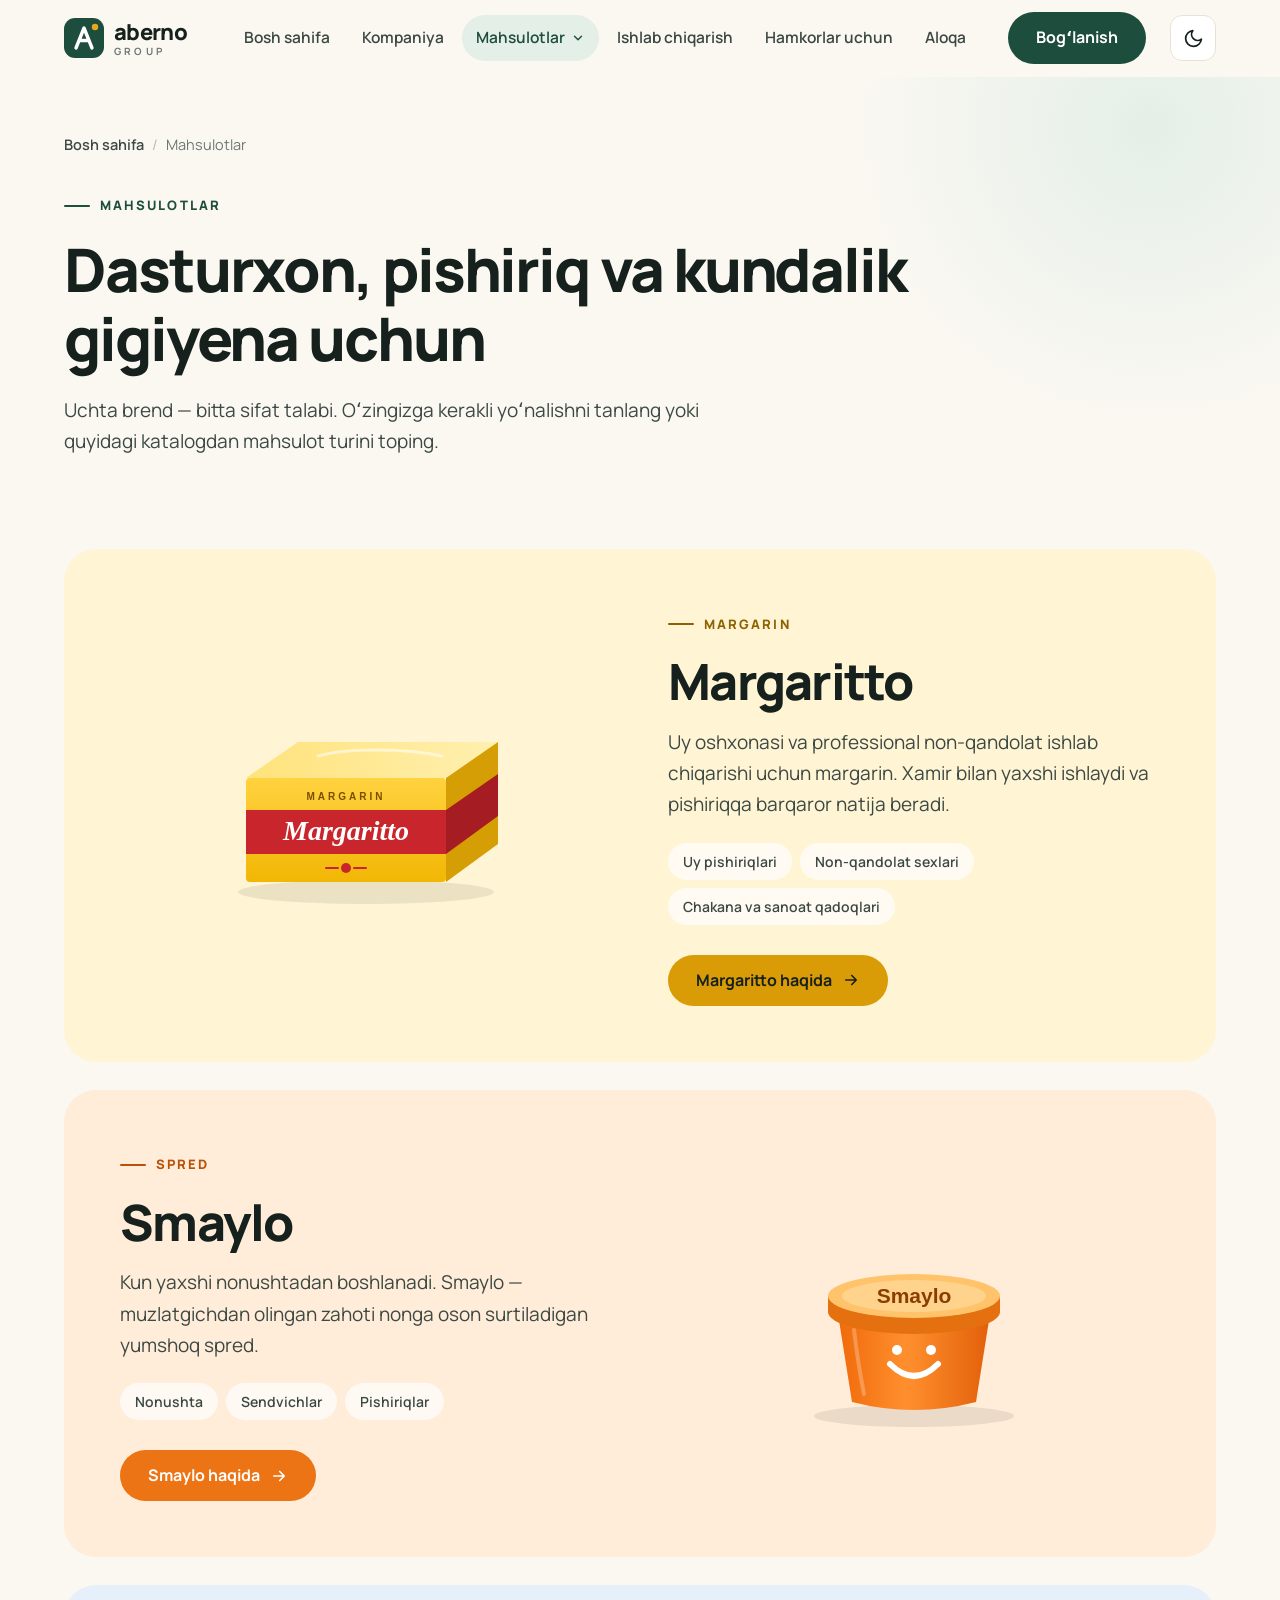
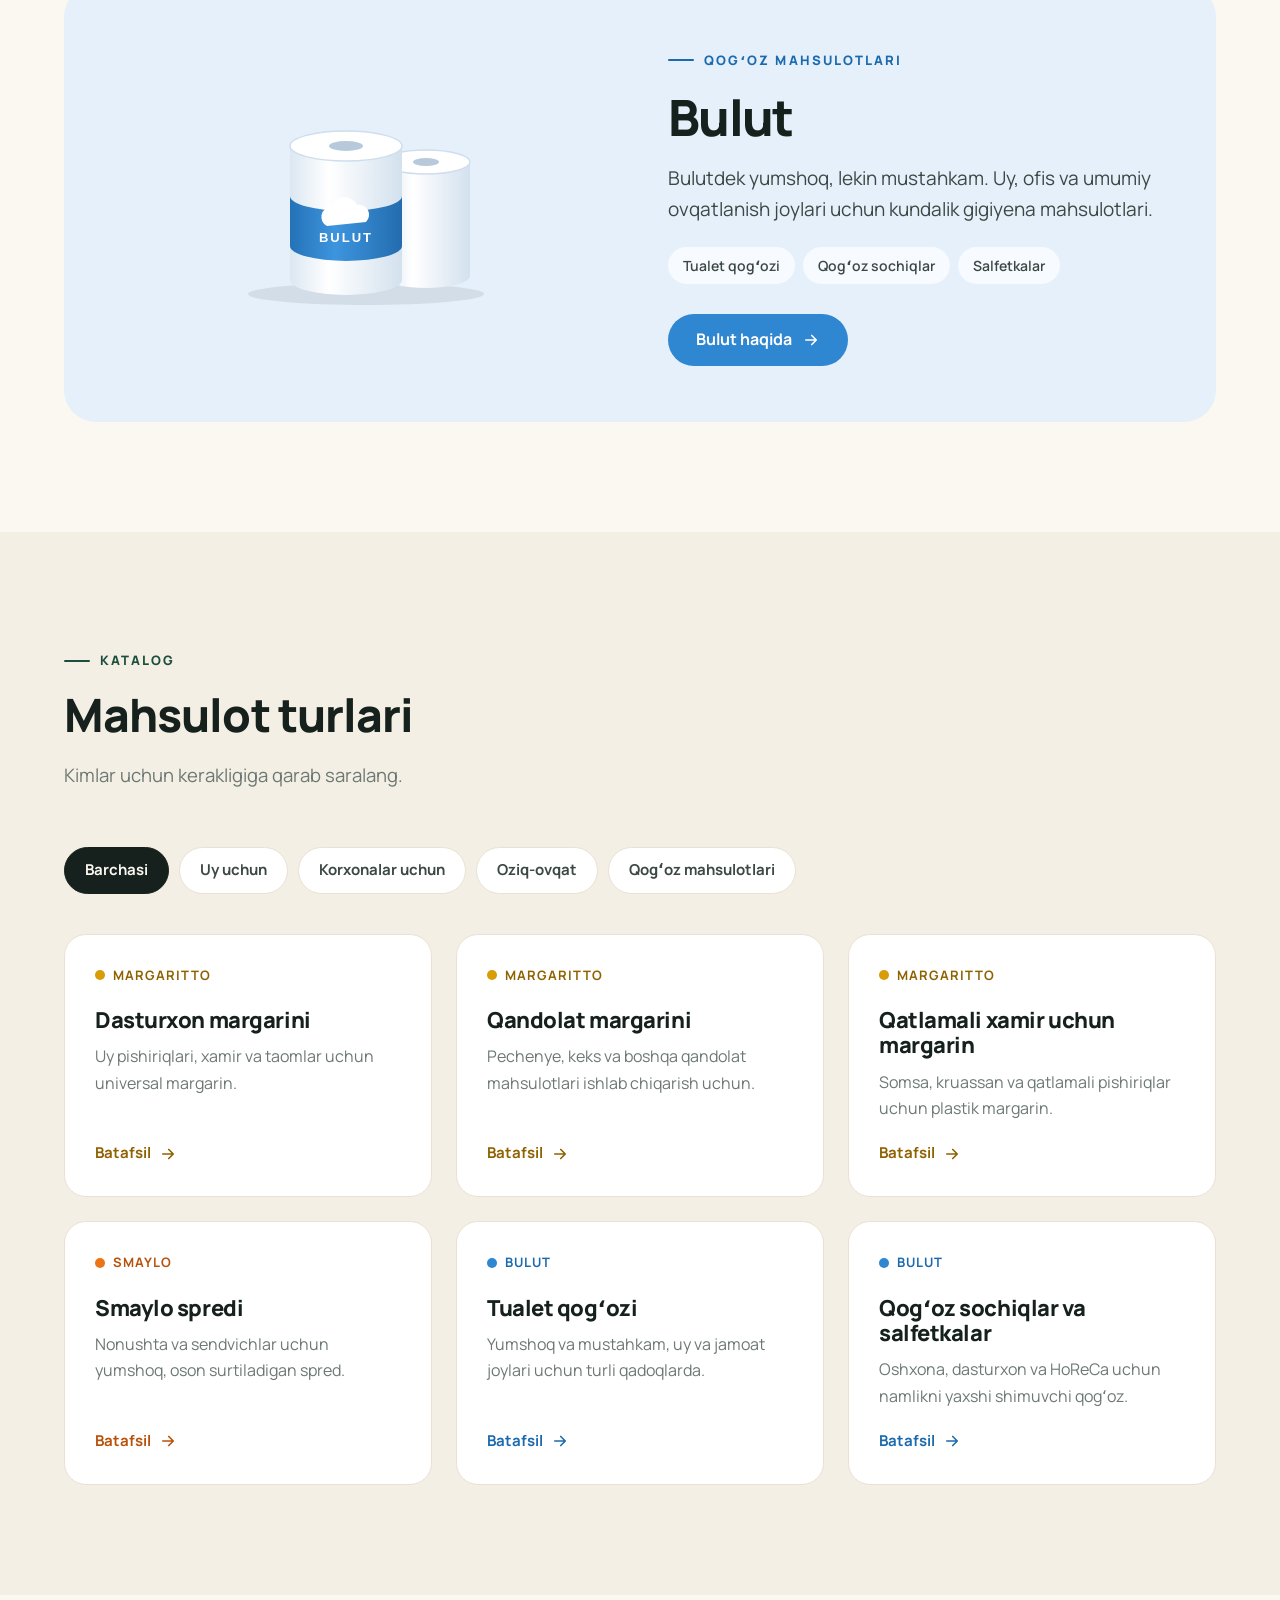
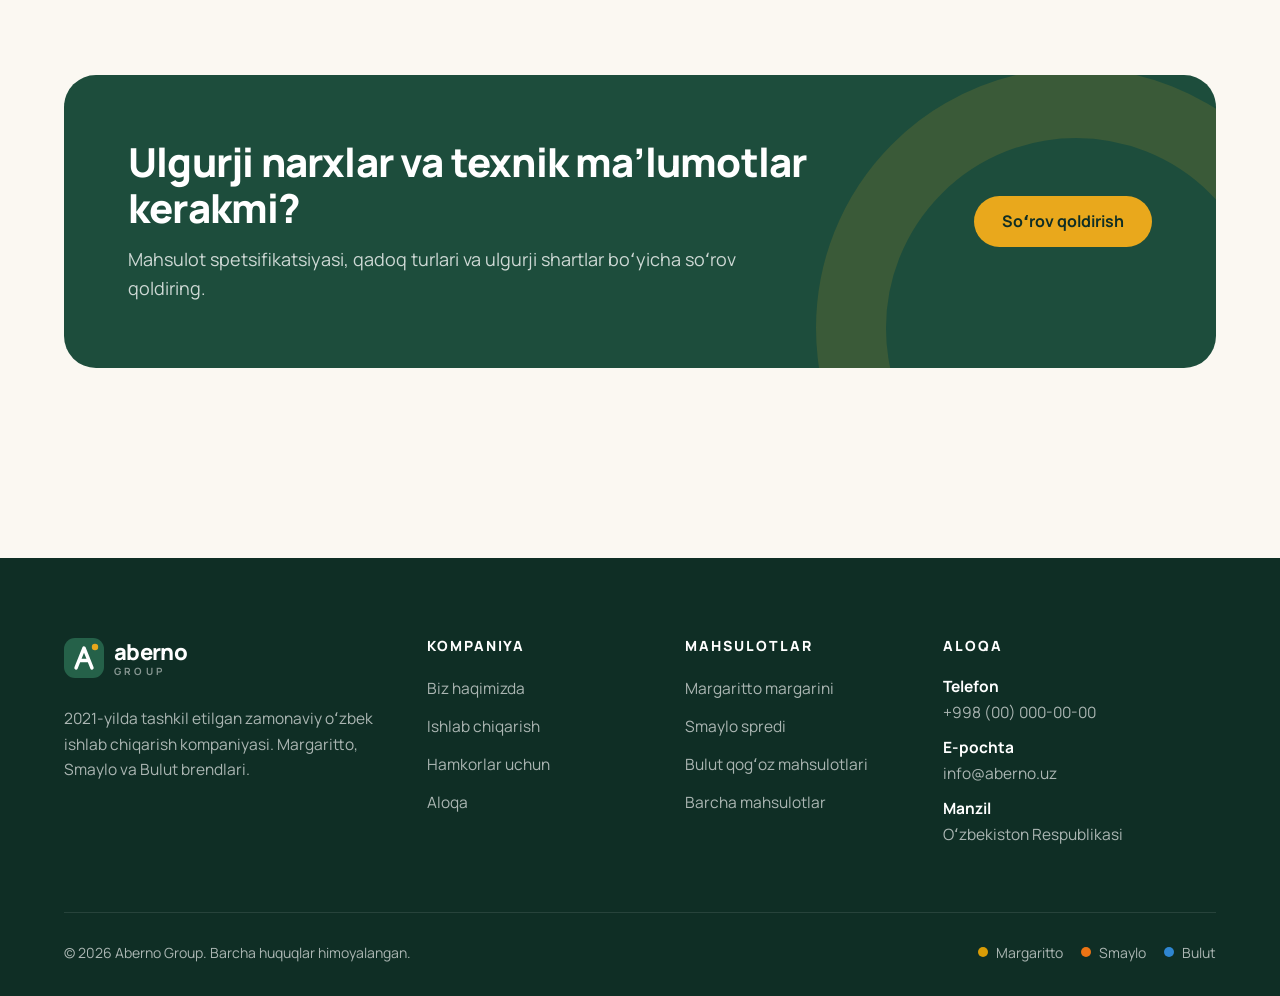
<file: products.html>
<!DOCTYPE html>
<html lang="uz" class="no-js">
<head>
  <meta charset="UTF-8">
  <meta name="viewport" content="width=device-width, initial-scale=1">
  <title>Mahsulotlar — Aberno Group</title>
  <meta name="description" content="Aberno Group mahsulotlari: Margaritto margarini, Smaylo spredi va Bulut qogʻoz mahsulotlari — uy va korxonalar uchun.">
  <link rel="icon" href="img/favicon.svg" type="image/svg+xml">
  <link rel="preconnect" href="https://fonts.googleapis.com">
  <link rel="preconnect" href="https://fonts.gstatic.com" crossorigin>
  <link href="https://fonts.googleapis.com/css2?family=Manrope:wght@400;500;600;700;800&display=swap" rel="stylesheet">
  <script>try{var t=localStorage.getItem("theme");if(t!=="light"&&t!=="dark")t=matchMedia("(prefers-color-scheme: dark)").matches?"dark":"light";document.documentElement.setAttribute("data-theme",t)}catch(e){}</script>
  <link rel="stylesheet" href="css/style.css">
</head>
<body>
  <a class="skip-link" href="#main">Asosiy mazmunga oʻtish</a>

  <header class="header">
    <div class="container header__inner">
      <a href="index.html" class="logo" aria-label="Aberno Group — bosh sahifa">
        <svg class="logo__mark" viewBox="0 0 40 40" aria-hidden="true"><rect width="40" height="40" rx="11" fill="#1d4d3c"/><path d="M12 30 L20 10 L28 30 M15.5 22.5 H24.5" stroke="#fff" stroke-width="3.4" fill="none" stroke-linecap="round" stroke-linejoin="round"/><circle cx="31" cy="9" r="3.2" fill="#e9a81c"/></svg>
        <span class="logo__text">aberno<small>group</small></span>
      </a>
      <nav class="nav" id="nav" aria-label="Asosiy menyu">
        <ul class="nav__list">
          <li><a href="index.html" class="nav__link">Bosh sahifa</a></li>
          <li><a href="about.html" class="nav__link">Kompaniya</a></li>
          <li class="nav__item--drop">
            <a href="products.html" class="nav__link">Mahsulotlar <svg class="chev" viewBox="0 0 24 24" fill="none" stroke="currentColor" stroke-width="2.4" stroke-linecap="round" stroke-linejoin="round" aria-hidden="true"><path d="m6 9 6 6 6-6"/></svg></a>
            <ul class="nav__drop">
              <li><a href="margaritto.html"><span class="dot dot--m"></span><span>Margaritto<small>Margarin</small></span></a></li>
              <li><a href="smaylo.html"><span class="dot dot--s"></span><span>Smaylo<small>Spred</small></span></a></li>
              <li><a href="bulut.html"><span class="dot dot--b"></span><span>Bulut<small>Qogʻoz mahsulotlari</small></span></a></li>
            </ul>
          </li>
          <li><a href="production.html" class="nav__link">Ishlab chiqarish</a></li>
          <li><a href="partners.html" class="nav__link">Hamkorlar uchun</a></li>
          <li><a href="contact.html" class="nav__link">Aloqa</a></li>
        </ul>
        <a href="contact.html" class="btn btn--primary nav__cta">Bogʻlanish</a>
      </nav>
      <div class="header__actions">
        <button class="theme-toggle" type="button" aria-pressed="false" aria-label="Qorongʻi rejimga oʻtish" title="Qorongʻi rejim">
          <svg class="icon-moon" viewBox="0 0 24 24" fill="none" stroke="currentColor" stroke-width="2" stroke-linecap="round" stroke-linejoin="round" aria-hidden="true"><path d="M21 12.8A9 9 0 1 1 11.2 3a7 7 0 0 0 9.8 9.8z"/></svg>
          <svg class="icon-sun" viewBox="0 0 24 24" fill="none" stroke="currentColor" stroke-width="2" stroke-linecap="round" stroke-linejoin="round" aria-hidden="true"><circle cx="12" cy="12" r="4"/><path d="M12 2v2M12 20v2M4.9 4.9l1.4 1.4M17.7 17.7l1.4 1.4M2 12h2M20 12h2M4.9 19.1l1.4-1.4M17.7 6.3l1.4-1.4"/></svg>
        </button>
        <button class="burger" type="button" aria-controls="nav" aria-expanded="false" aria-label="Menyuni ochish"><span></span><span></span><span></span></button>
      </div>
    </div>
  </header>

  <main id="main">
    <section class="page-hero">
      <div class="container">
        <nav class="breadcrumbs" aria-label="Sahifa yoʻli"><a href="index.html">Bosh sahifa</a><span aria-hidden="true">/</span><span>Mahsulotlar</span></nav>
        <span class="eyebrow">Mahsulotlar</span>
        <h1 class="reveal">Dasturxon, pishiriq va kundalik gigiyena uchun</h1>
        <p class="lead reveal" data-delay="1">Uchta brend — bitta sifat talabi. Oʻzingizga kerakli yoʻnalishni tanlang yoki quyidagi katalogdan mahsulot turini toping.</p>
      </div>
    </section>

    <section class="section" style="padding-top:20px">
      <div class="container">
        <div class="brand-row theme-m reveal">
          <div class="brand-row__media"><img src="img/margaritto.svg" alt="Margaritto margarini qadogʻi" width="320" height="240"></div>
          <div>
            <span class="eyebrow">Margarin</span>
            <h2>Margaritto</h2>
            <p class="lead" style="margin-top:16px">Uy oshxonasi va professional non-qandolat ishlab chiqarishi uchun margarin. Xamir bilan yaxshi ishlaydi va pishiriqqa barqaror natija beradi.</p>
            <div class="brand-row__tags"><span class="tag">Uy pishiriqlari</span><span class="tag">Non-qandolat sexlari</span><span class="tag">Chakana va sanoat qadoqlari</span></div>
            <a href="margaritto.html" class="btn btn--accent">Margaritto haqida <svg viewBox="0 0 24 24" fill="none" stroke="currentColor" stroke-width="2.2" stroke-linecap="round" stroke-linejoin="round" aria-hidden="true"><path d="M5 12h14M13 6l6 6-6 6"/></svg></a>
          </div>
        </div>

        <div class="brand-row brand-row--rev theme-s reveal">
          <div class="brand-row__media"><img src="img/smaylo.svg" alt="Smaylo spredi idishi" width="320" height="240"></div>
          <div>
            <span class="eyebrow">Spred</span>
            <h2>Smaylo</h2>
            <p class="lead" style="margin-top:16px">Kun yaxshi nonushtadan boshlanadi. Smaylo — muzlatgichdan olingan zahoti nonga oson surtiladigan yumshoq spred.</p>
            <div class="brand-row__tags"><span class="tag">Nonushta</span><span class="tag">Sendvichlar</span><span class="tag">Pishiriqlar</span></div>
            <a href="smaylo.html" class="btn btn--accent">Smaylo haqida <svg viewBox="0 0 24 24" fill="none" stroke="currentColor" stroke-width="2.2" stroke-linecap="round" stroke-linejoin="round" aria-hidden="true"><path d="M5 12h14M13 6l6 6-6 6"/></svg></a>
          </div>
        </div>

        <div class="brand-row theme-b reveal">
          <div class="brand-row__media"><img src="img/bulut.svg" alt="Bulut qogʻoz rulonlari" width="320" height="240"></div>
          <div>
            <span class="eyebrow">Qogʻoz mahsulotlari</span>
            <h2>Bulut</h2>
            <p class="lead" style="margin-top:16px">Bulutdek yumshoq, lekin mustahkam. Uy, ofis va umumiy ovqatlanish joylari uchun kundalik gigiyena mahsulotlari.</p>
            <div class="brand-row__tags"><span class="tag">Tualet qogʻozi</span><span class="tag">Qogʻoz sochiqlar</span><span class="tag">Salfetkalar</span></div>
            <a href="bulut.html" class="btn btn--accent">Bulut haqida <svg viewBox="0 0 24 24" fill="none" stroke="currentColor" stroke-width="2.2" stroke-linecap="round" stroke-linejoin="round" aria-hidden="true"><path d="M5 12h14M13 6l6 6-6 6"/></svg></a>
          </div>
        </div>
      </div>
    </section>

    <section class="section section--alt" id="katalog">
      <div class="container">
        <div class="section-head">
          <span class="eyebrow">Katalog</span>
          <h2 class="reveal">Mahsulot turlari</h2>
          <p class="reveal">Kimlar uchun kerakligiga qarab saralang.</p>
        </div>

        <div class="filters" role="group" aria-label="Mahsulotlarni saralash">
          <button class="chip is-active" type="button" data-filter="all" aria-pressed="true">Barchasi</button>
          <button class="chip" type="button" data-filter="home" aria-pressed="false">Uy uchun</button>
          <button class="chip" type="button" data-filter="b2b" aria-pressed="false">Korxonalar uchun</button>
          <button class="chip" type="button" data-filter="food" aria-pressed="false">Oziq-ovqat</button>
          <button class="chip" type="button" data-filter="paper" aria-pressed="false">Qogʻoz mahsulotlari</button>
        </div>

        <div class="catalog">
          <article class="product theme-m" data-cat="home food">
            <span class="product__brand"><i class="dot dot--m"></i>Margaritto</span>
            <h3>Dasturxon margarini</h3>
            <p>Uy pishiriqlari, xamir va taomlar uchun universal margarin.</p>
            <a href="margaritto.html" class="link-arrow">Batafsil <svg viewBox="0 0 24 24" fill="none" stroke="currentColor" stroke-width="2.2" stroke-linecap="round" stroke-linejoin="round" aria-hidden="true"><path d="M5 12h14M13 6l6 6-6 6"/></svg></a>
          </article>
          <article class="product theme-m" data-cat="b2b food">
            <span class="product__brand"><i class="dot dot--m"></i>Margaritto</span>
            <h3>Qandolat margarini</h3>
            <p>Pechenye, keks va boshqa qandolat mahsulotlari ishlab chiqarish uchun.</p>
            <a href="margaritto.html" class="link-arrow">Batafsil <svg viewBox="0 0 24 24" fill="none" stroke="currentColor" stroke-width="2.2" stroke-linecap="round" stroke-linejoin="round" aria-hidden="true"><path d="M5 12h14M13 6l6 6-6 6"/></svg></a>
          </article>
          <article class="product theme-m" data-cat="b2b food">
            <span class="product__brand"><i class="dot dot--m"></i>Margaritto</span>
            <h3>Qatlamali xamir uchun margarin</h3>
            <p>Somsa, kruassan va qatlamali pishiriqlar uchun plastik margarin.</p>
            <a href="margaritto.html" class="link-arrow">Batafsil <svg viewBox="0 0 24 24" fill="none" stroke="currentColor" stroke-width="2.2" stroke-linecap="round" stroke-linejoin="round" aria-hidden="true"><path d="M5 12h14M13 6l6 6-6 6"/></svg></a>
          </article>
          <article class="product theme-s" data-cat="home food">
            <span class="product__brand"><i class="dot dot--s"></i>Smaylo</span>
            <h3>Smaylo spredi</h3>
            <p>Nonushta va sendvichlar uchun yumshoq, oson surtiladigan spred.</p>
            <a href="smaylo.html" class="link-arrow">Batafsil <svg viewBox="0 0 24 24" fill="none" stroke="currentColor" stroke-width="2.2" stroke-linecap="round" stroke-linejoin="round" aria-hidden="true"><path d="M5 12h14M13 6l6 6-6 6"/></svg></a>
          </article>
          <article class="product theme-b" data-cat="home b2b paper">
            <span class="product__brand"><i class="dot dot--b"></i>Bulut</span>
            <h3>Tualet qogʻozi</h3>
            <p>Yumshoq va mustahkam, uy va jamoat joylari uchun turli qadoqlarda.</p>
            <a href="bulut.html" class="link-arrow">Batafsil <svg viewBox="0 0 24 24" fill="none" stroke="currentColor" stroke-width="2.2" stroke-linecap="round" stroke-linejoin="round" aria-hidden="true"><path d="M5 12h14M13 6l6 6-6 6"/></svg></a>
          </article>
          <article class="product theme-b" data-cat="home b2b paper">
            <span class="product__brand"><i class="dot dot--b"></i>Bulut</span>
            <h3>Qogʻoz sochiqlar va salfetkalar</h3>
            <p>Oshxona, dasturxon va HoReCa uchun namlikni yaxshi shimuvchi qogʻoz.</p>
            <a href="bulut.html" class="link-arrow">Batafsil <svg viewBox="0 0 24 24" fill="none" stroke="currentColor" stroke-width="2.2" stroke-linecap="round" stroke-linejoin="round" aria-hidden="true"><path d="M5 12h14M13 6l6 6-6 6"/></svg></a>
          </article>
        </div>
      </div>
    </section>

    <section class="section section--tight">
      <div class="container">
        <div class="cta reveal">
          <div>
            <h2>Ulgurji narxlar va texnik ma’lumotlar kerakmi?</h2>
            <p>Mahsulot spetsifikatsiyasi, qadoq turlari va ulgurji shartlar boʻyicha soʻrov qoldiring.</p>
          </div>
          <div class="cta__actions">
            <a href="partners.html#forma" class="btn btn--gold">Soʻrov qoldirish</a>
          </div>
        </div>
      </div>
    </section>
  </main>

  <footer class="footer">
    <div class="container">
      <div class="footer__grid">
        <div>
          <a href="index.html" class="logo" aria-label="Aberno Group — bosh sahifa">
            <svg class="logo__mark" viewBox="0 0 40 40" aria-hidden="true"><rect width="40" height="40" rx="11" fill="#256149"/><path d="M12 30 L20 10 L28 30 M15.5 22.5 H24.5" stroke="#fff" stroke-width="3.4" fill="none" stroke-linecap="round" stroke-linejoin="round"/><circle cx="31" cy="9" r="3.2" fill="#e9a81c"/></svg>
            <span class="logo__text">aberno<small>group</small></span>
          </a>
          <p class="footer__about">2021-yilda tashkil etilgan zamonaviy oʻzbek ishlab chiqarish kompaniyasi. Margaritto, Smaylo va Bulut brendlari.</p>
        </div>
        <div>
          <h4>Kompaniya</h4>
          <ul>
            <li><a href="about.html">Biz haqimizda</a></li>
            <li><a href="production.html">Ishlab chiqarish</a></li>
            <li><a href="partners.html">Hamkorlar uchun</a></li>
            <li><a href="contact.html">Aloqa</a></li>
          </ul>
        </div>
        <div>
          <h4>Mahsulotlar</h4>
          <ul>
            <li><a href="margaritto.html">Margaritto margarini</a></li>
            <li><a href="smaylo.html">Smaylo spredi</a></li>
            <li><a href="bulut.html">Bulut qogʻoz mahsulotlari</a></li>
            <li><a href="products.html">Barcha mahsulotlar</a></li>
          </ul>
        </div>
        <div>
          <h4>Aloqa</h4>
          <ul class="footer__contact">
            <li><b>Telefon</b><a href="tel:+998000000000">+998 (00) 000-00-00</a></li>
            <li><b>E-pochta</b><a href="mailto:info@aberno.uz">info@aberno.uz</a></li>
            <li><b>Manzil</b>Oʻzbekiston Respublikasi</li>
          </ul>
        </div>
      </div>
      <div class="footer__bottom">
        <span>© <span data-year>2026</span> Aberno Group. Barcha huquqlar himoyalangan.</span>
        <div class="footer__brands"><span><i class="dot dot--m"></i>Margaritto</span><span><i class="dot dot--s"></i>Smaylo</span><span><i class="dot dot--b"></i>Bulut</span></div>
      </div>
    </div>
  </footer>

  <button class="to-top" type="button" aria-label="Sahifa boshiga qaytish"><svg viewBox="0 0 24 24" fill="none" stroke="currentColor" stroke-width="2.4" stroke-linecap="round" stroke-linejoin="round" aria-hidden="true"><path d="M12 19V5M6 11l6-6 6 6"/></svg></button>

  <script src="js/main.js"></script>
</body>
</html>
</file>
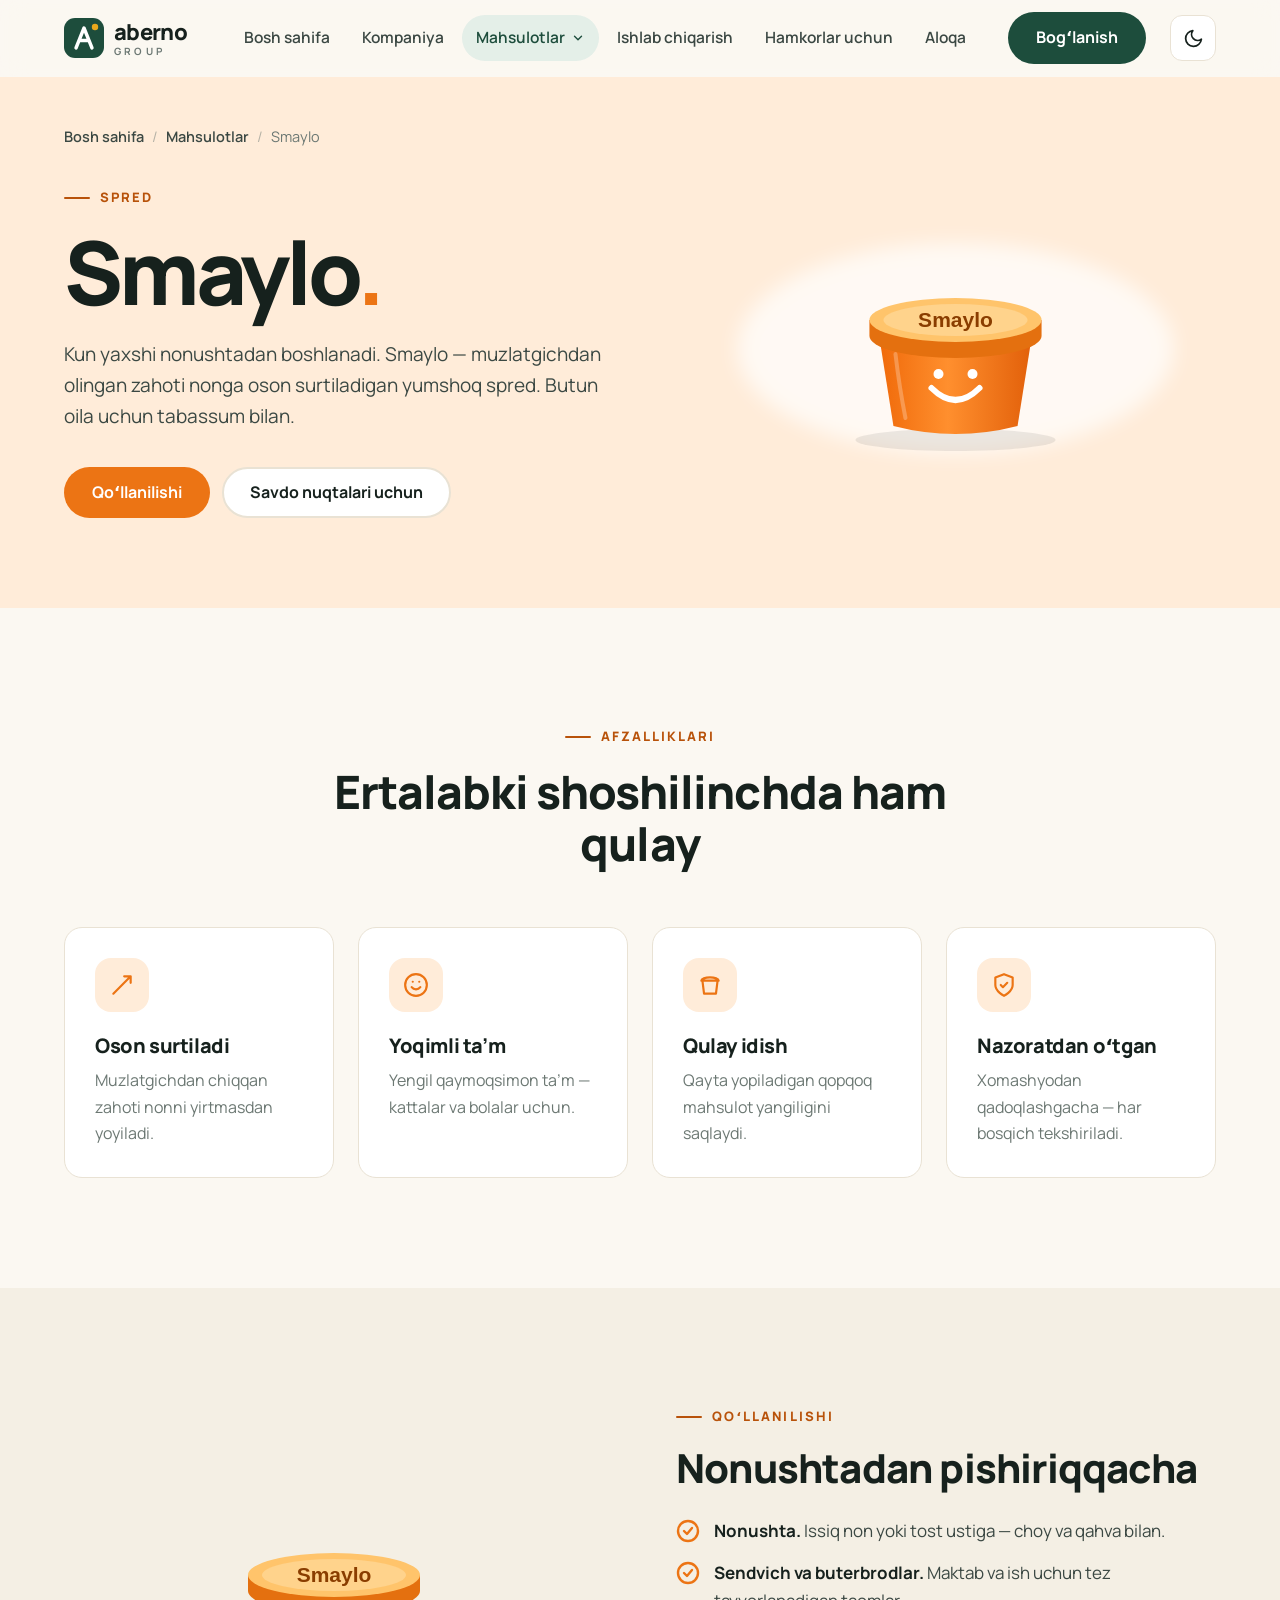
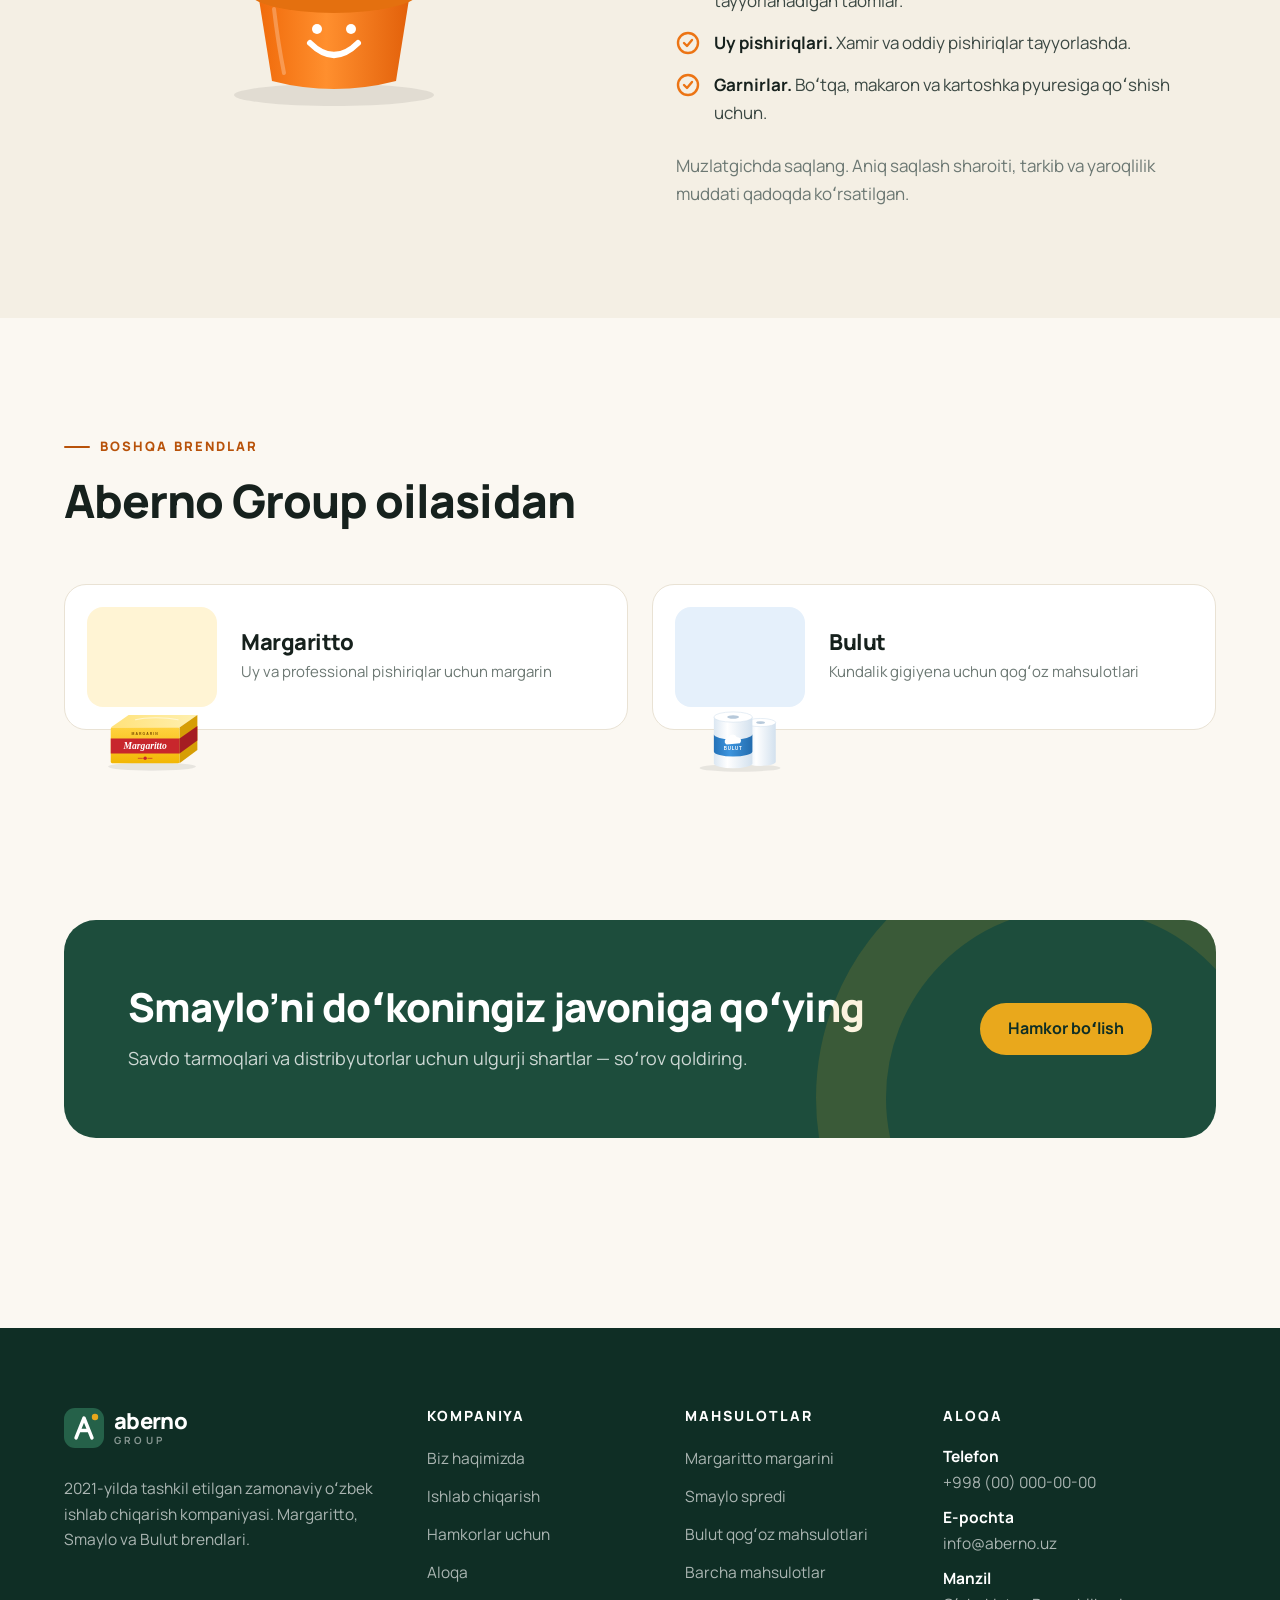
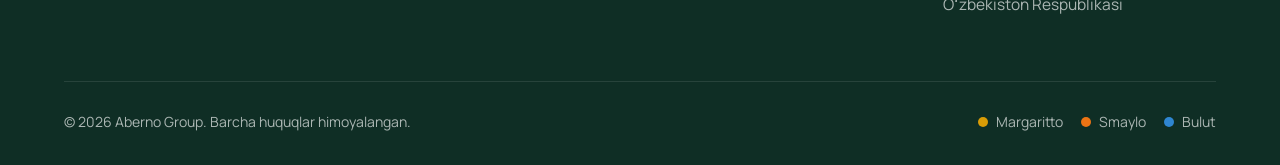
<file: smaylo.html>
<!DOCTYPE html>
<html lang="uz" class="no-js">
<head>
  <meta charset="UTF-8">
  <meta name="viewport" content="width=device-width, initial-scale=1">
  <title>Smaylo spredi — Aberno Group</title>
  <meta name="description" content="Smaylo — nonushta dasturxoni uchun yumshoq, oson surtiladigan spred. Aberno Group ishlab chiqarishi.">
  <link rel="icon" href="img/favicon.svg" type="image/svg+xml">
  <link rel="preconnect" href="https://fonts.googleapis.com">
  <link rel="preconnect" href="https://fonts.gstatic.com" crossorigin>
  <link href="https://fonts.googleapis.com/css2?family=Manrope:wght@400;500;600;700;800&display=swap" rel="stylesheet">
  <script>try{var t=localStorage.getItem("theme");if(t!=="light"&&t!=="dark")t=matchMedia("(prefers-color-scheme: dark)").matches?"dark":"light";document.documentElement.setAttribute("data-theme",t)}catch(e){}</script>
  <link rel="stylesheet" href="css/style.css">
</head>
<body class="theme-s">
  <a class="skip-link" href="#main">Asosiy mazmunga oʻtish</a>

  <header class="header">
    <div class="container header__inner">
      <a href="index.html" class="logo" aria-label="Aberno Group — bosh sahifa">
        <svg class="logo__mark" viewBox="0 0 40 40" aria-hidden="true"><rect width="40" height="40" rx="11" fill="#1d4d3c"/><path d="M12 30 L20 10 L28 30 M15.5 22.5 H24.5" stroke="#fff" stroke-width="3.4" fill="none" stroke-linecap="round" stroke-linejoin="round"/><circle cx="31" cy="9" r="3.2" fill="#e9a81c"/></svg>
        <span class="logo__text">aberno<small>group</small></span>
      </a>
      <nav class="nav" id="nav" aria-label="Asosiy menyu">
        <ul class="nav__list">
          <li><a href="index.html" class="nav__link">Bosh sahifa</a></li>
          <li><a href="about.html" class="nav__link">Kompaniya</a></li>
          <li class="nav__item--drop">
            <a href="products.html" class="nav__link">Mahsulotlar <svg class="chev" viewBox="0 0 24 24" fill="none" stroke="currentColor" stroke-width="2.4" stroke-linecap="round" stroke-linejoin="round" aria-hidden="true"><path d="m6 9 6 6 6-6"/></svg></a>
            <ul class="nav__drop">
              <li><a href="margaritto.html"><span class="dot dot--m"></span><span>Margaritto<small>Margarin</small></span></a></li>
              <li><a href="smaylo.html"><span class="dot dot--s"></span><span>Smaylo<small>Spred</small></span></a></li>
              <li><a href="bulut.html"><span class="dot dot--b"></span><span>Bulut<small>Qogʻoz mahsulotlari</small></span></a></li>
            </ul>
          </li>
          <li><a href="production.html" class="nav__link">Ishlab chiqarish</a></li>
          <li><a href="partners.html" class="nav__link">Hamkorlar uchun</a></li>
          <li><a href="contact.html" class="nav__link">Aloqa</a></li>
        </ul>
        <a href="contact.html" class="btn btn--primary nav__cta">Bogʻlanish</a>
      </nav>
      <div class="header__actions">
        <button class="theme-toggle" type="button" aria-pressed="false" aria-label="Qorongʻi rejimga oʻtish" title="Qorongʻi rejim">
          <svg class="icon-moon" viewBox="0 0 24 24" fill="none" stroke="currentColor" stroke-width="2" stroke-linecap="round" stroke-linejoin="round" aria-hidden="true"><path d="M21 12.8A9 9 0 1 1 11.2 3a7 7 0 0 0 9.8 9.8z"/></svg>
          <svg class="icon-sun" viewBox="0 0 24 24" fill="none" stroke="currentColor" stroke-width="2" stroke-linecap="round" stroke-linejoin="round" aria-hidden="true"><circle cx="12" cy="12" r="4"/><path d="M12 2v2M12 20v2M4.9 4.9l1.4 1.4M17.7 17.7l1.4 1.4M2 12h2M20 12h2M4.9 19.1l1.4-1.4M17.7 6.3l1.4-1.4"/></svg>
        </button>
        <button class="burger" type="button" aria-controls="nav" aria-expanded="false" aria-label="Menyuni ochish"><span></span><span></span><span></span></button>
      </div>
    </div>
  </header>

  <main id="main">
    <section class="brand-hero">
      <div class="container">
        <nav class="breadcrumbs" aria-label="Sahifa yoʻli"><a href="index.html">Bosh sahifa</a><span aria-hidden="true">/</span><a href="products.html">Mahsulotlar</a><span aria-hidden="true">/</span><span>Smaylo</span></nav>
        <div class="brand-hero__inner">
          <div>
            <span class="eyebrow">Spred</span>
            <div class="brand-hero__logo reveal">Smaylo<span>.</span></div>
            <p class="lead reveal" data-delay="1">Kun yaxshi nonushtadan boshlanadi. Smaylo — muzlatgichdan olingan zahoti nonga oson surtiladigan yumshoq spred. Butun oila uchun tabassum bilan.</p>
            <div class="brand-hero__actions reveal" data-delay="2">
              <a href="#qollanilishi" class="btn btn--accent">Qoʻllanilishi</a>
              <a href="partners.html#forma" class="btn btn--ghost">Savdo nuqtalari uchun</a>
            </div>
          </div>
          <div class="brand-hero__visual reveal" data-delay="1"><img src="img/smaylo.svg" alt="Smaylo spredi idishi" width="320" height="240"></div>
        </div>
      </div>
    </section>

    <section class="section">
      <div class="container">
        <div class="section-head section-head--center">
          <span class="eyebrow">Afzalliklari</span>
          <h2 class="reveal">Ertalabki shoshilinchda ham qulay</h2>
        </div>
        <div class="grid grid--4">
          <div class="feature reveal">
            <div class="feature__icon"><svg viewBox="0 0 24 24" fill="none" stroke="currentColor" stroke-width="2" stroke-linecap="round" stroke-linejoin="round" aria-hidden="true"><path d="M4 20 20 4M14 4h6v6"/></svg></div>
            <h3>Oson surtiladi</h3>
            <p>Muzlatgichdan chiqqan zahoti nonni yirtmasdan yoyiladi.</p>
          </div>
          <div class="feature reveal" data-delay="1">
            <div class="feature__icon"><svg viewBox="0 0 24 24" fill="none" stroke="currentColor" stroke-width="2" stroke-linecap="round" stroke-linejoin="round" aria-hidden="true"><circle cx="12" cy="12" r="10"/><path d="M8 14s1.5 2 4 2 4-2 4-2M9 9h.01M15 9h.01"/></svg></div>
            <h3>Yoqimli ta’m</h3>
            <p>Yengil qaymoqsimon ta’m — kattalar va bolalar uchun.</p>
          </div>
          <div class="feature reveal" data-delay="2">
            <div class="feature__icon"><svg viewBox="0 0 24 24" fill="none" stroke="currentColor" stroke-width="2" stroke-linecap="round" stroke-linejoin="round" aria-hidden="true"><path d="M5 8h14l-1.5 12h-11zM4 8a8 3 0 0 1 16 0"/></svg></div>
            <h3>Qulay idish</h3>
            <p>Qayta yopiladigan qopqoq mahsulot yangiligini saqlaydi.</p>
          </div>
          <div class="feature reveal" data-delay="3">
            <div class="feature__icon"><svg viewBox="0 0 24 24" fill="none" stroke="currentColor" stroke-width="2" stroke-linecap="round" stroke-linejoin="round" aria-hidden="true"><path d="M12 22s8-4 8-10V5l-8-3-8 3v7c0 6 8 10 8 10z"/><path d="m9 12 2 2 4-4"/></svg></div>
            <h3>Nazoratdan oʻtgan</h3>
            <p>Xomashyodan qadoqlashgacha — har bosqich tekshiriladi.</p>
          </div>
        </div>
      </div>
    </section>

    <section class="section section--alt" id="qollanilishi">
      <div class="container split">
        <div class="reveal"><img src="img/smaylo.svg" alt="" width="320" height="240" style="width:100%;max-width:460px;margin:0 auto"></div>
        <div>
          <span class="eyebrow">Qoʻllanilishi</span>
          <h2 class="reveal" style="font-size:clamp(28px,3.4vw,40px)">Nonushtadan pishiriqqacha</h2>
          <ul class="checklist reveal" data-delay="1">
            <li><svg viewBox="0 0 24 24" fill="none" stroke="currentColor" stroke-width="2.4" stroke-linecap="round" stroke-linejoin="round" aria-hidden="true"><circle cx="12" cy="12" r="10"/><path d="m8 12 3 3 5-6"/></svg><span><b>Nonushta.</b> Issiq non yoki tost ustiga — choy va qahva bilan.</span></li>
            <li><svg viewBox="0 0 24 24" fill="none" stroke="currentColor" stroke-width="2.4" stroke-linecap="round" stroke-linejoin="round" aria-hidden="true"><circle cx="12" cy="12" r="10"/><path d="m8 12 3 3 5-6"/></svg><span><b>Sendvich va buterbrodlar.</b> Maktab va ish uchun tez tayyorlanadigan taomlar.</span></li>
            <li><svg viewBox="0 0 24 24" fill="none" stroke="currentColor" stroke-width="2.4" stroke-linecap="round" stroke-linejoin="round" aria-hidden="true"><circle cx="12" cy="12" r="10"/><path d="m8 12 3 3 5-6"/></svg><span><b>Uy pishiriqlari.</b> Xamir va oddiy pishiriqlar tayyorlashda.</span></li>
            <li><svg viewBox="0 0 24 24" fill="none" stroke="currentColor" stroke-width="2.4" stroke-linecap="round" stroke-linejoin="round" aria-hidden="true"><circle cx="12" cy="12" r="10"/><path d="m8 12 3 3 5-6"/></svg><span><b>Garnirlar.</b> Boʻtqa, makaron va kartoshka pyuresiga qoʻshish uchun.</span></li>
          </ul>
          <p class="muted reveal" style="margin-top:24px">Muzlatgichda saqlang. Aniq saqlash sharoiti, tarkib va yaroqlilik muddati qadoqda koʻrsatilgan.</p>
        </div>
      </div>
    </section>

    <section class="section">
      <div class="container">
        <div class="section-head"><span class="eyebrow">Boshqa brendlar</span><h2 class="reveal">Aberno Group oilasidan</h2></div>
        <div class="other-brands">
          <a href="margaritto.html" class="other-brand theme-m reveal">
            <div class="other-brand__img"><img src="img/margaritto.svg" alt="" width="320" height="240"></div>
            <div><h3>Margaritto</h3><p>Uy va professional pishiriqlar uchun margarin</p></div>
          </a>
          <a href="bulut.html" class="other-brand theme-b reveal" data-delay="1">
            <div class="other-brand__img"><img src="img/bulut.svg" alt="" width="320" height="240"></div>
            <div><h3>Bulut</h3><p>Kundalik gigiyena uchun qogʻoz mahsulotlari</p></div>
          </a>
        </div>
      </div>
    </section>

    <section class="section section--tight">
      <div class="container">
        <div class="cta reveal">
          <div>
            <h2>Smaylo’ni doʻkoningiz javoniga qoʻying</h2>
            <p>Savdo tarmoqlari va distribyutorlar uchun ulgurji shartlar — soʻrov qoldiring.</p>
          </div>
          <div class="cta__actions"><a href="partners.html#forma" class="btn btn--gold">Hamkor boʻlish</a></div>
        </div>
      </div>
    </section>
  </main>

  <footer class="footer">
    <div class="container">
      <div class="footer__grid">
        <div>
          <a href="index.html" class="logo" aria-label="Aberno Group — bosh sahifa">
            <svg class="logo__mark" viewBox="0 0 40 40" aria-hidden="true"><rect width="40" height="40" rx="11" fill="#256149"/><path d="M12 30 L20 10 L28 30 M15.5 22.5 H24.5" stroke="#fff" stroke-width="3.4" fill="none" stroke-linecap="round" stroke-linejoin="round"/><circle cx="31" cy="9" r="3.2" fill="#e9a81c"/></svg>
            <span class="logo__text">aberno<small>group</small></span>
          </a>
          <p class="footer__about">2021-yilda tashkil etilgan zamonaviy oʻzbek ishlab chiqarish kompaniyasi. Margaritto, Smaylo va Bulut brendlari.</p>
        </div>
        <div>
          <h4>Kompaniya</h4>
          <ul>
            <li><a href="about.html">Biz haqimizda</a></li>
            <li><a href="production.html">Ishlab chiqarish</a></li>
            <li><a href="partners.html">Hamkorlar uchun</a></li>
            <li><a href="contact.html">Aloqa</a></li>
          </ul>
        </div>
        <div>
          <h4>Mahsulotlar</h4>
          <ul>
            <li><a href="margaritto.html">Margaritto margarini</a></li>
            <li><a href="smaylo.html">Smaylo spredi</a></li>
            <li><a href="bulut.html">Bulut qogʻoz mahsulotlari</a></li>
            <li><a href="products.html">Barcha mahsulotlar</a></li>
          </ul>
        </div>
        <div>
          <h4>Aloqa</h4>
          <ul class="footer__contact">
            <li><b>Telefon</b><a href="tel:+998000000000">+998 (00) 000-00-00</a></li>
            <li><b>E-pochta</b><a href="mailto:info@aberno.uz">info@aberno.uz</a></li>
            <li><b>Manzil</b>Oʻzbekiston Respublikasi</li>
          </ul>
        </div>
      </div>
      <div class="footer__bottom">
        <span>© <span data-year>2026</span> Aberno Group. Barcha huquqlar himoyalangan.</span>
        <div class="footer__brands"><span><i class="dot dot--m"></i>Margaritto</span><span><i class="dot dot--s"></i>Smaylo</span><span><i class="dot dot--b"></i>Bulut</span></div>
      </div>
    </div>
  </footer>

  <button class="to-top" type="button" aria-label="Sahifa boshiga qaytish"><svg viewBox="0 0 24 24" fill="none" stroke="currentColor" stroke-width="2.4" stroke-linecap="round" stroke-linejoin="round" aria-hidden="true"><path d="M12 19V5M6 11l6-6 6 6"/></svg></button>

  <script src="js/main.js"></script>
</body>
</html>
</file>
<file: css/style.css>
/* ==========================================================
   Aberno Group — asosiy uslublar
   ========================================================== */

:root {
  --green-900: #0f2e25;
  --green-700: #1d4d3c;
  --green-600: #256149;
  --green-100: #e4efe8;
  --gold: #e9a81c;
  --gold-100: #fdf1d4;

  --ink: #16211d;
  --text: #3b4843;
  --muted: #6c7873;
  --bg: #fbf8f2;
  --bg-alt: #f4efe4;
  --surface: #ffffff;
  --line: #e9e2d4;

  /* Brend ranglari */
  --m: #d99c06;
  --m-bg: #fff4d4;
  --s: #ec7414;
  --s-bg: #ffecd9;
  --b: #2f86d1;
  --b-bg: #e5f0fb;

  --accent: var(--green-700);
  --accent-bg: var(--green-100);
  --accent-text: var(--green-700);
  --accent-ink: #fff;

  /* Semantik tokenlar (tema bo'yicha o'zgaradi) */
  --brand-text: var(--green-700);
  --deep: var(--green-900);
  --header-bg: rgba(251, 248, 242, .88);
  --hover: rgba(22, 33, 29, .05);
  --glow: rgba(255, 255, 255, .7);
  --tag-bg: rgba(255, 255, 255, .7);
  --error-bg: #fff7f6;
  color-scheme: light;

  --radius: 18px;
  --radius-sm: 12px;
  --shadow-sm: 0 1px 2px rgba(22, 33, 29, .06), 0 2px 8px rgba(22, 33, 29, .04);
  --shadow: 0 10px 30px -12px rgba(22, 33, 29, .18);
  --shadow-lg: 0 30px 60px -25px rgba(22, 33, 29, .3);

  --container: 1200px;
  --header-h: 76px;
  --font: "Manrope", system-ui, -apple-system, "Segoe UI", Roboto, Arial, sans-serif;
}

.theme-m { --accent: var(--m); --accent-bg: var(--m-bg); --accent-text: #8f6200; --accent-ink: #16211d; }
.theme-s { --accent: var(--s); --accent-bg: var(--s-bg); --accent-text: #b8520a; --accent-ink: #fff; }
.theme-b { --accent: var(--b); --accent-bg: var(--b-bg); --accent-text: #1c6aae; --accent-ink: #fff; }

/* ---------- Qorong'i rejim ---------- */
[data-theme="dark"] {
  --green-100: #1a3a2e;
  --gold-100: #2c2513;

  --ink: #eef3ef;
  --text: #c5cfc9;
  --muted: #8f9c95;
  --bg: #0f1512;
  --bg-alt: #141c18;
  --surface: #18211d;
  --line: #28352f;

  --m-bg: #2a2310;
  --s-bg: #2d1d10;
  --b-bg: #122536;

  --accent: #5bb58f;
  --accent-text: #7fc8a6;
  --brand-text: #7fc8a6;
  --deep: #0a110e;
  --header-bg: rgba(15, 21, 18, .86);
  --hover: rgba(255, 255, 255, .06);
  --glow: rgba(255, 255, 255, .06);
  --tag-bg: rgba(255, 255, 255, .08);
  --error-bg: #2a1614;

  --shadow-sm: 0 1px 2px rgba(0, 0, 0, .3), 0 2px 8px rgba(0, 0, 0, .2);
  --shadow: 0 10px 30px -12px rgba(0, 0, 0, .6);
  --shadow-lg: 0 30px 60px -25px rgba(0, 0, 0, .75);
  color-scheme: dark;
}
[data-theme="dark"] .theme-m { --accent-text: #f2c14e; }
[data-theme="dark"] .theme-s { --accent-text: #ff9d52; }
[data-theme="dark"] .theme-b { --accent-text: #6fb6f2; }

/* ---------- Reset ---------- */
*, *::before, *::after { box-sizing: border-box; }
html { scroll-behavior: smooth; -webkit-text-size-adjust: 100%; }
body {
  margin: 0;
  font-family: var(--font);
  font-size: 17px;
  line-height: 1.65;
  color: var(--text);
  background: var(--bg);
  -webkit-font-smoothing: antialiased;
  overflow-x: hidden;
}
img, svg { display: block; max-width: 100%; }
a { color: inherit; text-decoration: none; }
ul { margin: 0; padding: 0; list-style: none; }
h1, h2, h3, h4 { margin: 0; color: var(--ink); line-height: 1.15; letter-spacing: -.02em; font-weight: 800; }
p { margin: 0; }
button, input, select, textarea { font: inherit; color: inherit; }
:focus-visible { outline: 3px solid var(--gold); outline-offset: 3px; border-radius: 6px; }
body.menu-open { overflow: hidden; }

.container { width: 100%; max-width: var(--container); margin: 0 auto; padding: 0 24px; }
.sr-only { position: absolute; width: 1px; height: 1px; overflow: hidden; clip: rect(0 0 0 0); white-space: nowrap; }
.skip-link {
  position: absolute; left: 16px; top: -60px; z-index: 200;
  background: var(--ink); color: var(--bg); padding: 10px 16px; border-radius: 8px;
}
.skip-link:focus { top: 12px; }

/* ---------- Tugmalar ---------- */
.btn {
  display: inline-flex; align-items: center; justify-content: center; gap: 10px;
  padding: 14px 26px; border-radius: 999px; border: 2px solid transparent;
  font-weight: 700; font-size: 16px; line-height: 1.2; cursor: pointer;
  transition: background .2s, color .2s, border-color .2s, transform .2s, box-shadow .2s;
  white-space: nowrap;
}
.btn svg { width: 18px; height: 18px; transition: transform .2s; }
.btn:hover svg { transform: translateX(3px); }
.btn--primary { background: var(--green-700); color: #fff; }
.btn--primary:hover { background: var(--green-900); box-shadow: var(--shadow); transform: translateY(-1px); }
.btn--gold { background: var(--gold); color: var(--green-900); }
.btn--gold:hover { background: #f5b92f; transform: translateY(-1px); }
.btn--ghost { border-color: var(--line); background: var(--surface); color: var(--ink); }
.btn--ghost:hover { border-color: var(--ink); }
.btn--light { border-color: rgba(255,255,255,.35); color: #fff; }
.btn--light:hover { border-color: #fff; background: rgba(255,255,255,.08); }
.btn--accent { background: var(--accent); color: var(--accent-ink); }
.btn--accent:hover { filter: brightness(.92); transform: translateY(-1px); }
.btn--block { width: 100%; }

.link-arrow {
  display: inline-flex; align-items: center; gap: 8px;
  font-weight: 700; color: var(--accent-text);
}
.link-arrow svg { width: 18px; height: 18px; transition: transform .2s; }
.link-arrow:hover svg { transform: translateX(4px); }

/* ---------- Header ---------- */
.header {
  position: sticky; top: 0; z-index: 100;
  background: var(--header-bg);
  backdrop-filter: saturate(160%) blur(12px);
  -webkit-backdrop-filter: saturate(160%) blur(12px);
  border-bottom: 1px solid transparent;
  transition: border-color .25s, box-shadow .25s;
}
.header.is-scrolled { border-bottom-color: var(--line); box-shadow: 0 4px 20px -12px rgba(22,33,29,.15); }
.header__inner { display: flex; align-items: center; justify-content: space-between; height: var(--header-h); gap: 24px; }

.logo { display: inline-flex; align-items: center; gap: 10px; color: var(--ink); flex-shrink: 0; }
.logo__mark { width: 40px; height: 40px; }
.logo__text { font-weight: 800; font-size: 22px; letter-spacing: -.03em; line-height: 1; }
.logo__text small { display: block; font-size: 10px; font-weight: 700; letter-spacing: .32em; text-transform: uppercase; color: var(--muted); margin-top: 3px; }

.nav { display: flex; align-items: center; gap: 28px; }
.nav__list { display: flex; align-items: center; gap: 4px; }
.nav__link {
  display: inline-flex; align-items: center; gap: 6px;
  padding: 10px 14px; border-radius: 999px;
  font-weight: 600; font-size: 15.5px; color: var(--text);
  transition: background .2s, color .2s;
}
.nav__link:hover { color: var(--ink); background: var(--hover); }
.nav__link[aria-current="page"] { color: var(--brand-text); background: var(--green-100); }
.nav__link .chev { width: 14px; height: 14px; transition: transform .2s; }

.nav__item--drop { position: relative; }
.nav__drop {
  position: absolute; top: calc(100% + 8px); left: 50%;
  min-width: 250px; padding: 8px;
  background: var(--surface); border: 1px solid var(--line); border-radius: 16px;
  box-shadow: var(--shadow-lg);
  opacity: 0; visibility: hidden; transform: translate(-50%, 6px);
  transition: opacity .2s, transform .2s, visibility .2s;
}
.nav__drop::before { content: ""; position: absolute; left: 0; right: 0; top: -12px; height: 12px; }
.nav__item--drop:hover .nav__drop,
.nav__item--drop:focus-within .nav__drop { opacity: 1; visibility: visible; transform: translate(-50%, 0); }
.nav__item--drop:hover .chev { transform: rotate(180deg); }
.nav__drop a {
  display: flex; align-items: center; gap: 12px;
  padding: 10px 12px; border-radius: 10px; font-weight: 600; color: var(--ink);
}
.nav__drop a:hover { background: var(--bg); }
.nav__drop small { display: block; font-weight: 500; font-size: 13px; color: var(--muted); }
.dot { width: 10px; height: 10px; border-radius: 50%; flex-shrink: 0; }
.dot--m { background: var(--m); }
.dot--s { background: var(--s); }
.dot--b { background: var(--b); }

.header__actions { display: flex; align-items: center; gap: 10px; }
.nav { margin-left: auto; }

.theme-toggle {
  position: relative; width: 46px; height: 46px; border-radius: 12px; flex-shrink: 0;
  border: 1px solid var(--line); background: var(--surface); color: var(--ink);
  display: grid; place-items: center; cursor: pointer; overflow: hidden;
  transition: border-color .2s, background .2s;
}
.theme-toggle:hover { border-color: var(--ink); }
.theme-toggle svg {
  position: absolute; width: 21px; height: 21px;
  transition: transform .4s cubic-bezier(.2,.7,.2,1), opacity .25s;
}
.theme-toggle .icon-sun { opacity: 0; transform: rotate(-90deg) scale(.5); }
[data-theme="dark"] .theme-toggle .icon-moon { opacity: 0; transform: rotate(90deg) scale(.5); }
[data-theme="dark"] .theme-toggle .icon-sun { opacity: 1; transform: none; }

body { transition: background-color .3s, color .3s; }

.burger {
  display: none; width: 46px; height: 46px; border-radius: 12px;
  border: 1px solid var(--line); background: var(--surface); cursor: pointer;
  position: relative;
}
.burger span {
  position: absolute; left: 13px; right: 13px; height: 2px; border-radius: 2px; background: var(--ink);
  transition: transform .25s, opacity .2s;
}
.burger span:nth-child(1) { top: 16px; }
.burger span:nth-child(2) { top: 22px; }
.burger span:nth-child(3) { top: 28px; }
.burger[aria-expanded="true"] span:nth-child(1) { transform: translateY(6px) rotate(45deg); }
.burger[aria-expanded="true"] span:nth-child(2) { opacity: 0; }
.burger[aria-expanded="true"] span:nth-child(3) { transform: translateY(-6px) rotate(-45deg); }

/* ---------- Umumiy bo'limlar ---------- */
.section { padding: 110px 0; }
.section--tight { padding: 80px 0; }
.section--alt { background: var(--bg-alt); }
.section--dark { background: var(--deep); color: rgba(255,255,255,.78); }
.section--dark h2, .section--dark h3 { color: #fff; }

.eyebrow {
  display: inline-flex; align-items: center; gap: 10px;
  font-size: 13px; font-weight: 800; letter-spacing: .16em; text-transform: uppercase;
  color: var(--accent-text); margin-bottom: 18px;
}
.eyebrow::before { content: ""; width: 26px; height: 2px; background: currentColor; border-radius: 2px; }
.section--dark .eyebrow { color: var(--gold); }

.section-head { max-width: 720px; margin-bottom: 56px; }
.section-head--center { margin-left: auto; margin-right: auto; text-align: center; }
.section-head--center .eyebrow { justify-content: center; }
.section-head h2 { font-size: clamp(30px, 4vw, 46px); }
.section-head p { margin-top: 18px; font-size: 18.5px; color: var(--muted); }
.section--dark .section-head p { color: rgba(255,255,255,.7); }
.section-head--split { max-width: none; display: flex; align-items: flex-end; justify-content: space-between; gap: 40px; }
.section-head--split > div { max-width: 640px; }

.lead { font-size: 19px; color: var(--text); }
.muted { color: var(--muted); }

.grid { display: grid; gap: 24px; }
.grid--2 { grid-template-columns: repeat(2, 1fr); }
.grid--3 { grid-template-columns: repeat(3, 1fr); }
.grid--4 { grid-template-columns: repeat(4, 1fr); }

.split { display: grid; grid-template-columns: 1fr 1fr; gap: 72px; align-items: center; }
.split--top { align-items: start; }

/* ---------- Hero (bosh sahifa) ---------- */
.hero { position: relative; padding: 72px 0 96px; overflow: hidden; }
.hero::before {
  content: ""; position: absolute; right: -240px; top: -200px;
  width: 760px; height: 760px; border-radius: 50%;
  background: radial-gradient(circle, rgba(233,168,28,.18), rgba(233,168,28,0) 65%);
  pointer-events: none;
}
.hero__inner { position: relative; display: grid; grid-template-columns: 1.05fr .95fr; gap: 56px; align-items: center; }
.hero__badge {
  display: inline-flex; align-items: center; gap: 10px;
  padding: 7px 16px 7px 8px; border-radius: 999px;
  background: var(--surface); border: 1px solid var(--line);
  font-size: 14px; font-weight: 600; color: var(--text); margin-bottom: 26px;
}
.hero__badge b { background: var(--green-700); color: #fff; padding: 3px 10px; border-radius: 999px; font-size: 12.5px; }
.hero h1 { font-size: clamp(38px, 5.6vw, 68px); letter-spacing: -.035em; }
.hero h1 em { font-style: normal; color: var(--brand-text); position: relative; white-space: nowrap; }
.hero h1 em::after {
  content: ""; position: absolute; left: 0; right: 0; bottom: .06em; height: .16em;
  background: var(--gold); opacity: .55; border-radius: 4px; z-index: -1;
}
.hero__text { margin-top: 26px; font-size: 19.5px; max-width: 560px; }
.hero__actions { display: flex; flex-wrap: wrap; gap: 14px; margin-top: 36px; }

.hero__visual { position: relative; height: 540px; }
.hero-card {
  position: absolute; border-radius: 28px; padding: 22px;
  background: var(--accent-bg); box-shadow: var(--shadow-lg);
  display: flex; flex-direction: column; justify-content: space-between;
  transition: transform .4s cubic-bezier(.2,.7,.2,1);
}
.hero-card:hover { transform: translateY(-6px) rotate(0deg) !important; }
.hero-card img { margin: auto; }
.hero-card__label { display: flex; align-items: center; justify-content: space-between; font-weight: 800; color: var(--ink); }
.hero-card__label span { font-size: 13px; font-weight: 600; color: var(--muted); }
.hero-card--m { left: 0; top: 40px; width: 62%; height: 300px; transform: rotate(-3deg); z-index: 2; }
.hero-card--s { right: 0; top: 0; width: 46%; height: 250px; transform: rotate(4deg); }
.hero-card--b { right: 6%; bottom: 0; width: 56%; height: 250px; transform: rotate(-1.5deg); z-index: 3; }

/* ---------- Faktlar paneli ---------- */
.facts {
  display: grid; grid-template-columns: repeat(4, 1fr);
  background: var(--surface); border: 1px solid var(--line); border-radius: 24px;
  box-shadow: var(--shadow-sm);
}
.fact { padding: 30px 32px; border-left: 1px solid var(--line); }
.fact:first-child { border-left: 0; }
.fact__num { font-size: 42px; font-weight: 800; color: var(--ink); letter-spacing: -.03em; line-height: 1; }
.fact__num small { font-size: 20px; color: var(--brand-text); }
.fact p { margin-top: 10px; font-size: 15px; color: var(--muted); line-height: 1.5; }

/* ---------- Brend kartalari ---------- */
.brand-card {
  position: relative; display: flex; flex-direction: column;
  background: var(--surface); border: 1px solid var(--line); border-radius: 26px;
  overflow: hidden; transition: transform .3s, box-shadow .3s, border-color .3s;
}
.brand-card:hover { transform: translateY(-6px); box-shadow: var(--shadow-lg); border-color: transparent; }
.brand-card__media { background: var(--accent-bg); aspect-ratio: 4 / 3; display: grid; place-items: center; padding: 28px; }
.brand-card__media img { width: 86%; transition: transform .4s cubic-bezier(.2,.7,.2,1); }
.brand-card:hover .brand-card__media img { transform: scale(1.05) translateY(-4px); }
.brand-card__body { padding: 28px 28px 30px; display: flex; flex-direction: column; flex: 1; }
.brand-card__tag { font-size: 13px; font-weight: 700; letter-spacing: .12em; text-transform: uppercase; color: var(--accent-text); }
.brand-card h3 { font-size: 28px; margin-top: 8px; }
.brand-card p { margin-top: 12px; color: var(--muted); flex: 1; }
.brand-card .link-arrow { margin-top: 22px; }
.brand-card__stretch::after { content: ""; position: absolute; inset: 0; }

/* ---------- O'lchov / iqtibos ---------- */
.measure { position: relative; overflow: hidden; }
.measure__quote {
  font-size: clamp(28px, 3.6vw, 44px); font-weight: 800; line-height: 1.22;
  color: #fff; letter-spacing: -.025em; max-width: 900px;
}
.measure__quote span { color: var(--gold); }
.measure__mark { position: absolute; right: -30px; top: -40px; font-size: 340px; line-height: 1; font-weight: 800; color: rgba(255,255,255,.04); pointer-events: none; }
.measure__foot { margin-top: 36px; display: flex; align-items: center; gap: 16px; color: rgba(255,255,255,.7); }
.measure__foot::before { content: ""; width: 48px; height: 2px; background: var(--gold); }

/* ---------- Xususiyat kartalari ---------- */
.feature {
  background: var(--surface); border: 1px solid var(--line); border-radius: var(--radius);
  padding: 30px; transition: border-color .25s, box-shadow .25s;
}
.feature:hover { border-color: transparent; box-shadow: var(--shadow); }
.feature__icon {
  width: 54px; height: 54px; border-radius: 16px; display: grid; place-items: center;
  background: var(--accent-bg); color: var(--accent); margin-bottom: 22px;
}
.feature__icon svg { width: 26px; height: 26px; }
.feature h3 { font-size: 20px; }
.feature p { margin-top: 10px; color: var(--muted); font-size: 16px; }
.section--dark .feature { background: rgba(255,255,255,.04); border-color: rgba(255,255,255,.1); }
.section--dark .feature p { color: rgba(255,255,255,.65); }
.section--dark .feature__icon { background: rgba(233,168,28,.14); color: var(--gold); }

/* ---------- Qadamlar (ishlab chiqarish) ---------- */
.steps { counter-reset: step; display: grid; gap: 0; }
.step {
  counter-increment: step; position: relative;
  display: grid; grid-template-columns: 88px 1fr; gap: 28px;
  padding: 0 0 44px;
}
.step::before {
  content: counter(step, decimal-leading-zero);
  width: 64px; height: 64px; border-radius: 50%;
  display: grid; place-items: center;
  background: var(--surface); border: 2px solid var(--brand-text);
  font-weight: 800; font-size: 19px; color: var(--brand-text);
  position: relative; z-index: 1;
}
.step::after { content: ""; position: absolute; left: 31px; top: 64px; bottom: 0; width: 2px; background: var(--line); }
.step:last-child { padding-bottom: 0; }
.step:last-child::after { display: none; }
.step h3 { font-size: 23px; margin-top: 14px; }
.step p { margin-top: 10px; color: var(--muted); max-width: 640px; }
.step__tags { display: flex; flex-wrap: wrap; gap: 8px; margin-top: 16px; }
.tag {
  display: inline-block; padding: 6px 14px; border-radius: 999px;
  background: var(--surface); border: 1px solid var(--line);
  font-size: 14px; font-weight: 600; color: var(--text);
}

.mini-steps { display: grid; grid-template-columns: repeat(5, 1fr); gap: 16px; }
.mini-step { position: relative; padding: 26px 22px; border-radius: var(--radius); background: rgba(255,255,255,.05); border: 1px solid rgba(255,255,255,.1); }
.mini-step b { display: block; font-size: 14px; color: var(--gold); letter-spacing: .1em; }
.mini-step h3 { font-size: 18px; margin-top: 10px; }
.mini-step p { margin-top: 8px; font-size: 15px; color: rgba(255,255,255,.62); line-height: 1.55; }

/* ---------- Auditoriya kartalari ---------- */
.audience {
  position: relative; border-radius: 28px; padding: 44px; overflow: hidden;
  background: var(--surface); border: 1px solid var(--line);
  display: flex; flex-direction: column; min-height: 380px;
}
.audience--dark { background: var(--green-700); border-color: var(--green-700); color: rgba(255,255,255,.8); }
.audience--dark h3 { color: #fff; }
.audience h3 { font-size: 30px; margin-top: 8px; }
.audience p { margin-top: 14px; }
.audience ul { margin: 22px 0 30px; display: grid; gap: 10px; }
.audience li { display: flex; gap: 12px; align-items: flex-start; }
.audience li svg { width: 20px; height: 20px; flex-shrink: 0; margin-top: 4px; color: var(--brand-text); }
.audience--dark li svg { color: var(--gold); }
.audience .btn { margin-top: auto; align-self: flex-start; }
.audience--dark .eyebrow { color: var(--gold); }

/* ---------- CTA ---------- */
.cta {
  position: relative; overflow: hidden;
  background: var(--green-700); border-radius: 32px; padding: 64px;
  display: grid; grid-template-columns: 1fr auto; gap: 40px; align-items: center;
  color: rgba(255,255,255,.78);
}
.cta::before {
  content: ""; position: absolute; right: -120px; bottom: -220px; width: 520px; height: 520px; border-radius: 50%;
  border: 70px solid rgba(233,168,28,.14);
}
.cta h2 { color: #fff; font-size: clamp(28px, 3.4vw, 40px); }
.cta p { margin-top: 14px; font-size: 18px; max-width: 620px; }
.cta__actions { position: relative; display: flex; gap: 12px; flex-wrap: wrap; }

/* ---------- Ichki sahifa hero ---------- */
.page-hero { padding: 56px 0 72px; position: relative; overflow: hidden; }
.page-hero::after {
  content: ""; position: absolute; right: -180px; top: -260px; width: 620px; height: 620px; border-radius: 50%;
  background: radial-gradient(circle, var(--accent-bg), rgba(255,255,255,0) 68%);
  pointer-events: none; z-index: -1;
}
.page-hero h1 { font-size: clamp(36px, 5vw, 60px); letter-spacing: -.035em; max-width: 880px; }
.page-hero .lead { margin-top: 22px; max-width: 700px; }
.breadcrumbs { display: flex; flex-wrap: wrap; gap: 8px; align-items: center; font-size: 14.5px; color: var(--muted); margin-bottom: 30px; }
.breadcrumbs a { font-weight: 600; color: var(--text); }
.breadcrumbs a:hover { color: var(--brand-text); }
.breadcrumbs span[aria-hidden] { opacity: .5; }

/* ---------- Brend sahifasi ---------- */
.brand-hero { padding: 48px 0 90px; background: var(--accent-bg); position: relative; overflow: hidden; }
.brand-hero__inner { display: grid; grid-template-columns: 1.05fr .95fr; gap: 56px; align-items: center; }
.brand-hero__logo { font-size: clamp(46px, 7vw, 88px); font-weight: 800; letter-spacing: -.045em; color: var(--ink); line-height: 1; }
.brand-hero__logo span { color: var(--accent); }
.brand-hero .lead { margin-top: 24px; max-width: 560px; }
.brand-hero__actions { display: flex; gap: 12px; flex-wrap: wrap; margin-top: 34px; }
.brand-hero__visual { position: relative; }
.brand-hero__visual::before {
  content: ""; position: absolute; inset: 6% 8%; border-radius: 50%;
  background: var(--glow); filter: blur(10px);
}
.brand-hero__visual img { position: relative; width: 100%; animation: float 6s ease-in-out infinite; }
@keyframes float { 0%,100% { transform: translateY(0); } 50% { transform: translateY(-12px); } }

.product {
  background: var(--surface); border: 1px solid var(--line); border-radius: 22px; padding: 30px;
  display: flex; flex-direction: column; transition: box-shadow .25s, transform .25s;
}
.product:hover { box-shadow: var(--shadow); transform: translateY(-3px); }
.product__head { display: flex; justify-content: space-between; align-items: flex-start; gap: 12px; }
.product__icon { width: 52px; height: 52px; border-radius: 14px; background: var(--accent-bg); color: var(--accent); display: grid; place-items: center; flex-shrink: 0; }
.product__icon svg { width: 26px; height: 26px; }
.product__badge { font-size: 12.5px; font-weight: 700; padding: 5px 12px; border-radius: 999px; background: var(--bg); color: var(--muted); }
.product h3 { font-size: 22px; margin-top: 22px; }
.product p { margin-top: 10px; color: var(--muted); font-size: 16px; flex: 1; }
.product__list { margin-top: 18px; display: grid; gap: 8px; padding-top: 18px; border-top: 1px dashed var(--line); }
.product__list li { display: flex; gap: 10px; font-size: 15px; }
.product__list li::before { content: ""; width: 7px; height: 7px; border-radius: 50%; background: var(--accent); margin-top: 9px; flex-shrink: 0; }

.checklist { display: grid; gap: 14px; margin-top: 26px; }
.checklist li { display: flex; gap: 14px; align-items: flex-start; }
.checklist li svg { width: 24px; height: 24px; flex-shrink: 0; color: var(--accent); margin-top: 2px; }
.checklist b { color: var(--ink); }

.panel {
  background: var(--surface); border: 1px solid var(--line); border-radius: 26px; padding: 40px;
}
.pack-grid { display: grid; grid-template-columns: 1fr 1fr; gap: 16px; margin-top: 24px; }
.pack { border-radius: 16px; background: var(--bg); padding: 22px; }
.pack h4 { font-size: 17px; }
.pack p { font-size: 15px; color: var(--muted); margin-top: 6px; }

.other-brands { display: grid; grid-template-columns: 1fr 1fr; gap: 24px; }
.other-brand {
  display: flex; align-items: center; gap: 24px; padding: 22px;
  background: var(--surface); border: 1px solid var(--line); border-radius: 22px;
  transition: box-shadow .25s, transform .25s;
}
.other-brand:hover { box-shadow: var(--shadow); transform: translateY(-3px); }
.other-brand__img { width: 130px; height: 100px; border-radius: 16px; background: var(--accent-bg); display: grid; place-items: center; flex-shrink: 0; padding: 10px; }
.other-brand h3 { font-size: 22px; }
.other-brand p { font-size: 15px; color: var(--muted); margin-top: 4px; }

/* ---------- Mahsulotlar filtri ---------- */
.filters { display: flex; flex-wrap: wrap; gap: 10px; margin-bottom: 40px; }
.chip {
  padding: 10px 20px; border-radius: 999px; cursor: pointer;
  background: var(--surface); border: 1px solid var(--line);
  font-weight: 700; font-size: 15px; color: var(--text);
  transition: background .2s, color .2s, border-color .2s;
}
.chip:hover { border-color: var(--ink); }
.chip.is-active { background: var(--ink); border-color: var(--ink); color: var(--bg); }
.catalog { display: grid; grid-template-columns: repeat(3, 1fr); gap: 24px; }
.catalog .product.is-hidden { display: none; }
.catalog .product__brand { display: inline-flex; align-items: center; gap: 8px; font-size: 13px; font-weight: 700; letter-spacing: .08em; text-transform: uppercase; color: var(--accent-text); }
.catalog .product .link-arrow { margin-top: 20px; font-size: 15px; }

.brand-row {
  display: grid; grid-template-columns: 1fr 1fr; gap: 56px; align-items: center;
  padding: 56px; border-radius: 32px; background: var(--accent-bg);
}
.brand-row + .brand-row { margin-top: 28px; }
.brand-row--rev .brand-row__media { order: 2; }
.brand-row__media img { width: 100%; max-width: 440px; margin: 0 auto; }
.brand-row h2 { font-size: clamp(34px, 4vw, 50px); letter-spacing: -.035em; }
.brand-row .tag { background: var(--tag-bg); border-color: transparent; }
.brand-row__tags { display: flex; flex-wrap: wrap; gap: 8px; margin: 22px 0 30px; }

/* ---------- Qadriyatlar ---------- */
.value { padding: 34px 0; border-top: 1px solid var(--line); display: grid; grid-template-columns: 80px 1fr 1.3fr; gap: 24px; align-items: baseline; }
.value:last-child { border-bottom: 1px solid var(--line); }
.value__num { font-weight: 800; color: var(--gold); font-size: 15px; letter-spacing: .1em; }
.value h3 { font-size: 26px; }
.value p { color: var(--muted); }

.big-number { font-size: clamp(90px, 14vw, 180px); font-weight: 800; letter-spacing: -.06em; line-height: .9; color: var(--brand-text); }
.big-number small { display: block; font-size: 18px; letter-spacing: 0; font-weight: 600; color: var(--muted); margin-top: 16px; }

.quote-card {
  border-radius: 26px; padding: 40px; background: var(--gold-100); position: relative;
}
.quote-card p { font-size: 22px; font-weight: 700; color: var(--ink); line-height: 1.45; }
.quote-card span { display: block; margin-top: 18px; font-size: 15px; color: var(--muted); }

/* ---------- Forma ---------- */
.form { display: grid; gap: 18px; }
.form__row { display: grid; grid-template-columns: 1fr 1fr; gap: 18px; }
.field { display: grid; gap: 8px; }
.field label { font-weight: 700; font-size: 14.5px; color: var(--ink); }
.field label span { color: #c0392b; }
.field input, .field select, .field textarea {
  width: 100%; padding: 14px 16px; border-radius: 12px;
  border: 1.5px solid var(--line); background: var(--bg);
  transition: border-color .2s, background .2s, box-shadow .2s;
}
.field textarea { min-height: 130px; resize: vertical; }
.field input:focus, .field select:focus, .field textarea:focus {
  outline: none; border-color: var(--green-600); background: var(--surface); box-shadow: 0 0 0 4px rgba(37,97,73,.12);
}
.field.has-error input, .field.has-error select, .field.has-error textarea { border-color: #c0392b; background: var(--error-bg); }
.field__error { font-size: 13.5px; color: #c0392b; display: none; }
.field.has-error .field__error { display: block; }
.form__note { font-size: 13.5px; color: var(--muted); }
.form__success {
  display: none; padding: 20px 22px; border-radius: 14px;
  background: var(--green-100); color: var(--ink); font-weight: 600;
}
.form.is-sent .form__success { display: block; }
.form.is-sent .form__fields { display: none; }
.form__fields { display: grid; gap: 18px; }

/* ---------- Aloqa ---------- */
.contact-list { display: grid; gap: 16px; }
.contact-item {
  display: flex; gap: 18px; align-items: flex-start;
  padding: 24px; border-radius: 20px; background: var(--surface); border: 1px solid var(--line);
}
.contact-item__icon { width: 48px; height: 48px; border-radius: 14px; background: var(--green-100); color: var(--brand-text); display: grid; place-items: center; flex-shrink: 0; }
.contact-item__icon svg { width: 22px; height: 22px; }
.contact-item h3 { font-size: 15px; font-weight: 700; color: var(--muted); letter-spacing: 0; }
.contact-item p, .contact-item a { font-size: 18px; font-weight: 700; color: var(--ink); margin-top: 2px; display: block; }
.contact-item a:hover { color: var(--brand-text); }
.contact-item small { display: block; font-size: 14px; color: var(--muted); margin-top: 4px; font-weight: 500; }

.map {
  margin-top: 16px; height: 240px; border-radius: 20px; overflow: hidden; position: relative;
  background:
    linear-gradient(90deg, rgba(29,77,60,.06) 1px, transparent 1px) 0 0 / 32px 32px,
    linear-gradient(rgba(29,77,60,.06) 1px, transparent 1px) 0 0 / 32px 32px,
    var(--green-100);
  display: grid; place-items: center; text-align: center;
}
.map__pin { width: 56px; height: 56px; border-radius: 50% 50% 50% 0; background: var(--green-700); transform: rotate(-45deg); display: grid; place-items: center; margin: 0 auto 14px; box-shadow: var(--shadow); }
.map__pin::after { content: ""; width: 18px; height: 18px; border-radius: 50%; background: var(--gold); }
.map p { font-weight: 700; color: var(--ink); }
.map small { color: var(--muted); }

/* ---------- FAQ ---------- */
.faq { display: grid; gap: 12px; }
.faq details { background: var(--surface); border: 1px solid var(--line); border-radius: 16px; padding: 0 24px; transition: box-shadow .2s; }
.faq details[open] { box-shadow: var(--shadow-sm); }
.faq summary {
  list-style: none; cursor: pointer; padding: 22px 0;
  display: flex; justify-content: space-between; align-items: center; gap: 16px;
  font-weight: 700; font-size: 17.5px; color: var(--ink);
}
.faq summary::-webkit-details-marker { display: none; }
.faq summary::after {
  content: "+"; width: 32px; height: 32px; border-radius: 50%; flex-shrink: 0;
  display: grid; place-items: center; background: var(--bg); font-size: 22px; font-weight: 500;
  transition: transform .25s;
}
.faq details[open] summary::after { transform: rotate(45deg); }
.faq details p { padding: 0 0 22px; color: var(--muted); }

/* ---------- Footer ---------- */
.footer { background: var(--deep); color: rgba(255,255,255,.65); padding: 80px 0 32px; margin-top: 110px; }
.footer .logo { color: #fff; }
.footer .logo__text small { color: rgba(255,255,255,.5); }
.footer__grid { display: grid; grid-template-columns: 1.5fr 1fr 1fr 1.3fr; gap: 48px; }
.footer__about { margin-top: 20px; font-size: 15.5px; max-width: 340px; }
.footer h4 { color: #fff; font-size: 14px; letter-spacing: .14em; text-transform: uppercase; margin-bottom: 20px; }
.footer ul { display: grid; gap: 10px; }
.footer a { transition: color .2s; font-size: 15.5px; }
.footer a:hover { color: var(--gold); }
.footer__contact li { font-size: 15.5px; }
.footer__contact b { display: block; color: #fff; font-weight: 700; }
.footer__bottom {
  margin-top: 64px; padding-top: 28px; border-top: 1px solid rgba(255,255,255,.1);
  display: flex; justify-content: space-between; gap: 20px; flex-wrap: wrap; font-size: 14px;
}
.footer__brands { display: flex; gap: 18px; }
.footer__brands span { display: inline-flex; align-items: center; gap: 8px; }

/* ---------- Yuqoriga tugmasi ---------- */
.to-top {
  position: fixed; right: 22px; bottom: 22px; z-index: 90;
  width: 50px; height: 50px; border-radius: 50%; border: 0; cursor: pointer;
  background: var(--ink); color: var(--bg); display: grid; place-items: center;
  box-shadow: var(--shadow); opacity: 0; visibility: hidden; transform: translateY(10px);
  transition: opacity .25s, transform .25s, visibility .25s, background .2s;
}
.to-top svg { width: 20px; height: 20px; }
.to-top.is-visible { opacity: 1; visibility: visible; transform: none; }
.to-top:hover { background: var(--green-700); color: #fff; }

/* ---------- Animatsiya ---------- */
.reveal { opacity: 0; transform: translateY(24px); transition: opacity .7s ease, transform .7s cubic-bezier(.2,.7,.2,1); }
.reveal.is-visible { opacity: 1; transform: none; }
.reveal[data-delay="1"] { transition-delay: .08s; }
.reveal[data-delay="2"] { transition-delay: .16s; }
.reveal[data-delay="3"] { transition-delay: .24s; }
.no-js .reveal { opacity: 1; transform: none; }

@media (prefers-reduced-motion: reduce) {
  html { scroll-behavior: auto; }
  *, *::before, *::after { animation: none !important; transition: none !important; }
  .reveal { opacity: 1; transform: none; }
}

/* ==========================================================
   Moslashuvchan (responsive)
   ========================================================== */
@media (max-width: 1100px) {
  .nav__list { gap: 0; }
  .nav__link { padding: 10px 10px; font-size: 15px; }
  .nav { gap: 16px; }
  .mini-steps { grid-template-columns: repeat(3, 1fr); }
  .footer__grid { grid-template-columns: 1fr 1fr; }
}

@media (max-width: 980px) {
  :root { --header-h: 68px; }
  .burger { display: block; }
  .nav {
    /* header'dagi backdrop-filter fixed elementlar uchun konteyner bo'ladi, shuning uchun bottom emas, height */
    position: fixed; left: 0; right: 0; top: var(--header-h);
    height: calc(100vh - var(--header-h)); height: calc(100dvh - var(--header-h));
    flex-direction: column; align-items: stretch; justify-content: space-between; gap: 24px;
    padding: 24px 24px 32px; background: var(--bg);
    overflow-y: auto;
    opacity: 0; visibility: hidden; transform: translateY(-8px);
    transition: opacity .25s, transform .25s, visibility .25s;
  }
  .nav.is-open { opacity: 1; visibility: visible; transform: none; }
  .nav__list { flex-direction: column; align-items: stretch; gap: 2px; }
  .nav__link { font-size: 20px; padding: 14px 4px; border-radius: 0; border-bottom: 1px solid var(--line); width: 100%; }
  .nav__link[aria-current="page"] { background: none; }
  .nav__link .chev { display: none; }
  .nav__drop {
    position: static; transform: none; opacity: 1; visibility: visible;
    box-shadow: none; border: 0; background: none; padding: 6px 0 10px; min-width: 0;
  }
  .nav__item--drop:hover .nav__drop, .nav__item--drop:focus-within .nav__drop { transform: none; }
  .nav__drop a { padding: 10px 8px; }
  .nav__drop small { display: none; }
  .nav__cta { width: 100%; }

  .section { padding: 80px 0; }
  .hero { padding: 40px 0 72px; }
  .hero__inner, .brand-hero__inner, .split, .brand-row { grid-template-columns: 1fr; gap: 44px; }
  .hero__visual { height: 440px; max-width: 560px; width: 100%; margin: 0 auto; }
  .brand-hero__visual { max-width: 460px; margin: 0 auto; width: 100%; }
  .brand-row { padding: 40px; }
  .brand-row--rev .brand-row__media { order: 0; }
  .grid--3, .catalog { grid-template-columns: 1fr 1fr; }
  .grid--4 { grid-template-columns: 1fr 1fr; }
  .facts { grid-template-columns: 1fr 1fr; }
  .fact:nth-child(3) { border-left: 0; }
  .fact:nth-child(n+3) { border-top: 1px solid var(--line); }
  .cta { grid-template-columns: 1fr; padding: 48px; }
  .section-head--split { flex-direction: column; align-items: flex-start; }
  .value { grid-template-columns: 60px 1fr; }
  .value p { grid-column: 2; }
  .footer { margin-top: 80px; }
}

@media (max-width: 680px) {
  body { font-size: 16px; }
  .container { padding: 0 16px; }
  .section { padding: 64px 0; }
  .section-head { margin-bottom: 40px; }
  .grid--2, .grid--3, .grid--4, .catalog, .other-brands, .pack-grid, .form__row { grid-template-columns: 1fr; }
  .hero__text { font-size: 17.5px; }
  .hero__actions .btn, .brand-hero__actions .btn { flex: 1 1 auto; }
  .hero__visual { height: 380px; }
  .hero-card { padding: 16px; border-radius: 22px; }
  .hero-card--m { width: 70%; height: 220px; top: 30px; }
  .hero-card--s { width: 50%; height: 180px; }
  .hero-card--b { width: 62%; height: 190px; right: 0; }
  .hero-card__label span { display: none; }
  .facts { grid-template-columns: 1fr 1fr; }
  .fact { padding: 22px 20px; }
  .fact__num { font-size: 32px; }
  .audience, .panel, .quote-card { padding: 28px; }
  .audience h3 { font-size: 25px; }
  .cta { padding: 36px 24px; border-radius: 24px; }
  .brand-row { padding: 28px 20px; border-radius: 24px; }
  .step { grid-template-columns: 52px 1fr; gap: 18px; }
  .step::before { width: 48px; height: 48px; font-size: 15px; }
  .step::after { left: 23px; top: 48px; }
  .step h3 { font-size: 20px; margin-top: 10px; }
  .mini-steps { grid-template-columns: 1fr; }
  .other-brand { flex-direction: column; align-items: flex-start; }
  .other-brand__img { width: 100%; height: 140px; }
  .footer__grid { grid-template-columns: 1fr; gap: 36px; }
  .footer__bottom { flex-direction: column; }
  .value { grid-template-columns: 1fr; gap: 8px; }
  .value p { grid-column: auto; }
}
</file>
